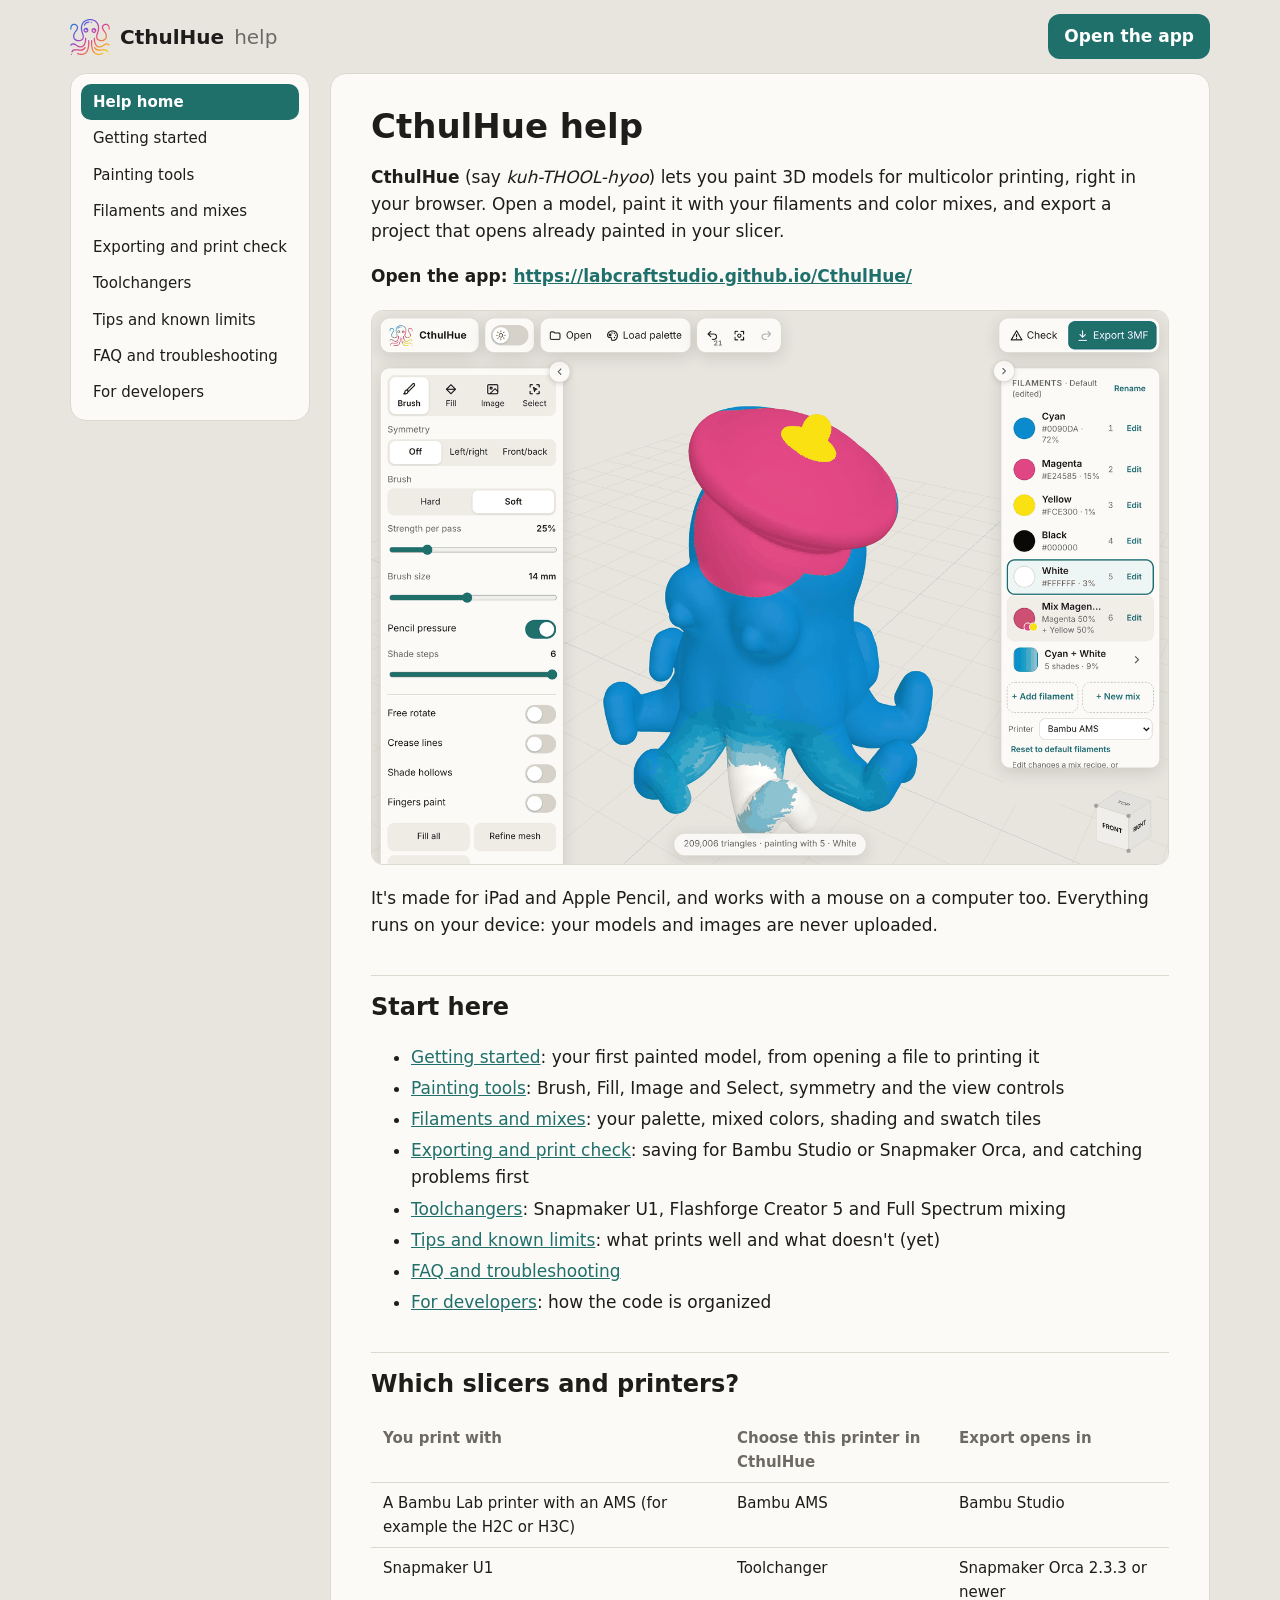
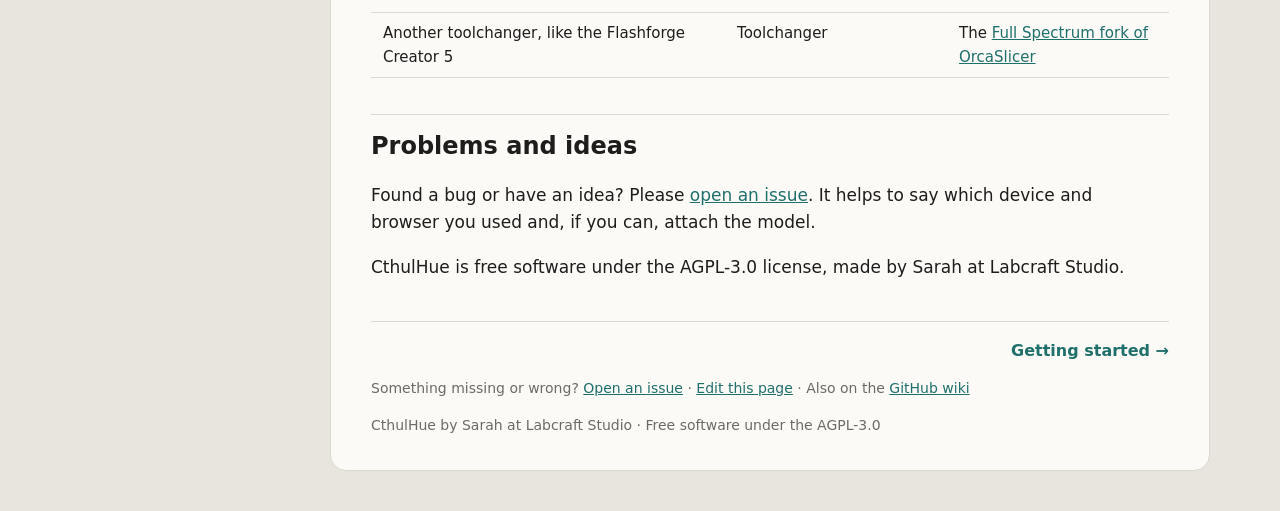
<file: help/index.html>
<!DOCTYPE html>
<html lang="en">
<head>
<meta charset="utf-8">
<meta name="viewport" content="width=device-width, initial-scale=1">
<title>CthulHue help · CthulHue help</title>
<meta name="description" content="CthulHue  lets you paint 3D models for multicolor printing, right in your browser. Open a model, paint it with your filaments and color mixes, and export a proj">
<link rel="stylesheet" href="help.css">
<script>try { var t = JSON.parse(localStorage.getItem('labcraft.theme') || 'null'); if (t) document.documentElement.dataset.theme = t; } catch (e) {}</script>
</head>
<body>
<svg width="0" height="0" style="position:absolute" aria-hidden="true"><defs><linearGradient id="logoGrad" x1="0" y1="0" x2="1" y2="1"><stop offset="0" stop-color="#0090DA"/><stop offset=".33" stop-color="#7B4FD6"/><stop offset=".55" stop-color="#E24585"/><stop offset=".78" stop-color="#F59A23"/><stop offset="1" stop-color="#FCE300"/></linearGradient><symbol id="logoMark" viewBox="0 0 1617 1465"><path fill="url(#logoGrad)" fill-rule="evenodd" d="M40.5,1462.6C31.2,1458.2 26.0,1450.0 26.0,1439.5C26.0,1412.8 62.8,1405.1 74.1,1429.5C76.2,1434.1 76.6,1442.4 74.8,1448.1C70.8,1461.6 53.6,1468.8 40.5,1462.6ZM437.0,1464.3C402.7,1461.7 359.9,1453.2 319.5,1441.0C295.8,1433.8 288.8,1430.7 284.5,1425.7C280.9,1421.6 278.0,1414.0 278.0,1408.9C278.0,1400.2 285.0,1389.7 293.4,1385.9C300.4,1382.7 306.4,1383.4 325.3,1389.5C360.1,1400.5 388.1,1407.0 419.3,1411.2C438.8,1413.8 483.3,1414.4 498.5,1412.2C552.3,1404.5 591.1,1385.8 625.8,1351.0C679.2,1297.5 713.1,1210.6 726.4,1093.0C730.1,1061.0 731.2,1040.4 731.7,995.5C732.2,950.9 731.7,933.3 728.8,896.9C727.9,885.1 727.9,881.3 729.0,877.6C730.8,871.2 735.0,865.7 740.7,862.3C744.8,859.9 746.6,859.5 753.0,859.5C761.5,859.5 766.3,861.5 771.7,867.2C776.5,872.2 778.1,877.1 779.5,892.0C782.5,922.3 783.2,944.7 782.7,996.5C782.2,1048.1 781.4,1064.2 777.5,1098.5C759.3,1255.1 706.2,1364.2 620.0,1421.5C607.1,1430.1 583.5,1442.0 568.6,1447.5C546.8,1455.5 519.3,1461.6 494.0,1463.9C483.5,1464.9 448.0,1465.1 437.0,1464.3ZM1139.0,1464.3C1078.7,1458.3 1031.7,1440.3 990.0,1407.2C969.9,1391.3 946.5,1365.5 930.6,1341.6C873.5,1256.2 843.9,1125.3 846.3,969.0C847.1,921.6 849.3,887.6 852.5,876.3C855.3,866.6 865.8,859.0 876.5,859.0C887.2,859.0 897.4,866.7 900.4,877.1C901.8,882.0 901.8,884.3 900.5,900.5C895.3,963.1 896.7,1039.5 904.0,1100.0C915.8,1197.0 941.8,1272.1 982.1,1326.3C997.4,1346.6 1018.6,1366.7 1039.0,1379.9C1049.9,1386.9 1070.7,1396.9 1083.6,1401.4C1095.1,1405.3 1111.9,1409.3 1127.7,1411.7C1141.1,1413.8 1188.2,1414.0 1203.5,1412.1C1235.7,1408.1 1269.6,1400.5 1302.4,1390.0C1327.1,1382.1 1333.4,1382.2 1342.5,1390.2C1348.4,1395.4 1351.0,1401.1 1351.0,1408.8C1351.0,1418.0 1347.8,1424.5 1340.7,1429.7C1336.9,1432.5 1307.8,1442.2 1285.9,1447.9C1240.1,1459.9 1202.3,1465.1 1163.6,1464.8C1152.0,1464.8 1140.9,1464.5 1139.0,1464.3ZM1582.6,1463.5C1570.1,1459.0 1563.2,1445.0 1567.2,1431.8C1568.7,1426.7 1575.4,1419.2 1580.5,1416.9C1585.7,1414.5 1596.8,1414.4 1601.3,1416.6C1607.7,1419.9 1611.3,1423.3 1613.8,1428.8C1619.9,1442.1 1614.6,1456.6 1601.5,1462.6C1595.8,1465.3 1588.6,1465.7 1582.6,1463.5ZM67.2,1362.3C61.5,1360.3 54.6,1353.2 52.6,1347.3C50.4,1340.8 50.6,1336.4 53.6,1326.8C64.3,1292.6 90.7,1261.4 123.0,1244.6C136.0,1237.9 144.4,1234.9 159.0,1231.7C180.0,1227.1 186.8,1226.5 218.5,1226.5C251.8,1226.6 255.2,1226.9 314.6,1235.0C366.2,1242.1 379.2,1243.3 404.5,1243.3C454.7,1243.3 494.0,1232.9 527.7,1210.7C549.8,1196.1 564.4,1180.6 583.4,1151.5C590.0,1141.3 595.3,1137.8 604.6,1137.2C612.9,1136.6 618.9,1138.9 624.5,1144.5C628.9,1148.8 632.0,1155.9 632.0,1161.5C632.0,1167.9 628.8,1175.0 620.1,1188.1C583.3,1243.6 530.3,1277.3 460.4,1289.9C441.1,1293.4 426.1,1294.3 395.9,1293.7C366.4,1293.2 361.0,1292.7 315.0,1286.4C259.5,1278.7 251.6,1277.9 224.5,1277.3C203.5,1276.9 196.2,1277.1 186.7,1278.4C170.2,1280.7 157.3,1284.2 147.9,1288.9C137.2,1294.3 131.9,1298.3 122.8,1307.8C112.5,1318.6 106.7,1328.6 99.6,1348.1C95.1,1360.4 80.3,1367.0 67.2,1362.3ZM1517.4,1361.5C1509.9,1357.8 1507.4,1354.5 1502.0,1341.3C1495.5,1325.2 1490.0,1316.2 1481.0,1307.0C1459.4,1284.9 1434.8,1277.0 1387.0,1277.0C1363.4,1277.0 1345.2,1278.7 1296.5,1285.4C1251.8,1291.6 1240.3,1292.8 1218.5,1294.0C1176.2,1296.2 1135.5,1290.9 1100.0,1278.5C1087.6,1274.2 1065.5,1263.8 1055.0,1257.3C1035.3,1245.1 1012.6,1225.2 998.3,1207.5C990.6,1198.0 977.7,1178.8 975.0,1172.8C972.6,1167.5 972.4,1157.4 974.5,1152.2C976.6,1147.3 982.5,1141.2 987.5,1138.9C992.1,1136.8 1000.4,1136.4 1006.1,1138.1C1012.3,1140.0 1016.3,1144.2 1026.4,1159.3C1041.9,1182.6 1055.0,1196.0 1075.9,1210.1C1104.6,1229.5 1138.0,1239.9 1181.5,1243.0C1206.8,1244.9 1229.4,1243.2 1286.4,1235.4C1340.1,1228.1 1351.8,1226.9 1377.6,1226.3C1439.4,1224.9 1476.7,1235.4 1508.7,1263.2C1527.4,1279.5 1542.3,1301.6 1550.0,1324.6C1554.7,1338.3 1553.8,1347.3 1547.1,1355.1C1539.8,1363.8 1527.3,1366.4 1517.4,1361.5ZM404.5,1161.4C367.5,1157.3 330.7,1145.4 298.1,1127.0C291.8,1123.4 272.6,1111.3 255.6,1100.1C215.0,1073.4 204.4,1067.0 187.5,1058.9C171.4,1051.2 159.3,1046.9 144.7,1043.9C131.5,1041.2 112.6,1041.7 101.0,1045.0C82.0,1050.5 68.3,1059.1 46.2,1079.2C37.5,1087.1 31.6,1089.6 23.5,1088.7C16.8,1088.0 11.3,1085.2 6.8,1080.2C2.4,1075.4 0.6,1070.2 0.7,1063.0C0.7,1054.7 3.8,1049.3 13.9,1039.9C65.2,991.7 118.1,979.7 182.2,1001.6C196.8,1006.6 222.2,1018.6 237.0,1027.5C242.2,1030.7 260.7,1042.6 278.0,1054.0C295.3,1065.4 313.9,1077.3 319.3,1080.4C375.5,1113.3 437.4,1120.1 482.7,1098.4C495.1,1092.5 507.9,1083.1 520.9,1070.5C540.1,1051.9 552.6,1034.6 565.1,1009.7C580.8,978.4 589.3,951.4 596.4,909.2C604.4,862.4 606.5,837.9 605.7,803.2C605.3,783.4 605.4,778.1 606.6,774.7C609.9,765.3 617.8,759.2 627.9,758.3C636.4,757.5 642.7,759.9 648.3,765.9C655.2,773.3 656.1,777.2 656.7,805.2C657.5,838.2 655.0,868.6 647.9,910.5C639.2,962.3 629.8,993.4 612.0,1029.5C598.3,1057.2 585.2,1076.8 567.9,1095.5C534.3,1131.8 501.1,1151.1 458.5,1159.1C447.7,1161.1 414.9,1162.5 404.5,1161.4ZM1170.3,1160.9C1138.3,1157.2 1107.0,1144.7 1082.0,1125.8C1028.4,1085.2 990.6,1019.2 974.1,937.3C962.3,879.0 957.5,823.0 961.0,786.8C962.1,775.1 963.8,770.9 969.2,765.3C981.9,752.3 1004.3,757.5 1010.4,774.7C1011.6,778.0 1011.7,783.5 1011.3,803.6C1010.5,838.0 1012.7,862.5 1020.6,909.2C1027.7,951.4 1036.2,978.4 1051.9,1009.7C1075.9,1057.6 1110.9,1091.6 1149.3,1104.4C1164.2,1109.3 1172.8,1110.5 1194.5,1110.4C1212.3,1110.4 1215.9,1110.1 1227.4,1107.6C1252.0,1102.5 1275.8,1093.3 1297.5,1080.6C1303.0,1077.4 1321.7,1065.4 1339.0,1054.0C1375.6,1030.0 1382.2,1025.9 1398.5,1017.4C1430.4,1000.8 1459.2,992.3 1487.0,991.3C1522.7,990.0 1553.2,1000.3 1584.5,1024.0C1598.0,1034.2 1610.1,1046.0 1613.5,1052.1C1622.0,1067.7 1611.5,1086.9 1593.5,1088.7C1585.4,1089.6 1579.5,1087.1 1570.8,1079.2C1553.4,1063.4 1543.8,1056.5 1530.3,1050.4C1516.1,1043.9 1509.4,1042.5 1492.0,1042.5C1478.2,1042.5 1475.3,1042.8 1465.5,1045.4C1451.6,1049.0 1439.9,1053.5 1424.0,1061.6C1409.5,1068.9 1400.2,1074.7 1361.0,1100.4C1345.3,1110.7 1327.4,1122.1 1321.2,1125.7C1290.0,1143.8 1252.5,1156.5 1218.4,1160.5C1204.7,1162.1 1182.2,1162.3 1170.3,1160.9ZM328.0,909.0C292.6,905.5 257.3,895.5 227.6,880.2C167.8,849.7 130.8,798.6 120.4,732.5C117.8,715.9 118.1,683.9 120.9,665.1C126.7,626.8 141.7,585.5 163.8,546.5C172.8,530.6 189.3,506.6 211.8,476.3C251.4,423.1 263.4,402.4 270.8,375.1C273.0,366.7 273.3,363.5 273.4,349.5C273.4,330.7 271.8,323.4 264.4,308.0C248.6,275.1 222.6,253.0 188.9,243.8C181.5,241.8 178.2,241.5 162.0,241.5C140.5,241.5 133.2,243.0 117.1,250.6C89.8,263.5 71.2,286.9 60.7,322.0C54.2,343.3 52.8,354.7 52.1,390.5C51.4,425.5 51.3,426.2 45.1,433.3C35.4,444.3 17.1,444.0 7.5,432.7C1.4,425.6 0.6,421.0 0.7,392.0C0.7,356.7 3.5,335.0 11.6,307.5C21.0,275.7 34.6,252.4 56.2,231.5C78.4,209.9 107.2,196.0 140.0,191.0C152.1,189.2 175.8,189.6 189.0,191.9C253.0,202.9 305.2,252.2 321.6,317.3C325.4,332.4 326.1,356.7 323.1,373.5C319.0,396.2 308.3,423.3 294.0,447.0C284.7,462.5 273.3,478.8 251.4,508.2C222.5,546.8 212.0,563.0 198.8,589.4C185.5,615.8 177.0,640.1 171.8,666.0C168.7,681.4 168.5,717.4 171.3,731.3C178.0,764.1 196.1,795.1 220.3,814.8C242.7,833.1 272.4,846.9 303.5,853.3C324.4,857.7 331.8,858.3 358.6,857.7C380.4,857.3 385.0,856.9 395.7,854.6C450.5,842.9 488.5,812.7 502.9,769.4C511.6,743.3 512.8,710.9 506.4,676.1C501.6,649.8 496.7,633.8 474.6,571.9C454.6,515.5 447.6,491.2 441.5,455.5C420.1,330.1 445.3,212.2 511.0,130.6C522.6,116.2 547.7,91.3 561.0,81.1C615.3,39.1 682.1,12.9 759.0,3.3C779.7,0.7 834.3,0.7 855.0,3.3C887.1,7.3 911.8,12.9 941.3,22.9C1002.9,43.8 1043.3,67.0 1079.3,101.9C1113.2,134.8 1137.5,171.1 1154.8,215.0C1187.1,296.6 1191.8,394.8 1167.9,491.8C1162.2,515.2 1157.7,529.2 1141.0,575.9C1125.3,619.9 1118.8,639.8 1114.6,657.1C1104.1,700.3 1104.0,741.7 1114.5,771.0C1121.0,789.0 1130.2,803.1 1144.2,816.6C1164.8,836.4 1193.9,850.0 1228.5,856.1C1245.9,859.1 1279.2,859.4 1297.5,856.6C1342.3,849.8 1379.3,832.6 1405.6,806.5C1427.3,784.9 1440.5,759.5 1446.1,728.5C1448.0,717.9 1448.2,714.1 1447.7,696.0C1447.3,678.2 1446.8,673.6 1444.2,661.5C1437.3,629.4 1424.0,596.9 1404.2,564.0C1394.7,548.1 1387.9,538.3 1364.9,507.5C1333.6,465.4 1321.4,446.5 1309.5,421.7C1287.2,375.1 1283.5,330.2 1298.9,290.5C1305.5,273.3 1315.9,258.1 1331.5,242.5C1345.6,228.5 1357.7,219.9 1376.5,210.6C1403.2,197.3 1424.1,192.1 1454.0,191.3C1476.8,190.7 1489.4,192.4 1507.0,198.5C1565.8,219.0 1602.5,269.2 1613.4,344.0C1617.2,370.3 1617.8,411.7 1614.5,423.5C1609.3,442.2 1584.2,447.6 1571.6,432.8C1565.5,425.8 1565.0,422.6 1565.0,394.8C1565.0,359.4 1562.2,338.1 1554.5,316.0C1543.2,283.7 1526.1,263.1 1500.5,251.0C1482.9,242.6 1466.9,240.0 1447.0,242.0C1403.8,246.4 1365.0,270.8 1348.9,303.5C1342.7,316.2 1340.8,325.1 1340.7,341.5C1340.7,356.9 1342.1,365.5 1347.1,380.1C1356.0,406.4 1368.1,426.3 1406.5,478.1C1428.1,507.2 1444.4,531.0 1453.2,546.5C1475.4,585.6 1490.4,627.1 1496.1,665.5C1498.9,684.1 1499.1,716.4 1496.6,732.5C1485.8,800.8 1446.7,852.9 1383.5,883.1C1357.4,895.5 1330.6,903.4 1300.0,907.7C1281.1,910.3 1244.1,910.1 1225.5,907.2C1178.0,899.8 1138.7,881.8 1110.0,854.3C1079.5,825.1 1063.2,792.3 1057.4,748.5C1055.0,730.1 1055.9,693.6 1059.4,673.4C1064.6,643.0 1071.5,619.3 1091.5,563.5C1106.8,520.8 1112.9,502.3 1117.1,485.5C1141.2,390.3 1136.0,296.5 1102.5,222.0C1077.6,166.4 1035.0,121.2 982.9,95.0C942.3,74.5 895.8,59.9 854.0,54.4C834.9,51.9 790.5,51.4 771.0,53.4C710.1,59.8 657.0,78.0 611.0,108.1C580.3,128.2 552.5,156.5 533.3,187.0C488.7,257.9 474.3,352.4 492.6,453.0C498.3,484.3 503.7,502.4 525.5,563.5C553.2,641.0 559.8,668.9 560.7,711.6C561.4,743.2 559.0,762.1 551.4,785.0C542.3,812.3 529.2,832.9 507.9,853.5C478.3,882.1 439.9,899.8 391.5,907.1C376.4,909.4 342.8,910.4 328.0,909.0ZM952.6,568.0C923.8,563.4 898.1,547.3 882.1,523.7C876.9,516.1 871.1,502.8 868.3,492.2C866.0,483.8 865.7,480.5 865.7,467.5C865.7,454.6 866.1,451.2 868.3,442.9C873.1,424.7 881.9,409.3 894.7,396.5C916.0,375.1 946.2,364.1 975.2,367.1C1000.2,369.6 1020.2,379.0 1037.6,396.4C1050.5,409.4 1057.9,421.9 1063.7,440.6C1066.2,448.8 1066.4,450.9 1066.4,467.0C1066.5,487.4 1065.0,495.0 1057.5,510.7C1051.9,522.5 1048.4,527.6 1038.6,537.8C1025.2,551.8 1008.8,561.2 989.9,565.9C980.2,568.3 961.3,569.3 952.6,568.0ZM625.8,554.4C616.7,552.8 603.9,548.2 596.1,543.9C571.2,529.9 553.7,507.3 546.4,479.5C544.1,470.9 543.7,467.5 543.7,455.0C543.7,442.5 544.1,439.1 546.4,430.5C561.9,371.6 622.1,339.9 679.5,360.4C709.1,371.0 732.0,395.7 741.7,427.5C744.2,435.9 744.4,437.7 744.4,455.0C744.4,472.3 744.2,474.1 741.7,482.5C730.3,519.8 701.5,546.4 664.3,553.9C652.5,556.3 637.5,556.5 625.8,554.4ZM975.6,516.9C990.5,514.2 1004.1,503.7 1011.2,489.2C1015.2,481.2 1015.5,480.2 1015.8,470.4C1016.4,456.5 1016.2,456.2 1010.3,460.3C1002.9,465.5 998.1,467.0 988.5,467.0C976.6,467.0 970.3,464.5 962.4,456.6C958.0,452.1 955.7,448.9 954.1,444.7C951.9,438.6 951.1,428.3 952.4,422.2C953.1,419.1 953.1,419.0 950.6,419.9C938.0,424.8 927.2,434.2 921.6,445.3C903.1,482.2 934.9,524.3 975.6,516.9ZM656.0,503.9C667.7,501.2 681.3,491.3 687.3,480.9C692.2,472.5 694.0,465.6 694.0,454.8C694.0,448.9 693.6,445.0 693.0,445.0C692.4,445.0 690.1,446.3 687.9,448.0C678.1,455.1 665.8,456.8 653.9,452.8C648.7,451.1 646.3,449.5 640.9,444.1C631.9,435.1 629.7,429.2 630.2,416.2C630.4,411.2 630.2,407.0 629.8,407.0C626.7,407.0 613.8,415.0 608.8,420.0C589.4,439.5 589.5,470.5 609.0,490.0C616.1,497.1 622.8,501.2 631.1,503.4C637.5,505.1 649.7,505.4 656.0,503.9ZM569.9,275.2C560.5,270.4 555.2,260.9 556.3,250.5C557.4,239.3 567.2,216.2 577.6,200.2C606.1,156.3 650.8,125.5 708.2,110.5C725.7,106.0 747.8,102.0 756.5,101.8C772.0,101.5 782.9,111.7 783.0,126.6C783.0,133.7 781.3,138.5 776.8,143.5C771.9,149.1 767.1,151.0 750.6,153.6C723.2,158.0 705.3,163.4 684.4,173.4C663.1,183.7 647.8,195.1 632.2,212.3C621.2,224.5 611.9,240.6 606.6,256.6C603.8,265.0 601.1,269.6 596.7,273.0C589.3,278.8 578.7,279.7 569.9,275.2ZM851.9,163.7C845.9,161.5 841.4,158.2 838.7,154.3C835.0,148.9 834.0,145.7 834.0,139.1C834.0,122.0 851.0,109.9 867.1,115.5C884.3,121.6 889.6,142.5 877.6,156.7C872.2,163.1 859.5,166.5 851.9,163.7Z"/></symbol></defs></svg>
<header>
  <a class="brand" href="index.html"><svg class="logo" viewBox="0 0 1617 1465" aria-hidden="true"><use href="#logoMark"/></svg>CthulHue <span>help</span></a>
  <a class="open" href="../">Open the app</a>
</header>
<div class="wrap">
<nav aria-label="Help pages">
<a href="index.html" class="on" aria-current="page">Help home</a>
<a href="Getting-started.html">Getting started</a>
<a href="Painting-tools.html">Painting tools</a>
<a href="Filaments-and-mixes.html">Filaments and mixes</a>
<a href="Exporting.html">Exporting and print check</a>
<a href="Toolchangers.html">Toolchangers</a>
<a href="Tips-and-limits.html">Tips and known limits</a>
<a href="FAQ.html">FAQ and troubleshooting</a>
<a href="For-developers.html">For developers</a>
</nav>
<main>
<h1>CthulHue help</h1>
<p><strong>CthulHue</strong> (say <em>kuh-THOOL-hyoo</em>) lets you paint 3D models for multicolor printing, right in your browser. Open a model, paint it with your filaments and color mixes, and export a project that opens already painted in your slicer.</p>
<p><strong>Open the app: <a href="https://labcraftstudio.github.io/CthulHue/">https://labcraftstudio.github.io/CthulHue/</a></strong></p>
<figure><img src="images/overview.png" alt="The sample octopus painted in CthulHue" loading="lazy"></figure>
<p>It's made for iPad and Apple Pencil, and works with a mouse on a computer too. Everything runs on your device: your models and images are never uploaded.</p>
<h2 id="start-here">Start here</h2>
<ul><li><a href="Getting-started.html">Getting started</a>: your first painted model, from opening a file to printing it</li><li><a href="Painting-tools.html">Painting tools</a>: Brush, Fill, Image and Select, symmetry and the view controls</li><li><a href="Filaments-and-mixes.html">Filaments and mixes</a>: your palette, mixed colors, shading and swatch tiles</li><li><a href="Exporting.html">Exporting and print check</a>: saving for Bambu Studio or Snapmaker Orca, and catching problems first</li><li><a href="Toolchangers.html">Toolchangers</a>: Snapmaker U1, Flashforge Creator 5 and Full Spectrum mixing</li><li><a href="Tips-and-limits.html">Tips and known limits</a>: what prints well and what doesn't (yet)</li><li><a href="FAQ.html">FAQ and troubleshooting</a></li><li><a href="For-developers.html">For developers</a>: how the code is organized</li></ul>
<h2 id="which-slicers-and-printers">Which slicers and printers?</h2>
<div class="table"><table><thead><tr><th>You print with</th><th>Choose this printer in CthulHue</th><th>Export opens in</th></tr></thead><tbody><tr><td>A Bambu Lab printer with an AMS (for example the H2C or H3C)</td><td>Bambu AMS</td><td>Bambu Studio</td></tr><tr><td>Snapmaker U1</td><td>Toolchanger</td><td>Snapmaker Orca 2.3.3 or newer</td></tr><tr><td>Another toolchanger, like the Flashforge Creator 5</td><td>Toolchanger</td><td>The <a href="https://github.com/ratdoux/OrcaSlicer-FullSpectrum">Full Spectrum fork of OrcaSlicer</a></td></tr></tbody></table></div>
<h2 id="problems-and-ideas">Problems and ideas</h2>
<p>Found a bug or have an idea? Please <a href="https://github.com/LabcraftStudio/CthulHue/issues">open an issue</a>. It helps to say which device and browser you used and, if you can, attach the model.</p>
<p>CthulHue is free software under the AGPL-3.0 license, made by Sarah at Labcraft Studio.</p>
<footer>
  <div class="pn"><span></span><a href="Getting-started.html">Getting started →</a></div>
  <p>Something missing or wrong? <a href="https://github.com/LabcraftStudio/CthulHue/issues">Open an issue</a> · <a href="https://github.com/LabcraftStudio/CthulHue/edit/main/docs/Home.md">Edit this page</a> · Also on the <a href="https://github.com/LabcraftStudio/CthulHue/wiki/Home">GitHub wiki</a></p>
  <p>CthulHue by Sarah at Labcraft Studio · Free software under the AGPL-3.0</p>
</footer>
</main>
</div>
</body>
</html>
</file>
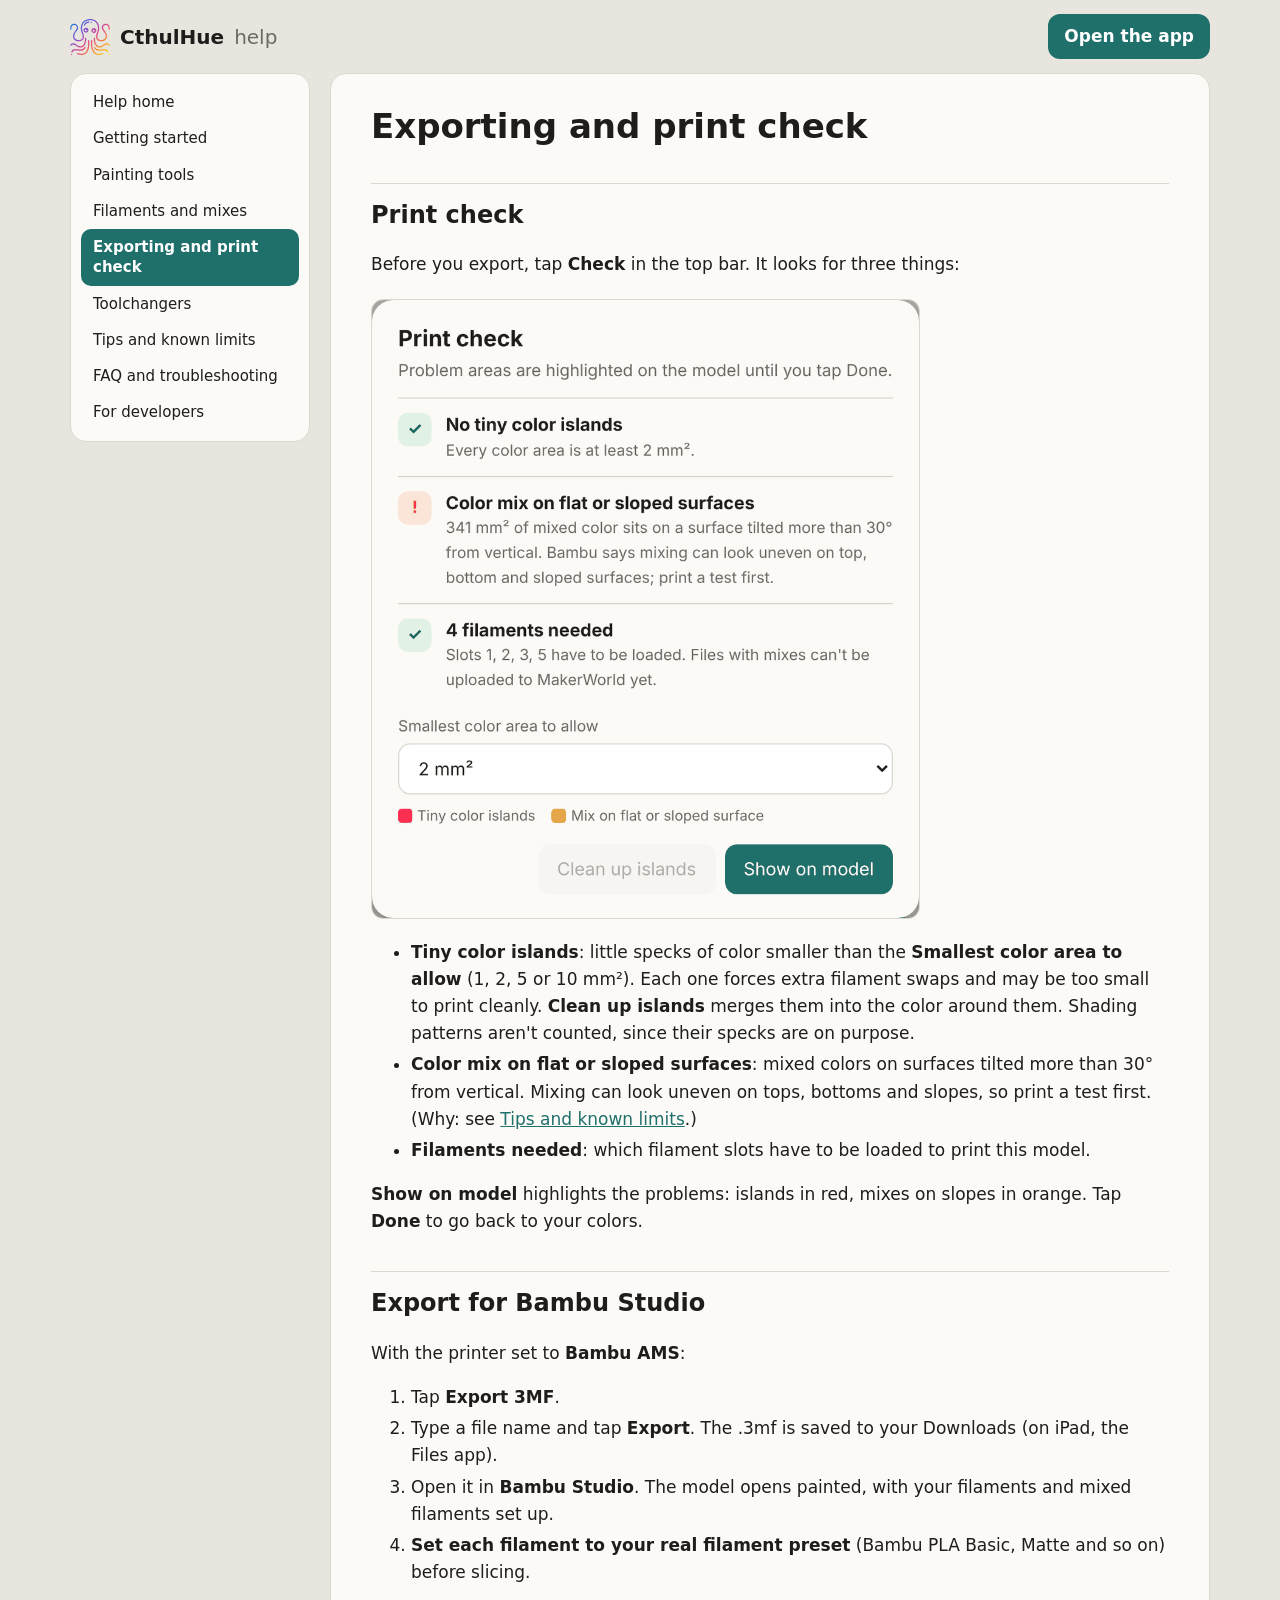
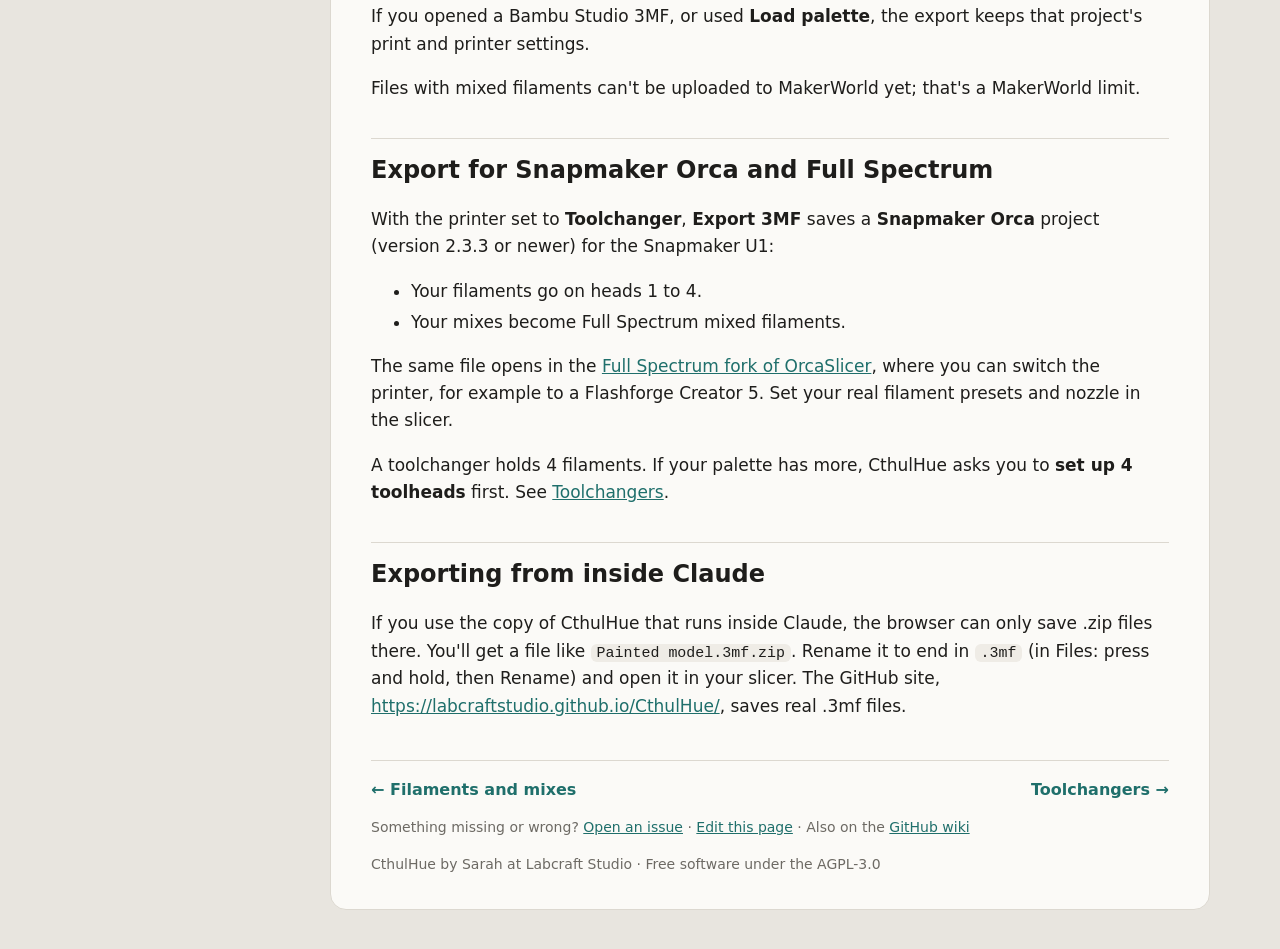
<file: help/Exporting.html>
<!DOCTYPE html>
<html lang="en">
<head>
<meta charset="utf-8">
<meta name="viewport" content="width=device-width, initial-scale=1">
<title>Exporting and print check · CthulHue help</title>
<meta name="description" content="Before you export, tap Check in the top bar. It looks for three things:">
<link rel="stylesheet" href="help.css">
<script>try { var t = JSON.parse(localStorage.getItem('labcraft.theme') || 'null'); if (t) document.documentElement.dataset.theme = t; } catch (e) {}</script>
</head>
<body>
<svg width="0" height="0" style="position:absolute" aria-hidden="true"><defs><linearGradient id="logoGrad" x1="0" y1="0" x2="1" y2="1"><stop offset="0" stop-color="#0090DA"/><stop offset=".33" stop-color="#7B4FD6"/><stop offset=".55" stop-color="#E24585"/><stop offset=".78" stop-color="#F59A23"/><stop offset="1" stop-color="#FCE300"/></linearGradient><symbol id="logoMark" viewBox="0 0 1617 1465"><path fill="url(#logoGrad)" fill-rule="evenodd" d="M40.5,1462.6C31.2,1458.2 26.0,1450.0 26.0,1439.5C26.0,1412.8 62.8,1405.1 74.1,1429.5C76.2,1434.1 76.6,1442.4 74.8,1448.1C70.8,1461.6 53.6,1468.8 40.5,1462.6ZM437.0,1464.3C402.7,1461.7 359.9,1453.2 319.5,1441.0C295.8,1433.8 288.8,1430.7 284.5,1425.7C280.9,1421.6 278.0,1414.0 278.0,1408.9C278.0,1400.2 285.0,1389.7 293.4,1385.9C300.4,1382.7 306.4,1383.4 325.3,1389.5C360.1,1400.5 388.1,1407.0 419.3,1411.2C438.8,1413.8 483.3,1414.4 498.5,1412.2C552.3,1404.5 591.1,1385.8 625.8,1351.0C679.2,1297.5 713.1,1210.6 726.4,1093.0C730.1,1061.0 731.2,1040.4 731.7,995.5C732.2,950.9 731.7,933.3 728.8,896.9C727.9,885.1 727.9,881.3 729.0,877.6C730.8,871.2 735.0,865.7 740.7,862.3C744.8,859.9 746.6,859.5 753.0,859.5C761.5,859.5 766.3,861.5 771.7,867.2C776.5,872.2 778.1,877.1 779.5,892.0C782.5,922.3 783.2,944.7 782.7,996.5C782.2,1048.1 781.4,1064.2 777.5,1098.5C759.3,1255.1 706.2,1364.2 620.0,1421.5C607.1,1430.1 583.5,1442.0 568.6,1447.5C546.8,1455.5 519.3,1461.6 494.0,1463.9C483.5,1464.9 448.0,1465.1 437.0,1464.3ZM1139.0,1464.3C1078.7,1458.3 1031.7,1440.3 990.0,1407.2C969.9,1391.3 946.5,1365.5 930.6,1341.6C873.5,1256.2 843.9,1125.3 846.3,969.0C847.1,921.6 849.3,887.6 852.5,876.3C855.3,866.6 865.8,859.0 876.5,859.0C887.2,859.0 897.4,866.7 900.4,877.1C901.8,882.0 901.8,884.3 900.5,900.5C895.3,963.1 896.7,1039.5 904.0,1100.0C915.8,1197.0 941.8,1272.1 982.1,1326.3C997.4,1346.6 1018.6,1366.7 1039.0,1379.9C1049.9,1386.9 1070.7,1396.9 1083.6,1401.4C1095.1,1405.3 1111.9,1409.3 1127.7,1411.7C1141.1,1413.8 1188.2,1414.0 1203.5,1412.1C1235.7,1408.1 1269.6,1400.5 1302.4,1390.0C1327.1,1382.1 1333.4,1382.2 1342.5,1390.2C1348.4,1395.4 1351.0,1401.1 1351.0,1408.8C1351.0,1418.0 1347.8,1424.5 1340.7,1429.7C1336.9,1432.5 1307.8,1442.2 1285.9,1447.9C1240.1,1459.9 1202.3,1465.1 1163.6,1464.8C1152.0,1464.8 1140.9,1464.5 1139.0,1464.3ZM1582.6,1463.5C1570.1,1459.0 1563.2,1445.0 1567.2,1431.8C1568.7,1426.7 1575.4,1419.2 1580.5,1416.9C1585.7,1414.5 1596.8,1414.4 1601.3,1416.6C1607.7,1419.9 1611.3,1423.3 1613.8,1428.8C1619.9,1442.1 1614.6,1456.6 1601.5,1462.6C1595.8,1465.3 1588.6,1465.7 1582.6,1463.5ZM67.2,1362.3C61.5,1360.3 54.6,1353.2 52.6,1347.3C50.4,1340.8 50.6,1336.4 53.6,1326.8C64.3,1292.6 90.7,1261.4 123.0,1244.6C136.0,1237.9 144.4,1234.9 159.0,1231.7C180.0,1227.1 186.8,1226.5 218.5,1226.5C251.8,1226.6 255.2,1226.9 314.6,1235.0C366.2,1242.1 379.2,1243.3 404.5,1243.3C454.7,1243.3 494.0,1232.9 527.7,1210.7C549.8,1196.1 564.4,1180.6 583.4,1151.5C590.0,1141.3 595.3,1137.8 604.6,1137.2C612.9,1136.6 618.9,1138.9 624.5,1144.5C628.9,1148.8 632.0,1155.9 632.0,1161.5C632.0,1167.9 628.8,1175.0 620.1,1188.1C583.3,1243.6 530.3,1277.3 460.4,1289.9C441.1,1293.4 426.1,1294.3 395.9,1293.7C366.4,1293.2 361.0,1292.7 315.0,1286.4C259.5,1278.7 251.6,1277.9 224.5,1277.3C203.5,1276.9 196.2,1277.1 186.7,1278.4C170.2,1280.7 157.3,1284.2 147.9,1288.9C137.2,1294.3 131.9,1298.3 122.8,1307.8C112.5,1318.6 106.7,1328.6 99.6,1348.1C95.1,1360.4 80.3,1367.0 67.2,1362.3ZM1517.4,1361.5C1509.9,1357.8 1507.4,1354.5 1502.0,1341.3C1495.5,1325.2 1490.0,1316.2 1481.0,1307.0C1459.4,1284.9 1434.8,1277.0 1387.0,1277.0C1363.4,1277.0 1345.2,1278.7 1296.5,1285.4C1251.8,1291.6 1240.3,1292.8 1218.5,1294.0C1176.2,1296.2 1135.5,1290.9 1100.0,1278.5C1087.6,1274.2 1065.5,1263.8 1055.0,1257.3C1035.3,1245.1 1012.6,1225.2 998.3,1207.5C990.6,1198.0 977.7,1178.8 975.0,1172.8C972.6,1167.5 972.4,1157.4 974.5,1152.2C976.6,1147.3 982.5,1141.2 987.5,1138.9C992.1,1136.8 1000.4,1136.4 1006.1,1138.1C1012.3,1140.0 1016.3,1144.2 1026.4,1159.3C1041.9,1182.6 1055.0,1196.0 1075.9,1210.1C1104.6,1229.5 1138.0,1239.9 1181.5,1243.0C1206.8,1244.9 1229.4,1243.2 1286.4,1235.4C1340.1,1228.1 1351.8,1226.9 1377.6,1226.3C1439.4,1224.9 1476.7,1235.4 1508.7,1263.2C1527.4,1279.5 1542.3,1301.6 1550.0,1324.6C1554.7,1338.3 1553.8,1347.3 1547.1,1355.1C1539.8,1363.8 1527.3,1366.4 1517.4,1361.5ZM404.5,1161.4C367.5,1157.3 330.7,1145.4 298.1,1127.0C291.8,1123.4 272.6,1111.3 255.6,1100.1C215.0,1073.4 204.4,1067.0 187.5,1058.9C171.4,1051.2 159.3,1046.9 144.7,1043.9C131.5,1041.2 112.6,1041.7 101.0,1045.0C82.0,1050.5 68.3,1059.1 46.2,1079.2C37.5,1087.1 31.6,1089.6 23.5,1088.7C16.8,1088.0 11.3,1085.2 6.8,1080.2C2.4,1075.4 0.6,1070.2 0.7,1063.0C0.7,1054.7 3.8,1049.3 13.9,1039.9C65.2,991.7 118.1,979.7 182.2,1001.6C196.8,1006.6 222.2,1018.6 237.0,1027.5C242.2,1030.7 260.7,1042.6 278.0,1054.0C295.3,1065.4 313.9,1077.3 319.3,1080.4C375.5,1113.3 437.4,1120.1 482.7,1098.4C495.1,1092.5 507.9,1083.1 520.9,1070.5C540.1,1051.9 552.6,1034.6 565.1,1009.7C580.8,978.4 589.3,951.4 596.4,909.2C604.4,862.4 606.5,837.9 605.7,803.2C605.3,783.4 605.4,778.1 606.6,774.7C609.9,765.3 617.8,759.2 627.9,758.3C636.4,757.5 642.7,759.9 648.3,765.9C655.2,773.3 656.1,777.2 656.7,805.2C657.5,838.2 655.0,868.6 647.9,910.5C639.2,962.3 629.8,993.4 612.0,1029.5C598.3,1057.2 585.2,1076.8 567.9,1095.5C534.3,1131.8 501.1,1151.1 458.5,1159.1C447.7,1161.1 414.9,1162.5 404.5,1161.4ZM1170.3,1160.9C1138.3,1157.2 1107.0,1144.7 1082.0,1125.8C1028.4,1085.2 990.6,1019.2 974.1,937.3C962.3,879.0 957.5,823.0 961.0,786.8C962.1,775.1 963.8,770.9 969.2,765.3C981.9,752.3 1004.3,757.5 1010.4,774.7C1011.6,778.0 1011.7,783.5 1011.3,803.6C1010.5,838.0 1012.7,862.5 1020.6,909.2C1027.7,951.4 1036.2,978.4 1051.9,1009.7C1075.9,1057.6 1110.9,1091.6 1149.3,1104.4C1164.2,1109.3 1172.8,1110.5 1194.5,1110.4C1212.3,1110.4 1215.9,1110.1 1227.4,1107.6C1252.0,1102.5 1275.8,1093.3 1297.5,1080.6C1303.0,1077.4 1321.7,1065.4 1339.0,1054.0C1375.6,1030.0 1382.2,1025.9 1398.5,1017.4C1430.4,1000.8 1459.2,992.3 1487.0,991.3C1522.7,990.0 1553.2,1000.3 1584.5,1024.0C1598.0,1034.2 1610.1,1046.0 1613.5,1052.1C1622.0,1067.7 1611.5,1086.9 1593.5,1088.7C1585.4,1089.6 1579.5,1087.1 1570.8,1079.2C1553.4,1063.4 1543.8,1056.5 1530.3,1050.4C1516.1,1043.9 1509.4,1042.5 1492.0,1042.5C1478.2,1042.5 1475.3,1042.8 1465.5,1045.4C1451.6,1049.0 1439.9,1053.5 1424.0,1061.6C1409.5,1068.9 1400.2,1074.7 1361.0,1100.4C1345.3,1110.7 1327.4,1122.1 1321.2,1125.7C1290.0,1143.8 1252.5,1156.5 1218.4,1160.5C1204.7,1162.1 1182.2,1162.3 1170.3,1160.9ZM328.0,909.0C292.6,905.5 257.3,895.5 227.6,880.2C167.8,849.7 130.8,798.6 120.4,732.5C117.8,715.9 118.1,683.9 120.9,665.1C126.7,626.8 141.7,585.5 163.8,546.5C172.8,530.6 189.3,506.6 211.8,476.3C251.4,423.1 263.4,402.4 270.8,375.1C273.0,366.7 273.3,363.5 273.4,349.5C273.4,330.7 271.8,323.4 264.4,308.0C248.6,275.1 222.6,253.0 188.9,243.8C181.5,241.8 178.2,241.5 162.0,241.5C140.5,241.5 133.2,243.0 117.1,250.6C89.8,263.5 71.2,286.9 60.7,322.0C54.2,343.3 52.8,354.7 52.1,390.5C51.4,425.5 51.3,426.2 45.1,433.3C35.4,444.3 17.1,444.0 7.5,432.7C1.4,425.6 0.6,421.0 0.7,392.0C0.7,356.7 3.5,335.0 11.6,307.5C21.0,275.7 34.6,252.4 56.2,231.5C78.4,209.9 107.2,196.0 140.0,191.0C152.1,189.2 175.8,189.6 189.0,191.9C253.0,202.9 305.2,252.2 321.6,317.3C325.4,332.4 326.1,356.7 323.1,373.5C319.0,396.2 308.3,423.3 294.0,447.0C284.7,462.5 273.3,478.8 251.4,508.2C222.5,546.8 212.0,563.0 198.8,589.4C185.5,615.8 177.0,640.1 171.8,666.0C168.7,681.4 168.5,717.4 171.3,731.3C178.0,764.1 196.1,795.1 220.3,814.8C242.7,833.1 272.4,846.9 303.5,853.3C324.4,857.7 331.8,858.3 358.6,857.7C380.4,857.3 385.0,856.9 395.7,854.6C450.5,842.9 488.5,812.7 502.9,769.4C511.6,743.3 512.8,710.9 506.4,676.1C501.6,649.8 496.7,633.8 474.6,571.9C454.6,515.5 447.6,491.2 441.5,455.5C420.1,330.1 445.3,212.2 511.0,130.6C522.6,116.2 547.7,91.3 561.0,81.1C615.3,39.1 682.1,12.9 759.0,3.3C779.7,0.7 834.3,0.7 855.0,3.3C887.1,7.3 911.8,12.9 941.3,22.9C1002.9,43.8 1043.3,67.0 1079.3,101.9C1113.2,134.8 1137.5,171.1 1154.8,215.0C1187.1,296.6 1191.8,394.8 1167.9,491.8C1162.2,515.2 1157.7,529.2 1141.0,575.9C1125.3,619.9 1118.8,639.8 1114.6,657.1C1104.1,700.3 1104.0,741.7 1114.5,771.0C1121.0,789.0 1130.2,803.1 1144.2,816.6C1164.8,836.4 1193.9,850.0 1228.5,856.1C1245.9,859.1 1279.2,859.4 1297.5,856.6C1342.3,849.8 1379.3,832.6 1405.6,806.5C1427.3,784.9 1440.5,759.5 1446.1,728.5C1448.0,717.9 1448.2,714.1 1447.7,696.0C1447.3,678.2 1446.8,673.6 1444.2,661.5C1437.3,629.4 1424.0,596.9 1404.2,564.0C1394.7,548.1 1387.9,538.3 1364.9,507.5C1333.6,465.4 1321.4,446.5 1309.5,421.7C1287.2,375.1 1283.5,330.2 1298.9,290.5C1305.5,273.3 1315.9,258.1 1331.5,242.5C1345.6,228.5 1357.7,219.9 1376.5,210.6C1403.2,197.3 1424.1,192.1 1454.0,191.3C1476.8,190.7 1489.4,192.4 1507.0,198.5C1565.8,219.0 1602.5,269.2 1613.4,344.0C1617.2,370.3 1617.8,411.7 1614.5,423.5C1609.3,442.2 1584.2,447.6 1571.6,432.8C1565.5,425.8 1565.0,422.6 1565.0,394.8C1565.0,359.4 1562.2,338.1 1554.5,316.0C1543.2,283.7 1526.1,263.1 1500.5,251.0C1482.9,242.6 1466.9,240.0 1447.0,242.0C1403.8,246.4 1365.0,270.8 1348.9,303.5C1342.7,316.2 1340.8,325.1 1340.7,341.5C1340.7,356.9 1342.1,365.5 1347.1,380.1C1356.0,406.4 1368.1,426.3 1406.5,478.1C1428.1,507.2 1444.4,531.0 1453.2,546.5C1475.4,585.6 1490.4,627.1 1496.1,665.5C1498.9,684.1 1499.1,716.4 1496.6,732.5C1485.8,800.8 1446.7,852.9 1383.5,883.1C1357.4,895.5 1330.6,903.4 1300.0,907.7C1281.1,910.3 1244.1,910.1 1225.5,907.2C1178.0,899.8 1138.7,881.8 1110.0,854.3C1079.5,825.1 1063.2,792.3 1057.4,748.5C1055.0,730.1 1055.9,693.6 1059.4,673.4C1064.6,643.0 1071.5,619.3 1091.5,563.5C1106.8,520.8 1112.9,502.3 1117.1,485.5C1141.2,390.3 1136.0,296.5 1102.5,222.0C1077.6,166.4 1035.0,121.2 982.9,95.0C942.3,74.5 895.8,59.9 854.0,54.4C834.9,51.9 790.5,51.4 771.0,53.4C710.1,59.8 657.0,78.0 611.0,108.1C580.3,128.2 552.5,156.5 533.3,187.0C488.7,257.9 474.3,352.4 492.6,453.0C498.3,484.3 503.7,502.4 525.5,563.5C553.2,641.0 559.8,668.9 560.7,711.6C561.4,743.2 559.0,762.1 551.4,785.0C542.3,812.3 529.2,832.9 507.9,853.5C478.3,882.1 439.9,899.8 391.5,907.1C376.4,909.4 342.8,910.4 328.0,909.0ZM952.6,568.0C923.8,563.4 898.1,547.3 882.1,523.7C876.9,516.1 871.1,502.8 868.3,492.2C866.0,483.8 865.7,480.5 865.7,467.5C865.7,454.6 866.1,451.2 868.3,442.9C873.1,424.7 881.9,409.3 894.7,396.5C916.0,375.1 946.2,364.1 975.2,367.1C1000.2,369.6 1020.2,379.0 1037.6,396.4C1050.5,409.4 1057.9,421.9 1063.7,440.6C1066.2,448.8 1066.4,450.9 1066.4,467.0C1066.5,487.4 1065.0,495.0 1057.5,510.7C1051.9,522.5 1048.4,527.6 1038.6,537.8C1025.2,551.8 1008.8,561.2 989.9,565.9C980.2,568.3 961.3,569.3 952.6,568.0ZM625.8,554.4C616.7,552.8 603.9,548.2 596.1,543.9C571.2,529.9 553.7,507.3 546.4,479.5C544.1,470.9 543.7,467.5 543.7,455.0C543.7,442.5 544.1,439.1 546.4,430.5C561.9,371.6 622.1,339.9 679.5,360.4C709.1,371.0 732.0,395.7 741.7,427.5C744.2,435.9 744.4,437.7 744.4,455.0C744.4,472.3 744.2,474.1 741.7,482.5C730.3,519.8 701.5,546.4 664.3,553.9C652.5,556.3 637.5,556.5 625.8,554.4ZM975.6,516.9C990.5,514.2 1004.1,503.7 1011.2,489.2C1015.2,481.2 1015.5,480.2 1015.8,470.4C1016.4,456.5 1016.2,456.2 1010.3,460.3C1002.9,465.5 998.1,467.0 988.5,467.0C976.6,467.0 970.3,464.5 962.4,456.6C958.0,452.1 955.7,448.9 954.1,444.7C951.9,438.6 951.1,428.3 952.4,422.2C953.1,419.1 953.1,419.0 950.6,419.9C938.0,424.8 927.2,434.2 921.6,445.3C903.1,482.2 934.9,524.3 975.6,516.9ZM656.0,503.9C667.7,501.2 681.3,491.3 687.3,480.9C692.2,472.5 694.0,465.6 694.0,454.8C694.0,448.9 693.6,445.0 693.0,445.0C692.4,445.0 690.1,446.3 687.9,448.0C678.1,455.1 665.8,456.8 653.9,452.8C648.7,451.1 646.3,449.5 640.9,444.1C631.9,435.1 629.7,429.2 630.2,416.2C630.4,411.2 630.2,407.0 629.8,407.0C626.7,407.0 613.8,415.0 608.8,420.0C589.4,439.5 589.5,470.5 609.0,490.0C616.1,497.1 622.8,501.2 631.1,503.4C637.5,505.1 649.7,505.4 656.0,503.9ZM569.9,275.2C560.5,270.4 555.2,260.9 556.3,250.5C557.4,239.3 567.2,216.2 577.6,200.2C606.1,156.3 650.8,125.5 708.2,110.5C725.7,106.0 747.8,102.0 756.5,101.8C772.0,101.5 782.9,111.7 783.0,126.6C783.0,133.7 781.3,138.5 776.8,143.5C771.9,149.1 767.1,151.0 750.6,153.6C723.2,158.0 705.3,163.4 684.4,173.4C663.1,183.7 647.8,195.1 632.2,212.3C621.2,224.5 611.9,240.6 606.6,256.6C603.8,265.0 601.1,269.6 596.7,273.0C589.3,278.8 578.7,279.7 569.9,275.2ZM851.9,163.7C845.9,161.5 841.4,158.2 838.7,154.3C835.0,148.9 834.0,145.7 834.0,139.1C834.0,122.0 851.0,109.9 867.1,115.5C884.3,121.6 889.6,142.5 877.6,156.7C872.2,163.1 859.5,166.5 851.9,163.7Z"/></symbol></defs></svg>
<header>
  <a class="brand" href="index.html"><svg class="logo" viewBox="0 0 1617 1465" aria-hidden="true"><use href="#logoMark"/></svg>CthulHue <span>help</span></a>
  <a class="open" href="../">Open the app</a>
</header>
<div class="wrap">
<nav aria-label="Help pages">
<a href="index.html">Help home</a>
<a href="Getting-started.html">Getting started</a>
<a href="Painting-tools.html">Painting tools</a>
<a href="Filaments-and-mixes.html">Filaments and mixes</a>
<a href="Exporting.html" class="on" aria-current="page">Exporting and print check</a>
<a href="Toolchangers.html">Toolchangers</a>
<a href="Tips-and-limits.html">Tips and known limits</a>
<a href="FAQ.html">FAQ and troubleshooting</a>
<a href="For-developers.html">For developers</a>
</nav>
<main>
<h1>Exporting and print check</h1>
<h2 id="print-check">Print check</h2>
<p>Before you export, tap <strong>Check</strong> in the top bar. It looks for three things:</p>
<figure><img src="images/check.png" alt="The print check" loading="lazy"></figure>
<ul><li><strong>Tiny color islands</strong>: little specks of color smaller than the <strong>Smallest color area to allow</strong> (1, 2, 5 or 10 mm²). Each one forces extra filament swaps and may be too small to print cleanly. <strong>Clean up islands</strong> merges them into the color around them. Shading patterns aren't counted, since their specks are on purpose.</li><li><strong>Color mix on flat or sloped surfaces</strong>: mixed colors on surfaces tilted more than 30° from vertical. Mixing can look uneven on tops, bottoms and slopes, so print a test first. (Why: see <a href="Tips-and-limits.html">Tips and known limits</a>.)</li><li><strong>Filaments needed</strong>: which filament slots have to be loaded to print this model.</li></ul>
<p><strong>Show on model</strong> highlights the problems: islands in red, mixes on slopes in orange. Tap <strong>Done</strong> to go back to your colors.</p>
<h2 id="export-for-bambu-studio">Export for Bambu Studio</h2>
<p>With the printer set to <strong>Bambu AMS</strong>:</p>
<ol><li>Tap <strong>Export 3MF</strong>.</li><li>Type a file name and tap <strong>Export</strong>. The .3mf is saved to your Downloads (on iPad, the Files app).</li><li>Open it in <strong>Bambu Studio</strong>. The model opens painted, with your filaments and mixed filaments set up.</li><li><strong>Set each filament to your real filament preset</strong> (Bambu PLA Basic, Matte and so on) before slicing.</li></ol>
<p>If you opened a Bambu Studio 3MF, or used <strong>Load palette</strong>, the export keeps that project's print and printer settings.</p>
<p>Files with mixed filaments can't be uploaded to MakerWorld yet; that's a MakerWorld limit.</p>
<h2 id="export-for-snapmaker-orca-and-full-spectrum">Export for Snapmaker Orca and Full Spectrum</h2>
<p>With the printer set to <strong>Toolchanger</strong>, <strong>Export 3MF</strong> saves a <strong>Snapmaker Orca</strong> project (version 2.3.3 or newer) for the Snapmaker U1:</p>
<ul><li>Your filaments go on heads 1 to 4.</li><li>Your mixes become Full Spectrum mixed filaments.</li></ul>
<p>The same file opens in the <a href="https://github.com/ratdoux/OrcaSlicer-FullSpectrum">Full Spectrum fork of OrcaSlicer</a>, where you can switch the printer, for example to a Flashforge Creator 5. Set your real filament presets and nozzle in the slicer.</p>
<p>A toolchanger holds 4 filaments. If your palette has more, CthulHue asks you to <strong>set up 4 toolheads</strong> first. See <a href="Toolchangers.html">Toolchangers</a>.</p>
<h2 id="exporting-from-inside-claude">Exporting from inside Claude</h2>
<p>If you use the copy of CthulHue that runs inside Claude, the browser can only save .zip files there. You'll get a file like <code>Painted model.3mf.zip</code>. Rename it to end in <code>.3mf</code> (in Files: press and hold, then Rename) and open it in your slicer. The GitHub site, <a href="https://labcraftstudio.github.io/CthulHue/">https://labcraftstudio.github.io/CthulHue/</a>, saves real .3mf files.</p>
<footer>
  <div class="pn"><a href="Filaments-and-mixes.html">← Filaments and mixes</a><a href="Toolchangers.html">Toolchangers →</a></div>
  <p>Something missing or wrong? <a href="https://github.com/LabcraftStudio/CthulHue/issues">Open an issue</a> · <a href="https://github.com/LabcraftStudio/CthulHue/edit/main/docs/Exporting.md">Edit this page</a> · Also on the <a href="https://github.com/LabcraftStudio/CthulHue/wiki/Exporting">GitHub wiki</a></p>
  <p>CthulHue by Sarah at Labcraft Studio · Free software under the AGPL-3.0</p>
</footer>
</main>
</div>
</body>
</html>
</file>
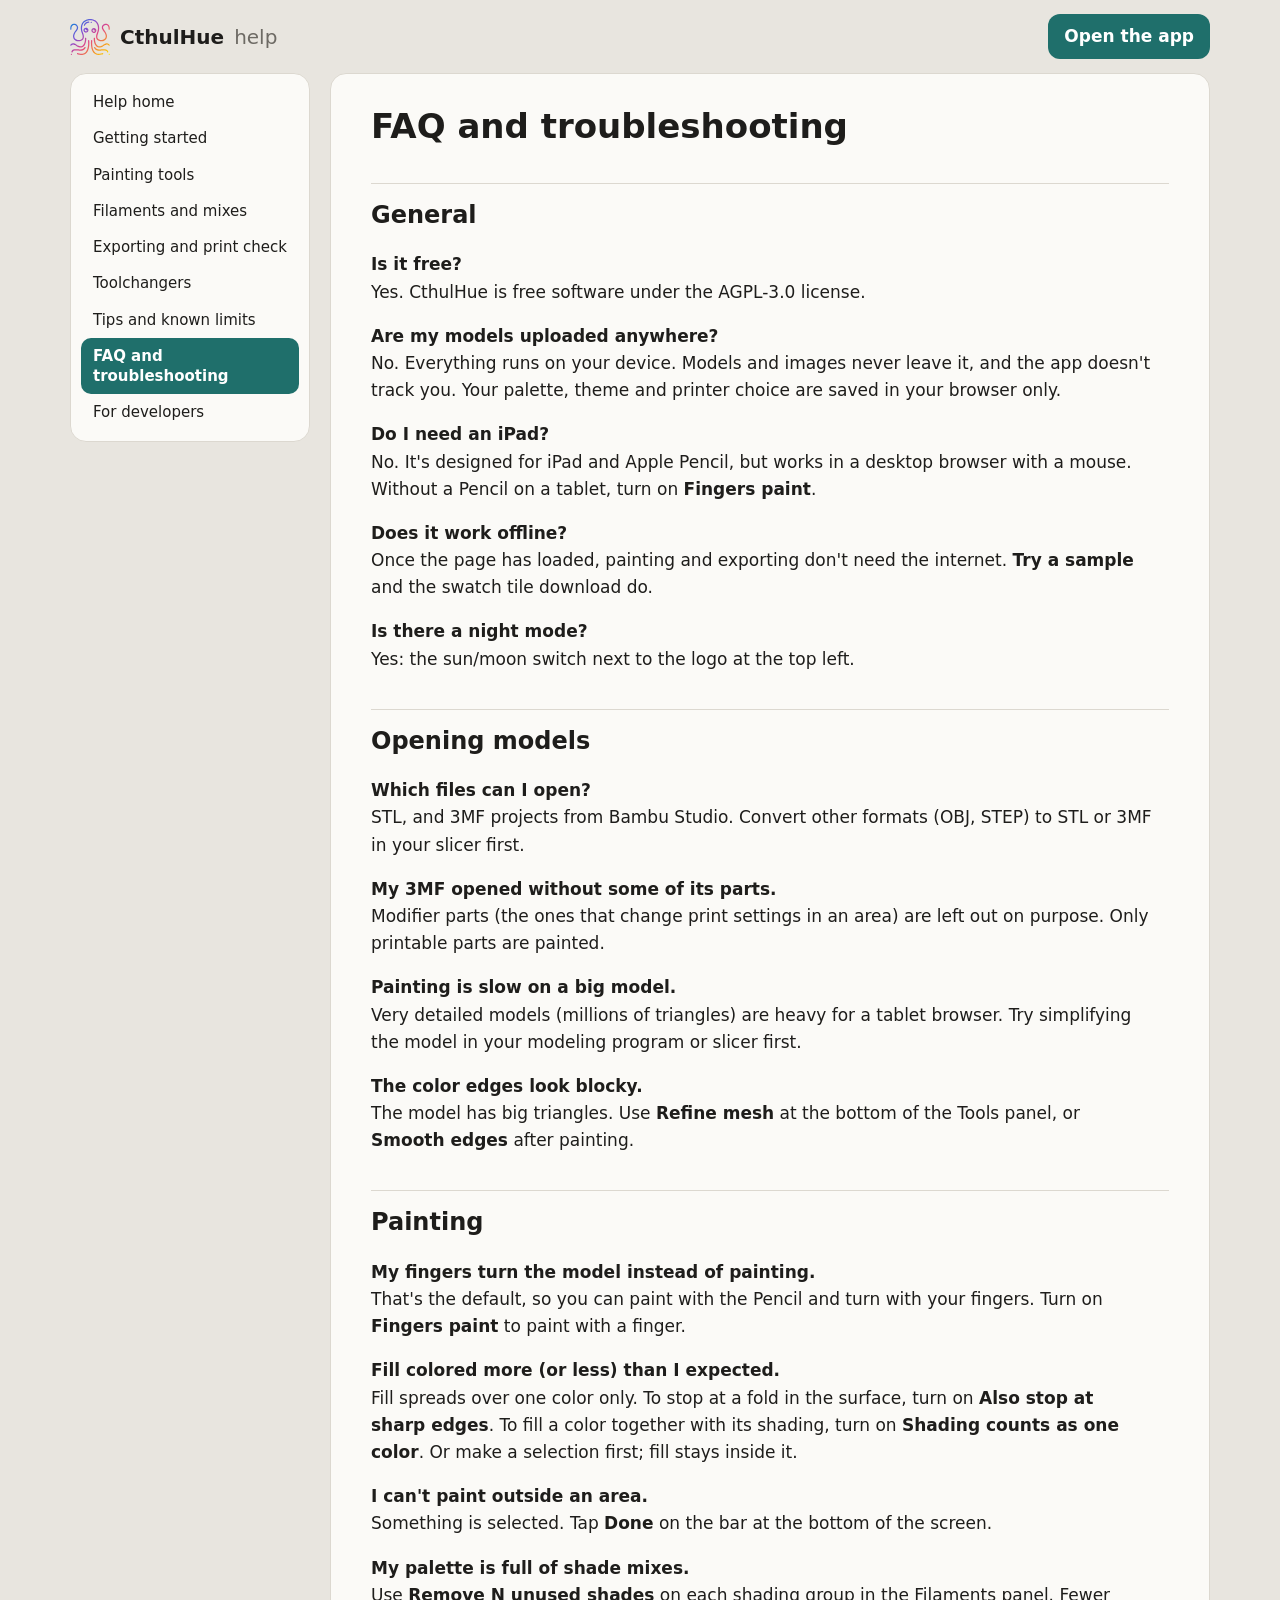
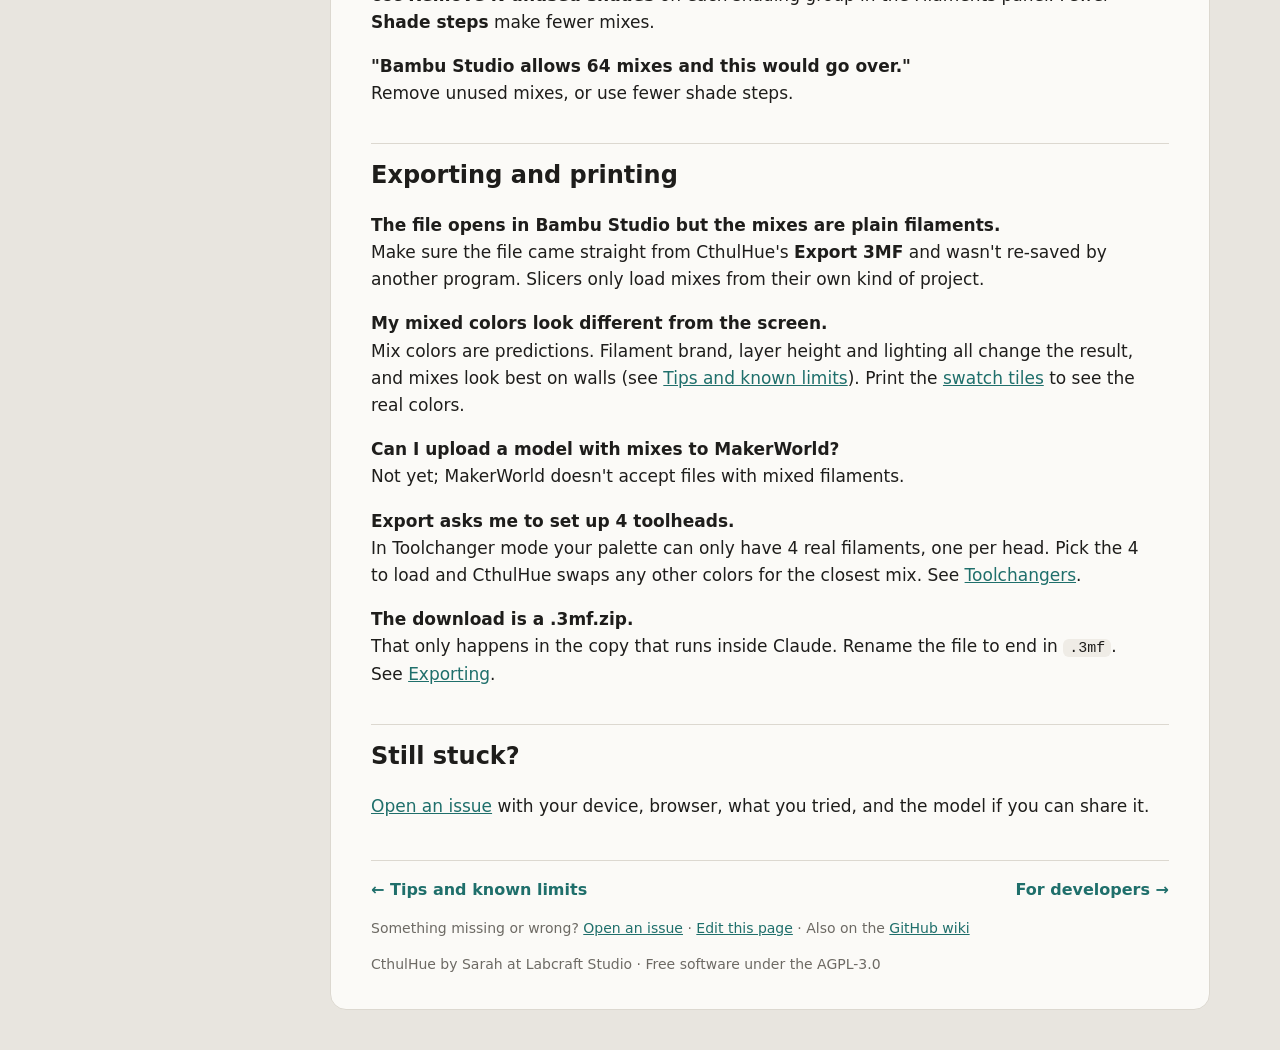
<file: help/FAQ.html>
<!DOCTYPE html>
<html lang="en">
<head>
<meta charset="utf-8">
<meta name="viewport" content="width=device-width, initial-scale=1">
<title>FAQ and troubleshooting · CthulHue help</title>
<meta name="description" content="Is it free?">
<link rel="stylesheet" href="help.css">
<script>try { var t = JSON.parse(localStorage.getItem('labcraft.theme') || 'null'); if (t) document.documentElement.dataset.theme = t; } catch (e) {}</script>
</head>
<body>
<svg width="0" height="0" style="position:absolute" aria-hidden="true"><defs><linearGradient id="logoGrad" x1="0" y1="0" x2="1" y2="1"><stop offset="0" stop-color="#0090DA"/><stop offset=".33" stop-color="#7B4FD6"/><stop offset=".55" stop-color="#E24585"/><stop offset=".78" stop-color="#F59A23"/><stop offset="1" stop-color="#FCE300"/></linearGradient><symbol id="logoMark" viewBox="0 0 1617 1465"><path fill="url(#logoGrad)" fill-rule="evenodd" d="M40.5,1462.6C31.2,1458.2 26.0,1450.0 26.0,1439.5C26.0,1412.8 62.8,1405.1 74.1,1429.5C76.2,1434.1 76.6,1442.4 74.8,1448.1C70.8,1461.6 53.6,1468.8 40.5,1462.6ZM437.0,1464.3C402.7,1461.7 359.9,1453.2 319.5,1441.0C295.8,1433.8 288.8,1430.7 284.5,1425.7C280.9,1421.6 278.0,1414.0 278.0,1408.9C278.0,1400.2 285.0,1389.7 293.4,1385.9C300.4,1382.7 306.4,1383.4 325.3,1389.5C360.1,1400.5 388.1,1407.0 419.3,1411.2C438.8,1413.8 483.3,1414.4 498.5,1412.2C552.3,1404.5 591.1,1385.8 625.8,1351.0C679.2,1297.5 713.1,1210.6 726.4,1093.0C730.1,1061.0 731.2,1040.4 731.7,995.5C732.2,950.9 731.7,933.3 728.8,896.9C727.9,885.1 727.9,881.3 729.0,877.6C730.8,871.2 735.0,865.7 740.7,862.3C744.8,859.9 746.6,859.5 753.0,859.5C761.5,859.5 766.3,861.5 771.7,867.2C776.5,872.2 778.1,877.1 779.5,892.0C782.5,922.3 783.2,944.7 782.7,996.5C782.2,1048.1 781.4,1064.2 777.5,1098.5C759.3,1255.1 706.2,1364.2 620.0,1421.5C607.1,1430.1 583.5,1442.0 568.6,1447.5C546.8,1455.5 519.3,1461.6 494.0,1463.9C483.5,1464.9 448.0,1465.1 437.0,1464.3ZM1139.0,1464.3C1078.7,1458.3 1031.7,1440.3 990.0,1407.2C969.9,1391.3 946.5,1365.5 930.6,1341.6C873.5,1256.2 843.9,1125.3 846.3,969.0C847.1,921.6 849.3,887.6 852.5,876.3C855.3,866.6 865.8,859.0 876.5,859.0C887.2,859.0 897.4,866.7 900.4,877.1C901.8,882.0 901.8,884.3 900.5,900.5C895.3,963.1 896.7,1039.5 904.0,1100.0C915.8,1197.0 941.8,1272.1 982.1,1326.3C997.4,1346.6 1018.6,1366.7 1039.0,1379.9C1049.9,1386.9 1070.7,1396.9 1083.6,1401.4C1095.1,1405.3 1111.9,1409.3 1127.7,1411.7C1141.1,1413.8 1188.2,1414.0 1203.5,1412.1C1235.7,1408.1 1269.6,1400.5 1302.4,1390.0C1327.1,1382.1 1333.4,1382.2 1342.5,1390.2C1348.4,1395.4 1351.0,1401.1 1351.0,1408.8C1351.0,1418.0 1347.8,1424.5 1340.7,1429.7C1336.9,1432.5 1307.8,1442.2 1285.9,1447.9C1240.1,1459.9 1202.3,1465.1 1163.6,1464.8C1152.0,1464.8 1140.9,1464.5 1139.0,1464.3ZM1582.6,1463.5C1570.1,1459.0 1563.2,1445.0 1567.2,1431.8C1568.7,1426.7 1575.4,1419.2 1580.5,1416.9C1585.7,1414.5 1596.8,1414.4 1601.3,1416.6C1607.7,1419.9 1611.3,1423.3 1613.8,1428.8C1619.9,1442.1 1614.6,1456.6 1601.5,1462.6C1595.8,1465.3 1588.6,1465.7 1582.6,1463.5ZM67.2,1362.3C61.5,1360.3 54.6,1353.2 52.6,1347.3C50.4,1340.8 50.6,1336.4 53.6,1326.8C64.3,1292.6 90.7,1261.4 123.0,1244.6C136.0,1237.9 144.4,1234.9 159.0,1231.7C180.0,1227.1 186.8,1226.5 218.5,1226.5C251.8,1226.6 255.2,1226.9 314.6,1235.0C366.2,1242.1 379.2,1243.3 404.5,1243.3C454.7,1243.3 494.0,1232.9 527.7,1210.7C549.8,1196.1 564.4,1180.6 583.4,1151.5C590.0,1141.3 595.3,1137.8 604.6,1137.2C612.9,1136.6 618.9,1138.9 624.5,1144.5C628.9,1148.8 632.0,1155.9 632.0,1161.5C632.0,1167.9 628.8,1175.0 620.1,1188.1C583.3,1243.6 530.3,1277.3 460.4,1289.9C441.1,1293.4 426.1,1294.3 395.9,1293.7C366.4,1293.2 361.0,1292.7 315.0,1286.4C259.5,1278.7 251.6,1277.9 224.5,1277.3C203.5,1276.9 196.2,1277.1 186.7,1278.4C170.2,1280.7 157.3,1284.2 147.9,1288.9C137.2,1294.3 131.9,1298.3 122.8,1307.8C112.5,1318.6 106.7,1328.6 99.6,1348.1C95.1,1360.4 80.3,1367.0 67.2,1362.3ZM1517.4,1361.5C1509.9,1357.8 1507.4,1354.5 1502.0,1341.3C1495.5,1325.2 1490.0,1316.2 1481.0,1307.0C1459.4,1284.9 1434.8,1277.0 1387.0,1277.0C1363.4,1277.0 1345.2,1278.7 1296.5,1285.4C1251.8,1291.6 1240.3,1292.8 1218.5,1294.0C1176.2,1296.2 1135.5,1290.9 1100.0,1278.5C1087.6,1274.2 1065.5,1263.8 1055.0,1257.3C1035.3,1245.1 1012.6,1225.2 998.3,1207.5C990.6,1198.0 977.7,1178.8 975.0,1172.8C972.6,1167.5 972.4,1157.4 974.5,1152.2C976.6,1147.3 982.5,1141.2 987.5,1138.9C992.1,1136.8 1000.4,1136.4 1006.1,1138.1C1012.3,1140.0 1016.3,1144.2 1026.4,1159.3C1041.9,1182.6 1055.0,1196.0 1075.9,1210.1C1104.6,1229.5 1138.0,1239.9 1181.5,1243.0C1206.8,1244.9 1229.4,1243.2 1286.4,1235.4C1340.1,1228.1 1351.8,1226.9 1377.6,1226.3C1439.4,1224.9 1476.7,1235.4 1508.7,1263.2C1527.4,1279.5 1542.3,1301.6 1550.0,1324.6C1554.7,1338.3 1553.8,1347.3 1547.1,1355.1C1539.8,1363.8 1527.3,1366.4 1517.4,1361.5ZM404.5,1161.4C367.5,1157.3 330.7,1145.4 298.1,1127.0C291.8,1123.4 272.6,1111.3 255.6,1100.1C215.0,1073.4 204.4,1067.0 187.5,1058.9C171.4,1051.2 159.3,1046.9 144.7,1043.9C131.5,1041.2 112.6,1041.7 101.0,1045.0C82.0,1050.5 68.3,1059.1 46.2,1079.2C37.5,1087.1 31.6,1089.6 23.5,1088.7C16.8,1088.0 11.3,1085.2 6.8,1080.2C2.4,1075.4 0.6,1070.2 0.7,1063.0C0.7,1054.7 3.8,1049.3 13.9,1039.9C65.2,991.7 118.1,979.7 182.2,1001.6C196.8,1006.6 222.2,1018.6 237.0,1027.5C242.2,1030.7 260.7,1042.6 278.0,1054.0C295.3,1065.4 313.9,1077.3 319.3,1080.4C375.5,1113.3 437.4,1120.1 482.7,1098.4C495.1,1092.5 507.9,1083.1 520.9,1070.5C540.1,1051.9 552.6,1034.6 565.1,1009.7C580.8,978.4 589.3,951.4 596.4,909.2C604.4,862.4 606.5,837.9 605.7,803.2C605.3,783.4 605.4,778.1 606.6,774.7C609.9,765.3 617.8,759.2 627.9,758.3C636.4,757.5 642.7,759.9 648.3,765.9C655.2,773.3 656.1,777.2 656.7,805.2C657.5,838.2 655.0,868.6 647.9,910.5C639.2,962.3 629.8,993.4 612.0,1029.5C598.3,1057.2 585.2,1076.8 567.9,1095.5C534.3,1131.8 501.1,1151.1 458.5,1159.1C447.7,1161.1 414.9,1162.5 404.5,1161.4ZM1170.3,1160.9C1138.3,1157.2 1107.0,1144.7 1082.0,1125.8C1028.4,1085.2 990.6,1019.2 974.1,937.3C962.3,879.0 957.5,823.0 961.0,786.8C962.1,775.1 963.8,770.9 969.2,765.3C981.9,752.3 1004.3,757.5 1010.4,774.7C1011.6,778.0 1011.7,783.5 1011.3,803.6C1010.5,838.0 1012.7,862.5 1020.6,909.2C1027.7,951.4 1036.2,978.4 1051.9,1009.7C1075.9,1057.6 1110.9,1091.6 1149.3,1104.4C1164.2,1109.3 1172.8,1110.5 1194.5,1110.4C1212.3,1110.4 1215.9,1110.1 1227.4,1107.6C1252.0,1102.5 1275.8,1093.3 1297.5,1080.6C1303.0,1077.4 1321.7,1065.4 1339.0,1054.0C1375.6,1030.0 1382.2,1025.9 1398.5,1017.4C1430.4,1000.8 1459.2,992.3 1487.0,991.3C1522.7,990.0 1553.2,1000.3 1584.5,1024.0C1598.0,1034.2 1610.1,1046.0 1613.5,1052.1C1622.0,1067.7 1611.5,1086.9 1593.5,1088.7C1585.4,1089.6 1579.5,1087.1 1570.8,1079.2C1553.4,1063.4 1543.8,1056.5 1530.3,1050.4C1516.1,1043.9 1509.4,1042.5 1492.0,1042.5C1478.2,1042.5 1475.3,1042.8 1465.5,1045.4C1451.6,1049.0 1439.9,1053.5 1424.0,1061.6C1409.5,1068.9 1400.2,1074.7 1361.0,1100.4C1345.3,1110.7 1327.4,1122.1 1321.2,1125.7C1290.0,1143.8 1252.5,1156.5 1218.4,1160.5C1204.7,1162.1 1182.2,1162.3 1170.3,1160.9ZM328.0,909.0C292.6,905.5 257.3,895.5 227.6,880.2C167.8,849.7 130.8,798.6 120.4,732.5C117.8,715.9 118.1,683.9 120.9,665.1C126.7,626.8 141.7,585.5 163.8,546.5C172.8,530.6 189.3,506.6 211.8,476.3C251.4,423.1 263.4,402.4 270.8,375.1C273.0,366.7 273.3,363.5 273.4,349.5C273.4,330.7 271.8,323.4 264.4,308.0C248.6,275.1 222.6,253.0 188.9,243.8C181.5,241.8 178.2,241.5 162.0,241.5C140.5,241.5 133.2,243.0 117.1,250.6C89.8,263.5 71.2,286.9 60.7,322.0C54.2,343.3 52.8,354.7 52.1,390.5C51.4,425.5 51.3,426.2 45.1,433.3C35.4,444.3 17.1,444.0 7.5,432.7C1.4,425.6 0.6,421.0 0.7,392.0C0.7,356.7 3.5,335.0 11.6,307.5C21.0,275.7 34.6,252.4 56.2,231.5C78.4,209.9 107.2,196.0 140.0,191.0C152.1,189.2 175.8,189.6 189.0,191.9C253.0,202.9 305.2,252.2 321.6,317.3C325.4,332.4 326.1,356.7 323.1,373.5C319.0,396.2 308.3,423.3 294.0,447.0C284.7,462.5 273.3,478.8 251.4,508.2C222.5,546.8 212.0,563.0 198.8,589.4C185.5,615.8 177.0,640.1 171.8,666.0C168.7,681.4 168.5,717.4 171.3,731.3C178.0,764.1 196.1,795.1 220.3,814.8C242.7,833.1 272.4,846.9 303.5,853.3C324.4,857.7 331.8,858.3 358.6,857.7C380.4,857.3 385.0,856.9 395.7,854.6C450.5,842.9 488.5,812.7 502.9,769.4C511.6,743.3 512.8,710.9 506.4,676.1C501.6,649.8 496.7,633.8 474.6,571.9C454.6,515.5 447.6,491.2 441.5,455.5C420.1,330.1 445.3,212.2 511.0,130.6C522.6,116.2 547.7,91.3 561.0,81.1C615.3,39.1 682.1,12.9 759.0,3.3C779.7,0.7 834.3,0.7 855.0,3.3C887.1,7.3 911.8,12.9 941.3,22.9C1002.9,43.8 1043.3,67.0 1079.3,101.9C1113.2,134.8 1137.5,171.1 1154.8,215.0C1187.1,296.6 1191.8,394.8 1167.9,491.8C1162.2,515.2 1157.7,529.2 1141.0,575.9C1125.3,619.9 1118.8,639.8 1114.6,657.1C1104.1,700.3 1104.0,741.7 1114.5,771.0C1121.0,789.0 1130.2,803.1 1144.2,816.6C1164.8,836.4 1193.9,850.0 1228.5,856.1C1245.9,859.1 1279.2,859.4 1297.5,856.6C1342.3,849.8 1379.3,832.6 1405.6,806.5C1427.3,784.9 1440.5,759.5 1446.1,728.5C1448.0,717.9 1448.2,714.1 1447.7,696.0C1447.3,678.2 1446.8,673.6 1444.2,661.5C1437.3,629.4 1424.0,596.9 1404.2,564.0C1394.7,548.1 1387.9,538.3 1364.9,507.5C1333.6,465.4 1321.4,446.5 1309.5,421.7C1287.2,375.1 1283.5,330.2 1298.9,290.5C1305.5,273.3 1315.9,258.1 1331.5,242.5C1345.6,228.5 1357.7,219.9 1376.5,210.6C1403.2,197.3 1424.1,192.1 1454.0,191.3C1476.8,190.7 1489.4,192.4 1507.0,198.5C1565.8,219.0 1602.5,269.2 1613.4,344.0C1617.2,370.3 1617.8,411.7 1614.5,423.5C1609.3,442.2 1584.2,447.6 1571.6,432.8C1565.5,425.8 1565.0,422.6 1565.0,394.8C1565.0,359.4 1562.2,338.1 1554.5,316.0C1543.2,283.7 1526.1,263.1 1500.5,251.0C1482.9,242.6 1466.9,240.0 1447.0,242.0C1403.8,246.4 1365.0,270.8 1348.9,303.5C1342.7,316.2 1340.8,325.1 1340.7,341.5C1340.7,356.9 1342.1,365.5 1347.1,380.1C1356.0,406.4 1368.1,426.3 1406.5,478.1C1428.1,507.2 1444.4,531.0 1453.2,546.5C1475.4,585.6 1490.4,627.1 1496.1,665.5C1498.9,684.1 1499.1,716.4 1496.6,732.5C1485.8,800.8 1446.7,852.9 1383.5,883.1C1357.4,895.5 1330.6,903.4 1300.0,907.7C1281.1,910.3 1244.1,910.1 1225.5,907.2C1178.0,899.8 1138.7,881.8 1110.0,854.3C1079.5,825.1 1063.2,792.3 1057.4,748.5C1055.0,730.1 1055.9,693.6 1059.4,673.4C1064.6,643.0 1071.5,619.3 1091.5,563.5C1106.8,520.8 1112.9,502.3 1117.1,485.5C1141.2,390.3 1136.0,296.5 1102.5,222.0C1077.6,166.4 1035.0,121.2 982.9,95.0C942.3,74.5 895.8,59.9 854.0,54.4C834.9,51.9 790.5,51.4 771.0,53.4C710.1,59.8 657.0,78.0 611.0,108.1C580.3,128.2 552.5,156.5 533.3,187.0C488.7,257.9 474.3,352.4 492.6,453.0C498.3,484.3 503.7,502.4 525.5,563.5C553.2,641.0 559.8,668.9 560.7,711.6C561.4,743.2 559.0,762.1 551.4,785.0C542.3,812.3 529.2,832.9 507.9,853.5C478.3,882.1 439.9,899.8 391.5,907.1C376.4,909.4 342.8,910.4 328.0,909.0ZM952.6,568.0C923.8,563.4 898.1,547.3 882.1,523.7C876.9,516.1 871.1,502.8 868.3,492.2C866.0,483.8 865.7,480.5 865.7,467.5C865.7,454.6 866.1,451.2 868.3,442.9C873.1,424.7 881.9,409.3 894.7,396.5C916.0,375.1 946.2,364.1 975.2,367.1C1000.2,369.6 1020.2,379.0 1037.6,396.4C1050.5,409.4 1057.9,421.9 1063.7,440.6C1066.2,448.8 1066.4,450.9 1066.4,467.0C1066.5,487.4 1065.0,495.0 1057.5,510.7C1051.9,522.5 1048.4,527.6 1038.6,537.8C1025.2,551.8 1008.8,561.2 989.9,565.9C980.2,568.3 961.3,569.3 952.6,568.0ZM625.8,554.4C616.7,552.8 603.9,548.2 596.1,543.9C571.2,529.9 553.7,507.3 546.4,479.5C544.1,470.9 543.7,467.5 543.7,455.0C543.7,442.5 544.1,439.1 546.4,430.5C561.9,371.6 622.1,339.9 679.5,360.4C709.1,371.0 732.0,395.7 741.7,427.5C744.2,435.9 744.4,437.7 744.4,455.0C744.4,472.3 744.2,474.1 741.7,482.5C730.3,519.8 701.5,546.4 664.3,553.9C652.5,556.3 637.5,556.5 625.8,554.4ZM975.6,516.9C990.5,514.2 1004.1,503.7 1011.2,489.2C1015.2,481.2 1015.5,480.2 1015.8,470.4C1016.4,456.5 1016.2,456.2 1010.3,460.3C1002.9,465.5 998.1,467.0 988.5,467.0C976.6,467.0 970.3,464.5 962.4,456.6C958.0,452.1 955.7,448.9 954.1,444.7C951.9,438.6 951.1,428.3 952.4,422.2C953.1,419.1 953.1,419.0 950.6,419.9C938.0,424.8 927.2,434.2 921.6,445.3C903.1,482.2 934.9,524.3 975.6,516.9ZM656.0,503.9C667.7,501.2 681.3,491.3 687.3,480.9C692.2,472.5 694.0,465.6 694.0,454.8C694.0,448.9 693.6,445.0 693.0,445.0C692.4,445.0 690.1,446.3 687.9,448.0C678.1,455.1 665.8,456.8 653.9,452.8C648.7,451.1 646.3,449.5 640.9,444.1C631.9,435.1 629.7,429.2 630.2,416.2C630.4,411.2 630.2,407.0 629.8,407.0C626.7,407.0 613.8,415.0 608.8,420.0C589.4,439.5 589.5,470.5 609.0,490.0C616.1,497.1 622.8,501.2 631.1,503.4C637.5,505.1 649.7,505.4 656.0,503.9ZM569.9,275.2C560.5,270.4 555.2,260.9 556.3,250.5C557.4,239.3 567.2,216.2 577.6,200.2C606.1,156.3 650.8,125.5 708.2,110.5C725.7,106.0 747.8,102.0 756.5,101.8C772.0,101.5 782.9,111.7 783.0,126.6C783.0,133.7 781.3,138.5 776.8,143.5C771.9,149.1 767.1,151.0 750.6,153.6C723.2,158.0 705.3,163.4 684.4,173.4C663.1,183.7 647.8,195.1 632.2,212.3C621.2,224.5 611.9,240.6 606.6,256.6C603.8,265.0 601.1,269.6 596.7,273.0C589.3,278.8 578.7,279.7 569.9,275.2ZM851.9,163.7C845.9,161.5 841.4,158.2 838.7,154.3C835.0,148.9 834.0,145.7 834.0,139.1C834.0,122.0 851.0,109.9 867.1,115.5C884.3,121.6 889.6,142.5 877.6,156.7C872.2,163.1 859.5,166.5 851.9,163.7Z"/></symbol></defs></svg>
<header>
  <a class="brand" href="index.html"><svg class="logo" viewBox="0 0 1617 1465" aria-hidden="true"><use href="#logoMark"/></svg>CthulHue <span>help</span></a>
  <a class="open" href="../">Open the app</a>
</header>
<div class="wrap">
<nav aria-label="Help pages">
<a href="index.html">Help home</a>
<a href="Getting-started.html">Getting started</a>
<a href="Painting-tools.html">Painting tools</a>
<a href="Filaments-and-mixes.html">Filaments and mixes</a>
<a href="Exporting.html">Exporting and print check</a>
<a href="Toolchangers.html">Toolchangers</a>
<a href="Tips-and-limits.html">Tips and known limits</a>
<a href="FAQ.html" class="on" aria-current="page">FAQ and troubleshooting</a>
<a href="For-developers.html">For developers</a>
</nav>
<main>
<h1>FAQ and troubleshooting</h1>
<h2 id="general">General</h2>
<p><strong>Is it free?</strong><br>Yes. CthulHue is free software under the AGPL-3.0 license.</p>
<p><strong>Are my models uploaded anywhere?</strong><br>No. Everything runs on your device. Models and images never leave it, and the app doesn't track you. Your palette, theme and printer choice are saved in your browser only.</p>
<p><strong>Do I need an iPad?</strong><br>No. It's designed for iPad and Apple Pencil, but works in a desktop browser with a mouse. Without a Pencil on a tablet, turn on <strong>Fingers paint</strong>.</p>
<p><strong>Does it work offline?</strong><br>Once the page has loaded, painting and exporting don't need the internet. <strong>Try a sample</strong> and the swatch tile download do.</p>
<p><strong>Is there a night mode?</strong><br>Yes: the sun/moon switch next to the logo at the top left.</p>
<h2 id="opening-models">Opening models</h2>
<p><strong>Which files can I open?</strong><br>STL, and 3MF projects from Bambu Studio. Convert other formats (OBJ, STEP) to STL or 3MF in your slicer first.</p>
<p><strong>My 3MF opened without some of its parts.</strong><br>Modifier parts (the ones that change print settings in an area) are left out on purpose. Only printable parts are painted.</p>
<p><strong>Painting is slow on a big model.</strong><br>Very detailed models (millions of triangles) are heavy for a tablet browser. Try simplifying the model in your modeling program or slicer first.</p>
<p><strong>The color edges look blocky.</strong><br>The model has big triangles. Use <strong>Refine mesh</strong> at the bottom of the Tools panel, or <strong>Smooth edges</strong> after painting.</p>
<h2 id="painting">Painting</h2>
<p><strong>My fingers turn the model instead of painting.</strong><br>That's the default, so you can paint with the Pencil and turn with your fingers. Turn on <strong>Fingers paint</strong> to paint with a finger.</p>
<p><strong>Fill colored more (or less) than I expected.</strong><br>Fill spreads over one color only. To stop at a fold in the surface, turn on <strong>Also stop at sharp edges</strong>. To fill a color together with its shading, turn on <strong>Shading counts as one color</strong>. Or make a selection first; fill stays inside it.</p>
<p><strong>I can't paint outside an area.</strong><br>Something is selected. Tap <strong>Done</strong> on the bar at the bottom of the screen.</p>
<p><strong>My palette is full of shade mixes.</strong><br>Use <strong>Remove N unused shades</strong> on each shading group in the Filaments panel. Fewer <strong>Shade steps</strong> make fewer mixes.</p>
<p><strong>"Bambu Studio allows 64 mixes and this would go over."</strong><br>Remove unused mixes, or use fewer shade steps.</p>
<h2 id="exporting-and-printing">Exporting and printing</h2>
<p><strong>The file opens in Bambu Studio but the mixes are plain filaments.</strong><br>Make sure the file came straight from CthulHue's <strong>Export 3MF</strong> and wasn't re-saved by another program. Slicers only load mixes from their own kind of project.</p>
<p><strong>My mixed colors look different from the screen.</strong><br>Mix colors are predictions. Filament brand, layer height and lighting all change the result, and mixes look best on walls (see <a href="Tips-and-limits.html">Tips and known limits</a>). Print the <a href="Filaments-and-mixes.html#swatch-tiles">swatch tiles</a> to see the real colors.</p>
<p><strong>Can I upload a model with mixes to MakerWorld?</strong><br>Not yet; MakerWorld doesn't accept files with mixed filaments.</p>
<p><strong>Export asks me to set up 4 toolheads.</strong><br>In Toolchanger mode your palette can only have 4 real filaments, one per head. Pick the 4 to load and CthulHue swaps any other colors for the closest mix. See <a href="Toolchangers.html">Toolchangers</a>.</p>
<p><strong>The download is a .3mf.zip.</strong><br>That only happens in the copy that runs inside Claude. Rename the file to end in <code>.3mf</code>. See <a href="Exporting.html#exporting-from-inside-claude">Exporting</a>.</p>
<h2 id="still-stuck">Still stuck?</h2>
<p><a href="https://github.com/LabcraftStudio/CthulHue/issues">Open an issue</a> with your device, browser, what you tried, and the model if you can share it.</p>
<footer>
  <div class="pn"><a href="Tips-and-limits.html">← Tips and known limits</a><a href="For-developers.html">For developers →</a></div>
  <p>Something missing or wrong? <a href="https://github.com/LabcraftStudio/CthulHue/issues">Open an issue</a> · <a href="https://github.com/LabcraftStudio/CthulHue/edit/main/docs/FAQ.md">Edit this page</a> · Also on the <a href="https://github.com/LabcraftStudio/CthulHue/wiki/FAQ">GitHub wiki</a></p>
  <p>CthulHue by Sarah at Labcraft Studio · Free software under the AGPL-3.0</p>
</footer>
</main>
</div>
</body>
</html>
</file>
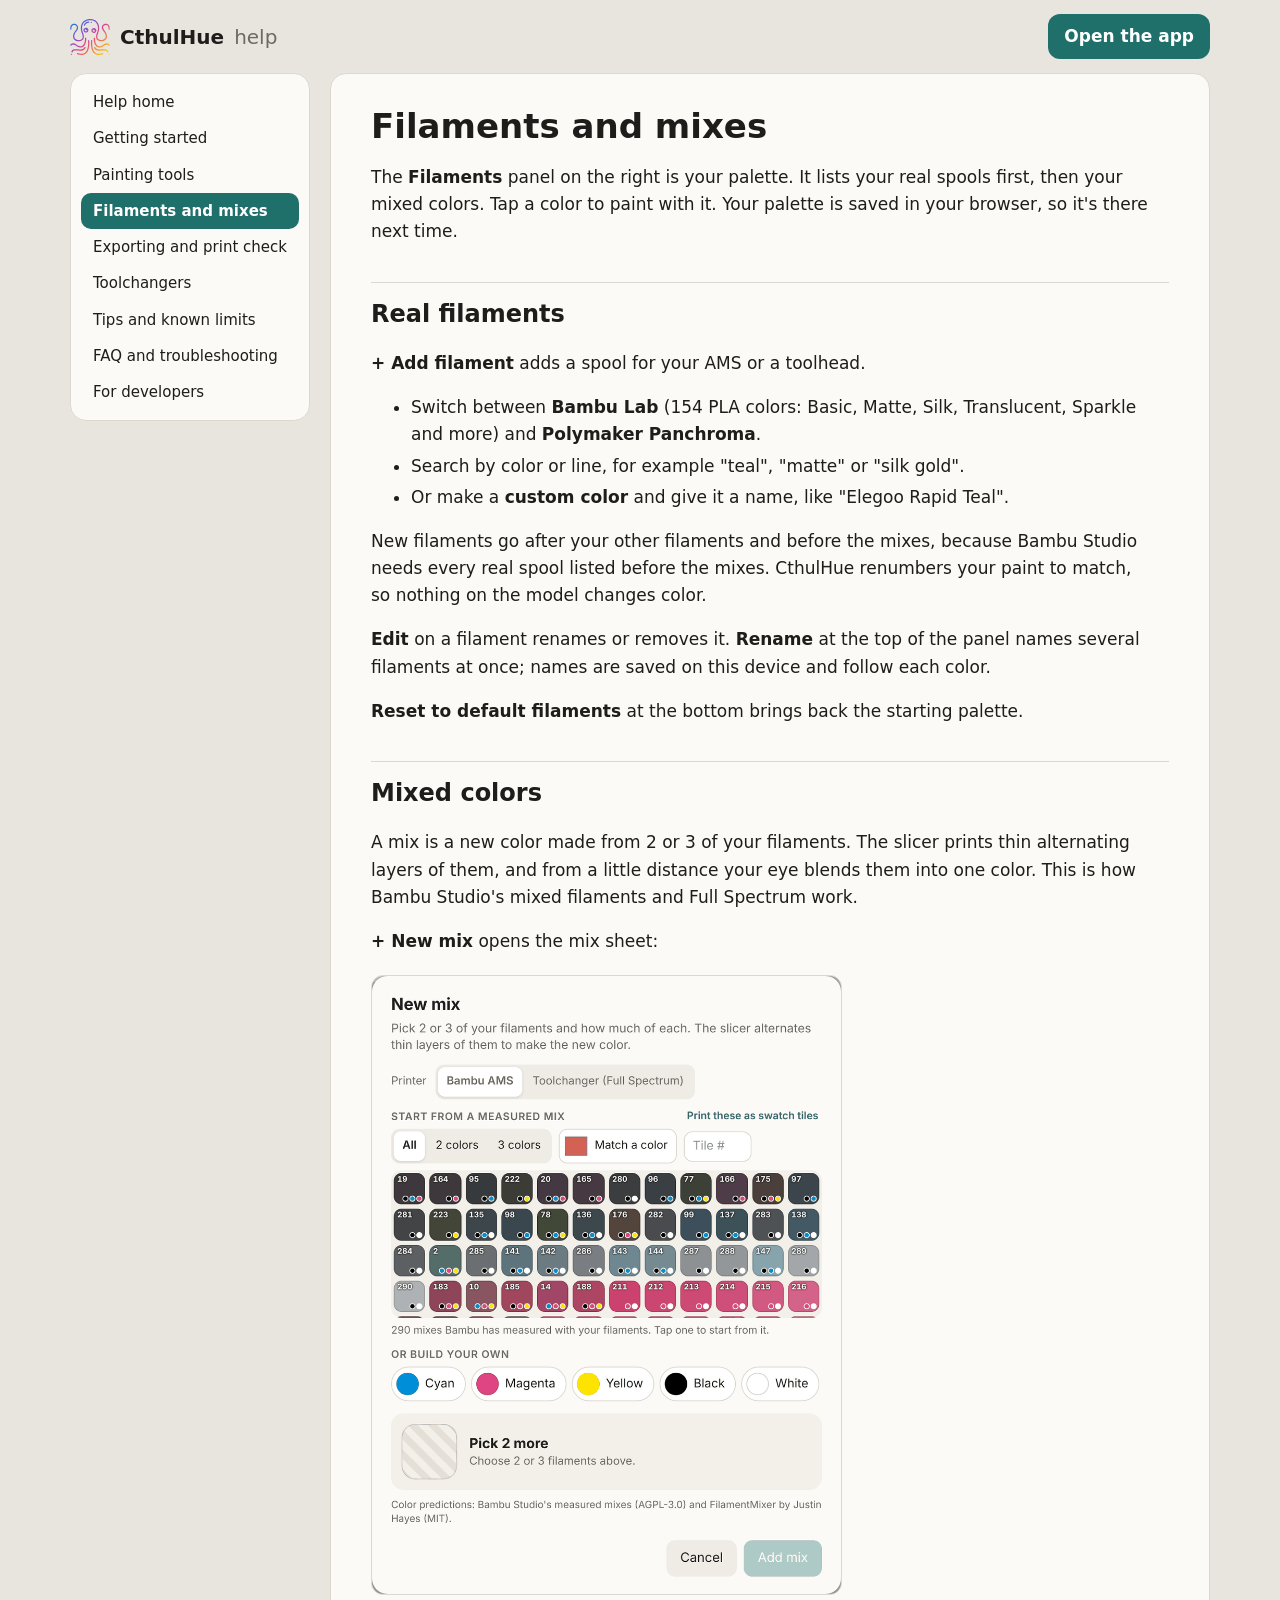
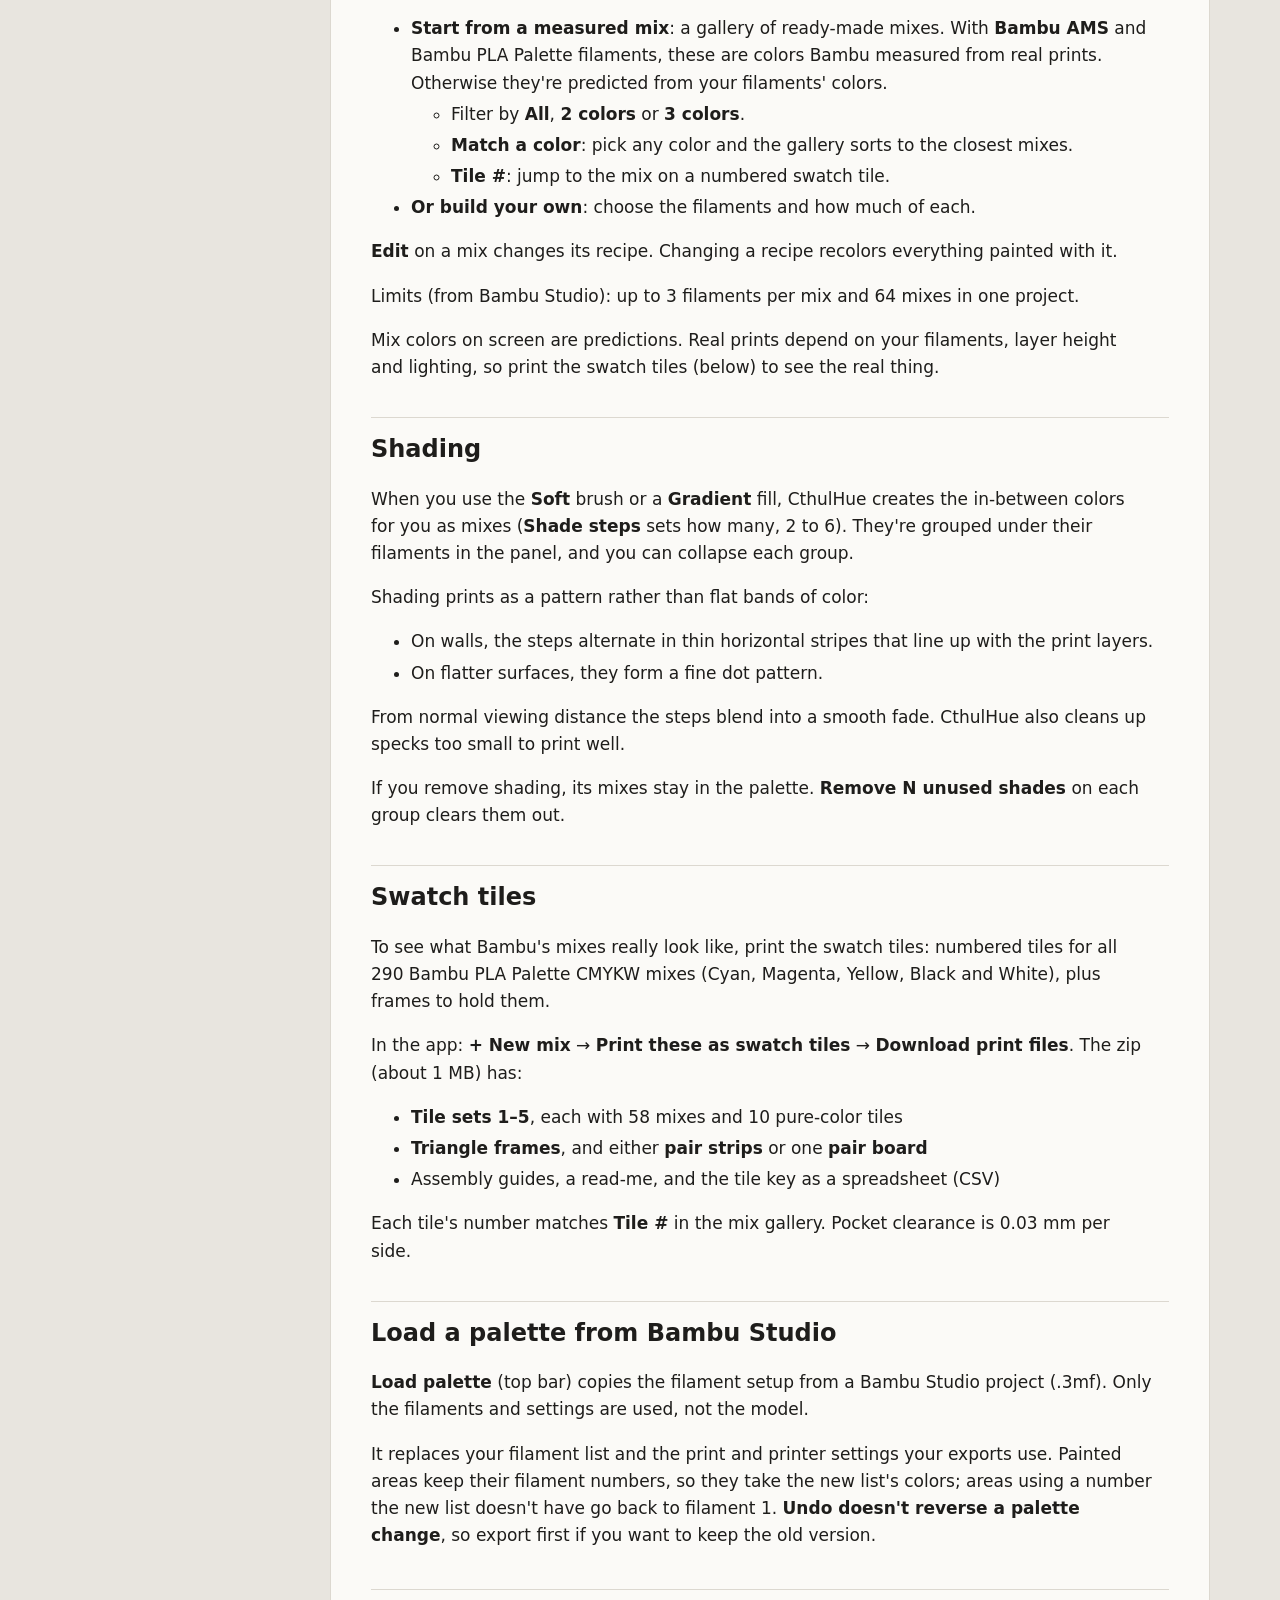
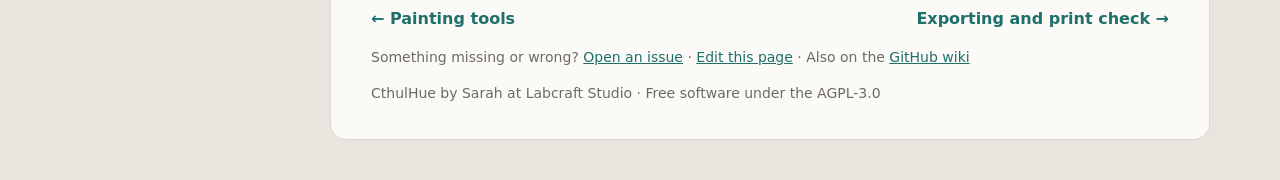
<file: help/Filaments-and-mixes.html>
<!DOCTYPE html>
<html lang="en">
<head>
<meta charset="utf-8">
<meta name="viewport" content="width=device-width, initial-scale=1">
<title>Filaments and mixes · CthulHue help</title>
<meta name="description" content="The Filaments panel on the right is your palette. It lists your real spools first, then your mixed colors. Tap a color to paint with it. Your palette is saved i">
<link rel="stylesheet" href="help.css">
<script>try { var t = JSON.parse(localStorage.getItem('labcraft.theme') || 'null'); if (t) document.documentElement.dataset.theme = t; } catch (e) {}</script>
</head>
<body>
<svg width="0" height="0" style="position:absolute" aria-hidden="true"><defs><linearGradient id="logoGrad" x1="0" y1="0" x2="1" y2="1"><stop offset="0" stop-color="#0090DA"/><stop offset=".33" stop-color="#7B4FD6"/><stop offset=".55" stop-color="#E24585"/><stop offset=".78" stop-color="#F59A23"/><stop offset="1" stop-color="#FCE300"/></linearGradient><symbol id="logoMark" viewBox="0 0 1617 1465"><path fill="url(#logoGrad)" fill-rule="evenodd" d="M40.5,1462.6C31.2,1458.2 26.0,1450.0 26.0,1439.5C26.0,1412.8 62.8,1405.1 74.1,1429.5C76.2,1434.1 76.6,1442.4 74.8,1448.1C70.8,1461.6 53.6,1468.8 40.5,1462.6ZM437.0,1464.3C402.7,1461.7 359.9,1453.2 319.5,1441.0C295.8,1433.8 288.8,1430.7 284.5,1425.7C280.9,1421.6 278.0,1414.0 278.0,1408.9C278.0,1400.2 285.0,1389.7 293.4,1385.9C300.4,1382.7 306.4,1383.4 325.3,1389.5C360.1,1400.5 388.1,1407.0 419.3,1411.2C438.8,1413.8 483.3,1414.4 498.5,1412.2C552.3,1404.5 591.1,1385.8 625.8,1351.0C679.2,1297.5 713.1,1210.6 726.4,1093.0C730.1,1061.0 731.2,1040.4 731.7,995.5C732.2,950.9 731.7,933.3 728.8,896.9C727.9,885.1 727.9,881.3 729.0,877.6C730.8,871.2 735.0,865.7 740.7,862.3C744.8,859.9 746.6,859.5 753.0,859.5C761.5,859.5 766.3,861.5 771.7,867.2C776.5,872.2 778.1,877.1 779.5,892.0C782.5,922.3 783.2,944.7 782.7,996.5C782.2,1048.1 781.4,1064.2 777.5,1098.5C759.3,1255.1 706.2,1364.2 620.0,1421.5C607.1,1430.1 583.5,1442.0 568.6,1447.5C546.8,1455.5 519.3,1461.6 494.0,1463.9C483.5,1464.9 448.0,1465.1 437.0,1464.3ZM1139.0,1464.3C1078.7,1458.3 1031.7,1440.3 990.0,1407.2C969.9,1391.3 946.5,1365.5 930.6,1341.6C873.5,1256.2 843.9,1125.3 846.3,969.0C847.1,921.6 849.3,887.6 852.5,876.3C855.3,866.6 865.8,859.0 876.5,859.0C887.2,859.0 897.4,866.7 900.4,877.1C901.8,882.0 901.8,884.3 900.5,900.5C895.3,963.1 896.7,1039.5 904.0,1100.0C915.8,1197.0 941.8,1272.1 982.1,1326.3C997.4,1346.6 1018.6,1366.7 1039.0,1379.9C1049.9,1386.9 1070.7,1396.9 1083.6,1401.4C1095.1,1405.3 1111.9,1409.3 1127.7,1411.7C1141.1,1413.8 1188.2,1414.0 1203.5,1412.1C1235.7,1408.1 1269.6,1400.5 1302.4,1390.0C1327.1,1382.1 1333.4,1382.2 1342.5,1390.2C1348.4,1395.4 1351.0,1401.1 1351.0,1408.8C1351.0,1418.0 1347.8,1424.5 1340.7,1429.7C1336.9,1432.5 1307.8,1442.2 1285.9,1447.9C1240.1,1459.9 1202.3,1465.1 1163.6,1464.8C1152.0,1464.8 1140.9,1464.5 1139.0,1464.3ZM1582.6,1463.5C1570.1,1459.0 1563.2,1445.0 1567.2,1431.8C1568.7,1426.7 1575.4,1419.2 1580.5,1416.9C1585.7,1414.5 1596.8,1414.4 1601.3,1416.6C1607.7,1419.9 1611.3,1423.3 1613.8,1428.8C1619.9,1442.1 1614.6,1456.6 1601.5,1462.6C1595.8,1465.3 1588.6,1465.7 1582.6,1463.5ZM67.2,1362.3C61.5,1360.3 54.6,1353.2 52.6,1347.3C50.4,1340.8 50.6,1336.4 53.6,1326.8C64.3,1292.6 90.7,1261.4 123.0,1244.6C136.0,1237.9 144.4,1234.9 159.0,1231.7C180.0,1227.1 186.8,1226.5 218.5,1226.5C251.8,1226.6 255.2,1226.9 314.6,1235.0C366.2,1242.1 379.2,1243.3 404.5,1243.3C454.7,1243.3 494.0,1232.9 527.7,1210.7C549.8,1196.1 564.4,1180.6 583.4,1151.5C590.0,1141.3 595.3,1137.8 604.6,1137.2C612.9,1136.6 618.9,1138.9 624.5,1144.5C628.9,1148.8 632.0,1155.9 632.0,1161.5C632.0,1167.9 628.8,1175.0 620.1,1188.1C583.3,1243.6 530.3,1277.3 460.4,1289.9C441.1,1293.4 426.1,1294.3 395.9,1293.7C366.4,1293.2 361.0,1292.7 315.0,1286.4C259.5,1278.7 251.6,1277.9 224.5,1277.3C203.5,1276.9 196.2,1277.1 186.7,1278.4C170.2,1280.7 157.3,1284.2 147.9,1288.9C137.2,1294.3 131.9,1298.3 122.8,1307.8C112.5,1318.6 106.7,1328.6 99.6,1348.1C95.1,1360.4 80.3,1367.0 67.2,1362.3ZM1517.4,1361.5C1509.9,1357.8 1507.4,1354.5 1502.0,1341.3C1495.5,1325.2 1490.0,1316.2 1481.0,1307.0C1459.4,1284.9 1434.8,1277.0 1387.0,1277.0C1363.4,1277.0 1345.2,1278.7 1296.5,1285.4C1251.8,1291.6 1240.3,1292.8 1218.5,1294.0C1176.2,1296.2 1135.5,1290.9 1100.0,1278.5C1087.6,1274.2 1065.5,1263.8 1055.0,1257.3C1035.3,1245.1 1012.6,1225.2 998.3,1207.5C990.6,1198.0 977.7,1178.8 975.0,1172.8C972.6,1167.5 972.4,1157.4 974.5,1152.2C976.6,1147.3 982.5,1141.2 987.5,1138.9C992.1,1136.8 1000.4,1136.4 1006.1,1138.1C1012.3,1140.0 1016.3,1144.2 1026.4,1159.3C1041.9,1182.6 1055.0,1196.0 1075.9,1210.1C1104.6,1229.5 1138.0,1239.9 1181.5,1243.0C1206.8,1244.9 1229.4,1243.2 1286.4,1235.4C1340.1,1228.1 1351.8,1226.9 1377.6,1226.3C1439.4,1224.9 1476.7,1235.4 1508.7,1263.2C1527.4,1279.5 1542.3,1301.6 1550.0,1324.6C1554.7,1338.3 1553.8,1347.3 1547.1,1355.1C1539.8,1363.8 1527.3,1366.4 1517.4,1361.5ZM404.5,1161.4C367.5,1157.3 330.7,1145.4 298.1,1127.0C291.8,1123.4 272.6,1111.3 255.6,1100.1C215.0,1073.4 204.4,1067.0 187.5,1058.9C171.4,1051.2 159.3,1046.9 144.7,1043.9C131.5,1041.2 112.6,1041.7 101.0,1045.0C82.0,1050.5 68.3,1059.1 46.2,1079.2C37.5,1087.1 31.6,1089.6 23.5,1088.7C16.8,1088.0 11.3,1085.2 6.8,1080.2C2.4,1075.4 0.6,1070.2 0.7,1063.0C0.7,1054.7 3.8,1049.3 13.9,1039.9C65.2,991.7 118.1,979.7 182.2,1001.6C196.8,1006.6 222.2,1018.6 237.0,1027.5C242.2,1030.7 260.7,1042.6 278.0,1054.0C295.3,1065.4 313.9,1077.3 319.3,1080.4C375.5,1113.3 437.4,1120.1 482.7,1098.4C495.1,1092.5 507.9,1083.1 520.9,1070.5C540.1,1051.9 552.6,1034.6 565.1,1009.7C580.8,978.4 589.3,951.4 596.4,909.2C604.4,862.4 606.5,837.9 605.7,803.2C605.3,783.4 605.4,778.1 606.6,774.7C609.9,765.3 617.8,759.2 627.9,758.3C636.4,757.5 642.7,759.9 648.3,765.9C655.2,773.3 656.1,777.2 656.7,805.2C657.5,838.2 655.0,868.6 647.9,910.5C639.2,962.3 629.8,993.4 612.0,1029.5C598.3,1057.2 585.2,1076.8 567.9,1095.5C534.3,1131.8 501.1,1151.1 458.5,1159.1C447.7,1161.1 414.9,1162.5 404.5,1161.4ZM1170.3,1160.9C1138.3,1157.2 1107.0,1144.7 1082.0,1125.8C1028.4,1085.2 990.6,1019.2 974.1,937.3C962.3,879.0 957.5,823.0 961.0,786.8C962.1,775.1 963.8,770.9 969.2,765.3C981.9,752.3 1004.3,757.5 1010.4,774.7C1011.6,778.0 1011.7,783.5 1011.3,803.6C1010.5,838.0 1012.7,862.5 1020.6,909.2C1027.7,951.4 1036.2,978.4 1051.9,1009.7C1075.9,1057.6 1110.9,1091.6 1149.3,1104.4C1164.2,1109.3 1172.8,1110.5 1194.5,1110.4C1212.3,1110.4 1215.9,1110.1 1227.4,1107.6C1252.0,1102.5 1275.8,1093.3 1297.5,1080.6C1303.0,1077.4 1321.7,1065.4 1339.0,1054.0C1375.6,1030.0 1382.2,1025.9 1398.5,1017.4C1430.4,1000.8 1459.2,992.3 1487.0,991.3C1522.7,990.0 1553.2,1000.3 1584.5,1024.0C1598.0,1034.2 1610.1,1046.0 1613.5,1052.1C1622.0,1067.7 1611.5,1086.9 1593.5,1088.7C1585.4,1089.6 1579.5,1087.1 1570.8,1079.2C1553.4,1063.4 1543.8,1056.5 1530.3,1050.4C1516.1,1043.9 1509.4,1042.5 1492.0,1042.5C1478.2,1042.5 1475.3,1042.8 1465.5,1045.4C1451.6,1049.0 1439.9,1053.5 1424.0,1061.6C1409.5,1068.9 1400.2,1074.7 1361.0,1100.4C1345.3,1110.7 1327.4,1122.1 1321.2,1125.7C1290.0,1143.8 1252.5,1156.5 1218.4,1160.5C1204.7,1162.1 1182.2,1162.3 1170.3,1160.9ZM328.0,909.0C292.6,905.5 257.3,895.5 227.6,880.2C167.8,849.7 130.8,798.6 120.4,732.5C117.8,715.9 118.1,683.9 120.9,665.1C126.7,626.8 141.7,585.5 163.8,546.5C172.8,530.6 189.3,506.6 211.8,476.3C251.4,423.1 263.4,402.4 270.8,375.1C273.0,366.7 273.3,363.5 273.4,349.5C273.4,330.7 271.8,323.4 264.4,308.0C248.6,275.1 222.6,253.0 188.9,243.8C181.5,241.8 178.2,241.5 162.0,241.5C140.5,241.5 133.2,243.0 117.1,250.6C89.8,263.5 71.2,286.9 60.7,322.0C54.2,343.3 52.8,354.7 52.1,390.5C51.4,425.5 51.3,426.2 45.1,433.3C35.4,444.3 17.1,444.0 7.5,432.7C1.4,425.6 0.6,421.0 0.7,392.0C0.7,356.7 3.5,335.0 11.6,307.5C21.0,275.7 34.6,252.4 56.2,231.5C78.4,209.9 107.2,196.0 140.0,191.0C152.1,189.2 175.8,189.6 189.0,191.9C253.0,202.9 305.2,252.2 321.6,317.3C325.4,332.4 326.1,356.7 323.1,373.5C319.0,396.2 308.3,423.3 294.0,447.0C284.7,462.5 273.3,478.8 251.4,508.2C222.5,546.8 212.0,563.0 198.8,589.4C185.5,615.8 177.0,640.1 171.8,666.0C168.7,681.4 168.5,717.4 171.3,731.3C178.0,764.1 196.1,795.1 220.3,814.8C242.7,833.1 272.4,846.9 303.5,853.3C324.4,857.7 331.8,858.3 358.6,857.7C380.4,857.3 385.0,856.9 395.7,854.6C450.5,842.9 488.5,812.7 502.9,769.4C511.6,743.3 512.8,710.9 506.4,676.1C501.6,649.8 496.7,633.8 474.6,571.9C454.6,515.5 447.6,491.2 441.5,455.5C420.1,330.1 445.3,212.2 511.0,130.6C522.6,116.2 547.7,91.3 561.0,81.1C615.3,39.1 682.1,12.9 759.0,3.3C779.7,0.7 834.3,0.7 855.0,3.3C887.1,7.3 911.8,12.9 941.3,22.9C1002.9,43.8 1043.3,67.0 1079.3,101.9C1113.2,134.8 1137.5,171.1 1154.8,215.0C1187.1,296.6 1191.8,394.8 1167.9,491.8C1162.2,515.2 1157.7,529.2 1141.0,575.9C1125.3,619.9 1118.8,639.8 1114.6,657.1C1104.1,700.3 1104.0,741.7 1114.5,771.0C1121.0,789.0 1130.2,803.1 1144.2,816.6C1164.8,836.4 1193.9,850.0 1228.5,856.1C1245.9,859.1 1279.2,859.4 1297.5,856.6C1342.3,849.8 1379.3,832.6 1405.6,806.5C1427.3,784.9 1440.5,759.5 1446.1,728.5C1448.0,717.9 1448.2,714.1 1447.7,696.0C1447.3,678.2 1446.8,673.6 1444.2,661.5C1437.3,629.4 1424.0,596.9 1404.2,564.0C1394.7,548.1 1387.9,538.3 1364.9,507.5C1333.6,465.4 1321.4,446.5 1309.5,421.7C1287.2,375.1 1283.5,330.2 1298.9,290.5C1305.5,273.3 1315.9,258.1 1331.5,242.5C1345.6,228.5 1357.7,219.9 1376.5,210.6C1403.2,197.3 1424.1,192.1 1454.0,191.3C1476.8,190.7 1489.4,192.4 1507.0,198.5C1565.8,219.0 1602.5,269.2 1613.4,344.0C1617.2,370.3 1617.8,411.7 1614.5,423.5C1609.3,442.2 1584.2,447.6 1571.6,432.8C1565.5,425.8 1565.0,422.6 1565.0,394.8C1565.0,359.4 1562.2,338.1 1554.5,316.0C1543.2,283.7 1526.1,263.1 1500.5,251.0C1482.9,242.6 1466.9,240.0 1447.0,242.0C1403.8,246.4 1365.0,270.8 1348.9,303.5C1342.7,316.2 1340.8,325.1 1340.7,341.5C1340.7,356.9 1342.1,365.5 1347.1,380.1C1356.0,406.4 1368.1,426.3 1406.5,478.1C1428.1,507.2 1444.4,531.0 1453.2,546.5C1475.4,585.6 1490.4,627.1 1496.1,665.5C1498.9,684.1 1499.1,716.4 1496.6,732.5C1485.8,800.8 1446.7,852.9 1383.5,883.1C1357.4,895.5 1330.6,903.4 1300.0,907.7C1281.1,910.3 1244.1,910.1 1225.5,907.2C1178.0,899.8 1138.7,881.8 1110.0,854.3C1079.5,825.1 1063.2,792.3 1057.4,748.5C1055.0,730.1 1055.9,693.6 1059.4,673.4C1064.6,643.0 1071.5,619.3 1091.5,563.5C1106.8,520.8 1112.9,502.3 1117.1,485.5C1141.2,390.3 1136.0,296.5 1102.5,222.0C1077.6,166.4 1035.0,121.2 982.9,95.0C942.3,74.5 895.8,59.9 854.0,54.4C834.9,51.9 790.5,51.4 771.0,53.4C710.1,59.8 657.0,78.0 611.0,108.1C580.3,128.2 552.5,156.5 533.3,187.0C488.7,257.9 474.3,352.4 492.6,453.0C498.3,484.3 503.7,502.4 525.5,563.5C553.2,641.0 559.8,668.9 560.7,711.6C561.4,743.2 559.0,762.1 551.4,785.0C542.3,812.3 529.2,832.9 507.9,853.5C478.3,882.1 439.9,899.8 391.5,907.1C376.4,909.4 342.8,910.4 328.0,909.0ZM952.6,568.0C923.8,563.4 898.1,547.3 882.1,523.7C876.9,516.1 871.1,502.8 868.3,492.2C866.0,483.8 865.7,480.5 865.7,467.5C865.7,454.6 866.1,451.2 868.3,442.9C873.1,424.7 881.9,409.3 894.7,396.5C916.0,375.1 946.2,364.1 975.2,367.1C1000.2,369.6 1020.2,379.0 1037.6,396.4C1050.5,409.4 1057.9,421.9 1063.7,440.6C1066.2,448.8 1066.4,450.9 1066.4,467.0C1066.5,487.4 1065.0,495.0 1057.5,510.7C1051.9,522.5 1048.4,527.6 1038.6,537.8C1025.2,551.8 1008.8,561.2 989.9,565.9C980.2,568.3 961.3,569.3 952.6,568.0ZM625.8,554.4C616.7,552.8 603.9,548.2 596.1,543.9C571.2,529.9 553.7,507.3 546.4,479.5C544.1,470.9 543.7,467.5 543.7,455.0C543.7,442.5 544.1,439.1 546.4,430.5C561.9,371.6 622.1,339.9 679.5,360.4C709.1,371.0 732.0,395.7 741.7,427.5C744.2,435.9 744.4,437.7 744.4,455.0C744.4,472.3 744.2,474.1 741.7,482.5C730.3,519.8 701.5,546.4 664.3,553.9C652.5,556.3 637.5,556.5 625.8,554.4ZM975.6,516.9C990.5,514.2 1004.1,503.7 1011.2,489.2C1015.2,481.2 1015.5,480.2 1015.8,470.4C1016.4,456.5 1016.2,456.2 1010.3,460.3C1002.9,465.5 998.1,467.0 988.5,467.0C976.6,467.0 970.3,464.5 962.4,456.6C958.0,452.1 955.7,448.9 954.1,444.7C951.9,438.6 951.1,428.3 952.4,422.2C953.1,419.1 953.1,419.0 950.6,419.9C938.0,424.8 927.2,434.2 921.6,445.3C903.1,482.2 934.9,524.3 975.6,516.9ZM656.0,503.9C667.7,501.2 681.3,491.3 687.3,480.9C692.2,472.5 694.0,465.6 694.0,454.8C694.0,448.9 693.6,445.0 693.0,445.0C692.4,445.0 690.1,446.3 687.9,448.0C678.1,455.1 665.8,456.8 653.9,452.8C648.7,451.1 646.3,449.5 640.9,444.1C631.9,435.1 629.7,429.2 630.2,416.2C630.4,411.2 630.2,407.0 629.8,407.0C626.7,407.0 613.8,415.0 608.8,420.0C589.4,439.5 589.5,470.5 609.0,490.0C616.1,497.1 622.8,501.2 631.1,503.4C637.5,505.1 649.7,505.4 656.0,503.9ZM569.9,275.2C560.5,270.4 555.2,260.9 556.3,250.5C557.4,239.3 567.2,216.2 577.6,200.2C606.1,156.3 650.8,125.5 708.2,110.5C725.7,106.0 747.8,102.0 756.5,101.8C772.0,101.5 782.9,111.7 783.0,126.6C783.0,133.7 781.3,138.5 776.8,143.5C771.9,149.1 767.1,151.0 750.6,153.6C723.2,158.0 705.3,163.4 684.4,173.4C663.1,183.7 647.8,195.1 632.2,212.3C621.2,224.5 611.9,240.6 606.6,256.6C603.8,265.0 601.1,269.6 596.7,273.0C589.3,278.8 578.7,279.7 569.9,275.2ZM851.9,163.7C845.9,161.5 841.4,158.2 838.7,154.3C835.0,148.9 834.0,145.7 834.0,139.1C834.0,122.0 851.0,109.9 867.1,115.5C884.3,121.6 889.6,142.5 877.6,156.7C872.2,163.1 859.5,166.5 851.9,163.7Z"/></symbol></defs></svg>
<header>
  <a class="brand" href="index.html"><svg class="logo" viewBox="0 0 1617 1465" aria-hidden="true"><use href="#logoMark"/></svg>CthulHue <span>help</span></a>
  <a class="open" href="../">Open the app</a>
</header>
<div class="wrap">
<nav aria-label="Help pages">
<a href="index.html">Help home</a>
<a href="Getting-started.html">Getting started</a>
<a href="Painting-tools.html">Painting tools</a>
<a href="Filaments-and-mixes.html" class="on" aria-current="page">Filaments and mixes</a>
<a href="Exporting.html">Exporting and print check</a>
<a href="Toolchangers.html">Toolchangers</a>
<a href="Tips-and-limits.html">Tips and known limits</a>
<a href="FAQ.html">FAQ and troubleshooting</a>
<a href="For-developers.html">For developers</a>
</nav>
<main>
<h1>Filaments and mixes</h1>
<p>The <strong>Filaments</strong> panel on the right is your palette. It lists your real spools first, then your mixed colors. Tap a color to paint with it. Your palette is saved in your browser, so it's there next time.</p>
<h2 id="real-filaments">Real filaments</h2>
<p><strong>+ Add filament</strong> adds a spool for your AMS or a toolhead.</p>
<ul><li>Switch between <strong>Bambu Lab</strong> (154 PLA colors: Basic, Matte, Silk, Translucent, Sparkle and more) and <strong>Polymaker Panchroma</strong>.</li><li>Search by color or line, for example "teal", "matte" or "silk gold".</li><li>Or make a <strong>custom color</strong> and give it a name, like "Elegoo Rapid Teal".</li></ul>
<p>New filaments go after your other filaments and before the mixes, because Bambu Studio needs every real spool listed before the mixes. CthulHue renumbers your paint to match, so nothing on the model changes color.</p>
<p><strong>Edit</strong> on a filament renames or removes it. <strong>Rename</strong> at the top of the panel names several filaments at once; names are saved on this device and follow each color.</p>
<p><strong>Reset to default filaments</strong> at the bottom brings back the starting palette.</p>
<h2 id="mixed-colors">Mixed colors</h2>
<p>A mix is a new color made from 2 or 3 of your filaments. The slicer prints thin alternating layers of them, and from a little distance your eye blends them into one color. This is how Bambu Studio's mixed filaments and Full Spectrum work.</p>
<p><strong>+ New mix</strong> opens the mix sheet:</p>
<figure><img src="images/mix.png" alt="The New mix sheet with measured mixes" loading="lazy"></figure>
<ul><li><strong>Start from a measured mix</strong>: a gallery of ready-made mixes. With <strong>Bambu AMS</strong> and Bambu PLA Palette filaments, these are colors Bambu measured from real prints. Otherwise they're predicted from your filaments' colors.<ul><li>Filter by <strong>All</strong>, <strong>2 colors</strong> or <strong>3 colors</strong>.</li><li><strong>Match a color</strong>: pick any color and the gallery sorts to the closest mixes.</li><li><strong>Tile #</strong>: jump to the mix on a numbered swatch tile.</li></ul></li><li><strong>Or build your own</strong>: choose the filaments and how much of each.</li></ul>
<p><strong>Edit</strong> on a mix changes its recipe. Changing a recipe recolors everything painted with it.</p>
<p>Limits (from Bambu Studio): up to 3 filaments per mix and 64 mixes in one project.</p>
<p>Mix colors on screen are predictions. Real prints depend on your filaments, layer height and lighting, so print the swatch tiles (below) to see the real thing.</p>
<h2 id="shading">Shading</h2>
<p>When you use the <strong>Soft</strong> brush or a <strong>Gradient</strong> fill, CthulHue creates the in-between colors for you as mixes (<strong>Shade steps</strong> sets how many, 2 to 6). They're grouped under their filaments in the panel, and you can collapse each group.</p>
<p>Shading prints as a pattern rather than flat bands of color:</p>
<ul><li>On walls, the steps alternate in thin horizontal stripes that line up with the print layers.</li><li>On flatter surfaces, they form a fine dot pattern.</li></ul>
<p>From normal viewing distance the steps blend into a smooth fade. CthulHue also cleans up specks too small to print well.</p>
<p>If you remove shading, its mixes stay in the palette. <strong>Remove N unused shades</strong> on each group clears them out.</p>
<h2 id="swatch-tiles">Swatch tiles</h2>
<p>To see what Bambu's mixes really look like, print the swatch tiles: numbered tiles for all 290 Bambu PLA Palette CMYKW mixes (Cyan, Magenta, Yellow, Black and White), plus frames to hold them.</p>
<p>In the app: <strong>+ New mix</strong> → <strong>Print these as swatch tiles</strong> → <strong>Download print files</strong>. The zip (about 1 MB) has:</p>
<ul><li><strong>Tile sets 1–5</strong>, each with 58 mixes and 10 pure-color tiles</li><li><strong>Triangle frames</strong>, and either <strong>pair strips</strong> or one <strong>pair board</strong></li><li>Assembly guides, a read-me, and the tile key as a spreadsheet (CSV)</li></ul>
<p>Each tile's number matches <strong>Tile #</strong> in the mix gallery. Pocket clearance is 0.03 mm per side.</p>
<h2 id="load-a-palette-from-bambu-studio">Load a palette from Bambu Studio</h2>
<p><strong>Load palette</strong> (top bar) copies the filament setup from a Bambu Studio project (.3mf). Only the filaments and settings are used, not the model.</p>
<p>It replaces your filament list and the print and printer settings your exports use. Painted areas keep their filament numbers, so they take the new list's colors; areas using a number the new list doesn't have go back to filament 1. <strong>Undo doesn't reverse a palette change</strong>, so export first if you want to keep the old version.</p>
<footer>
  <div class="pn"><a href="Painting-tools.html">← Painting tools</a><a href="Exporting.html">Exporting and print check →</a></div>
  <p>Something missing or wrong? <a href="https://github.com/LabcraftStudio/CthulHue/issues">Open an issue</a> · <a href="https://github.com/LabcraftStudio/CthulHue/edit/main/docs/Filaments-and-mixes.md">Edit this page</a> · Also on the <a href="https://github.com/LabcraftStudio/CthulHue/wiki/Filaments-and-mixes">GitHub wiki</a></p>
  <p>CthulHue by Sarah at Labcraft Studio · Free software under the AGPL-3.0</p>
</footer>
</main>
</div>
</body>
</html>
</file>
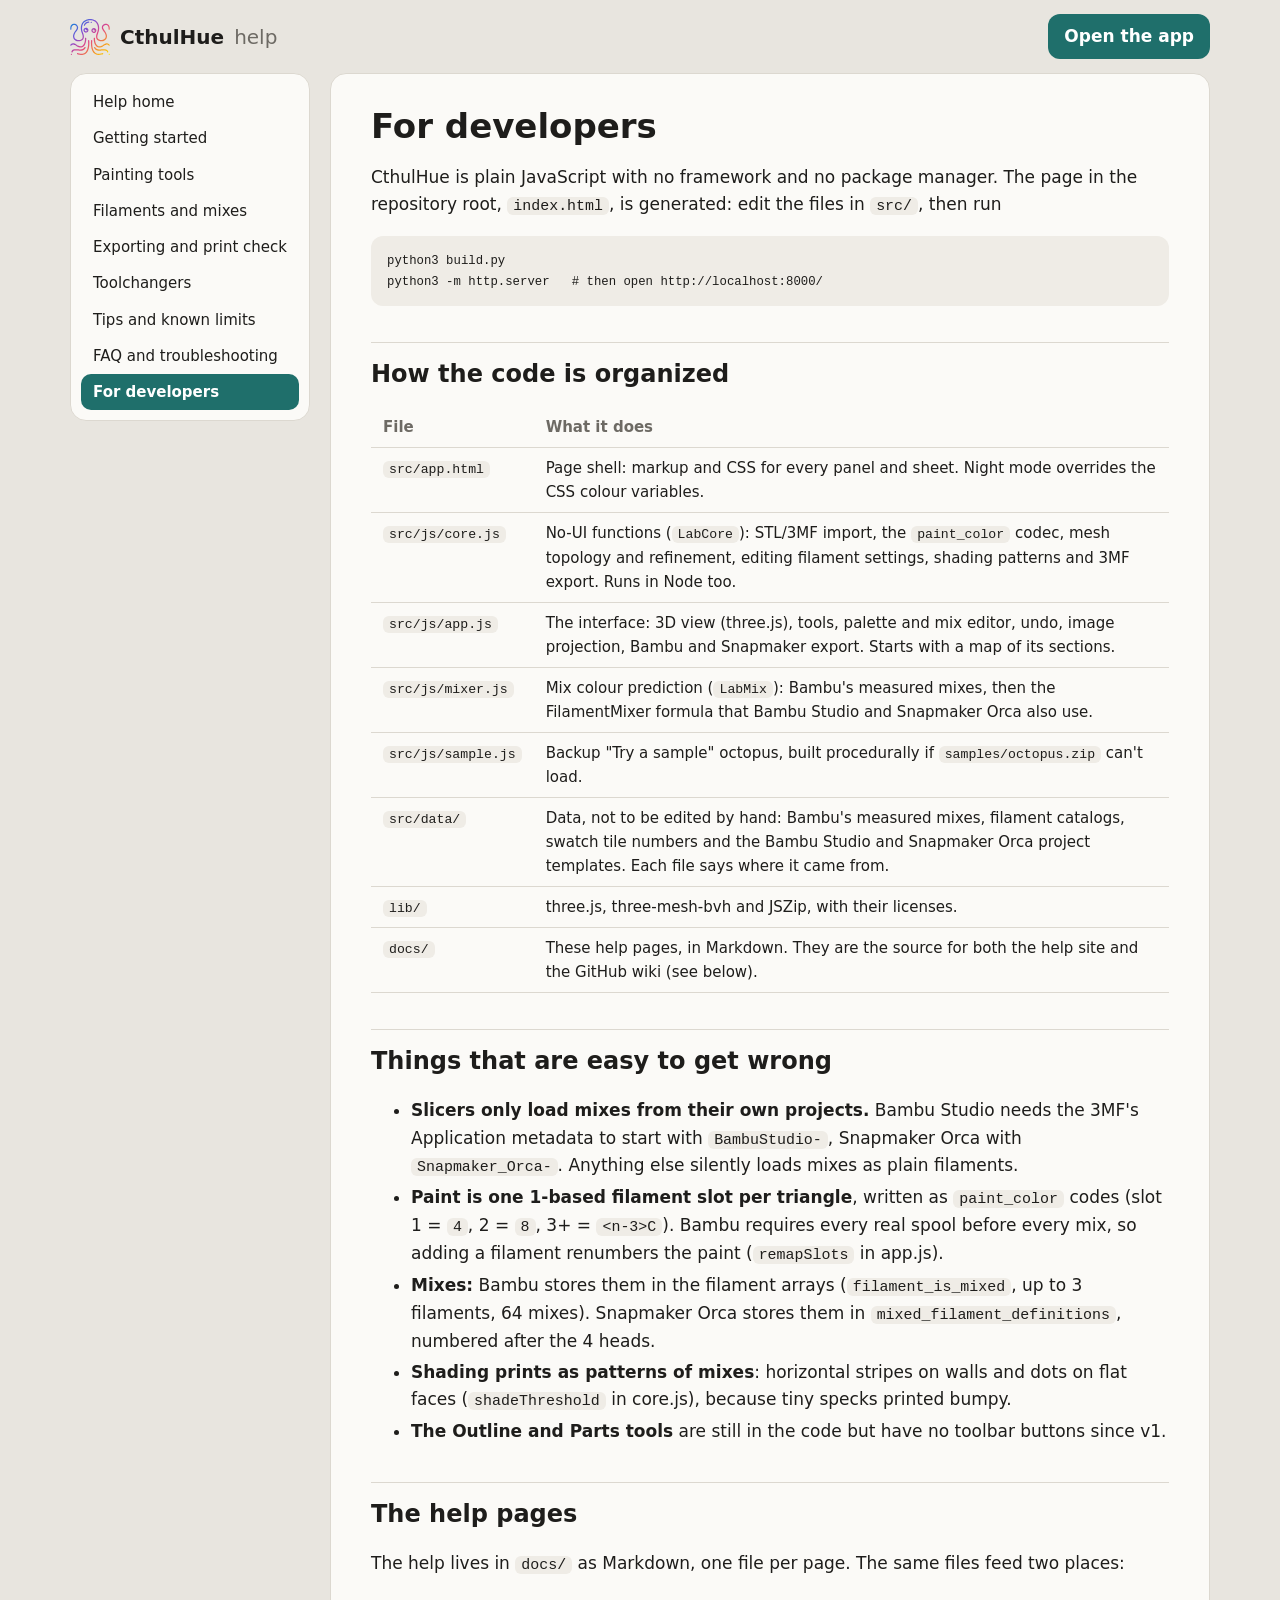
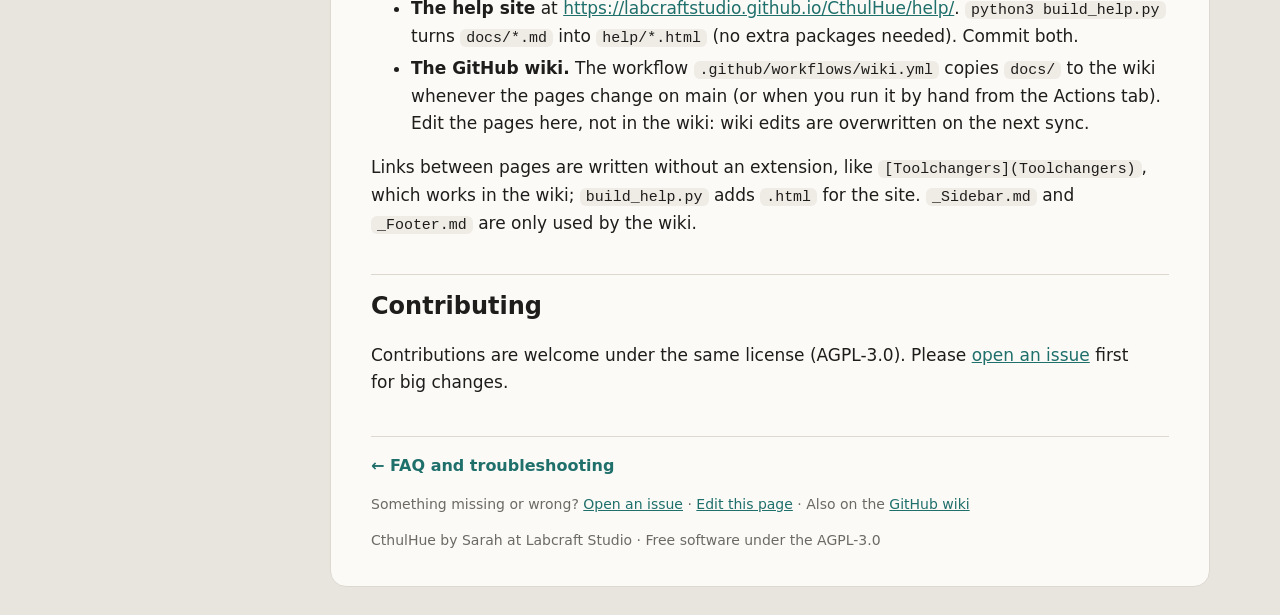
<file: help/For-developers.html>
<!DOCTYPE html>
<html lang="en">
<head>
<meta charset="utf-8">
<meta name="viewport" content="width=device-width, initial-scale=1">
<title>For developers · CthulHue help</title>
<meta name="description" content="CthulHue is plain JavaScript with no framework and no package manager. The page in the repository root, index.html, is generated: edit the files in src/, then r">
<link rel="stylesheet" href="help.css">
<script>try { var t = JSON.parse(localStorage.getItem('labcraft.theme') || 'null'); if (t) document.documentElement.dataset.theme = t; } catch (e) {}</script>
</head>
<body>
<svg width="0" height="0" style="position:absolute" aria-hidden="true"><defs><linearGradient id="logoGrad" x1="0" y1="0" x2="1" y2="1"><stop offset="0" stop-color="#0090DA"/><stop offset=".33" stop-color="#7B4FD6"/><stop offset=".55" stop-color="#E24585"/><stop offset=".78" stop-color="#F59A23"/><stop offset="1" stop-color="#FCE300"/></linearGradient><symbol id="logoMark" viewBox="0 0 1617 1465"><path fill="url(#logoGrad)" fill-rule="evenodd" d="M40.5,1462.6C31.2,1458.2 26.0,1450.0 26.0,1439.5C26.0,1412.8 62.8,1405.1 74.1,1429.5C76.2,1434.1 76.6,1442.4 74.8,1448.1C70.8,1461.6 53.6,1468.8 40.5,1462.6ZM437.0,1464.3C402.7,1461.7 359.9,1453.2 319.5,1441.0C295.8,1433.8 288.8,1430.7 284.5,1425.7C280.9,1421.6 278.0,1414.0 278.0,1408.9C278.0,1400.2 285.0,1389.7 293.4,1385.9C300.4,1382.7 306.4,1383.4 325.3,1389.5C360.1,1400.5 388.1,1407.0 419.3,1411.2C438.8,1413.8 483.3,1414.4 498.5,1412.2C552.3,1404.5 591.1,1385.8 625.8,1351.0C679.2,1297.5 713.1,1210.6 726.4,1093.0C730.1,1061.0 731.2,1040.4 731.7,995.5C732.2,950.9 731.7,933.3 728.8,896.9C727.9,885.1 727.9,881.3 729.0,877.6C730.8,871.2 735.0,865.7 740.7,862.3C744.8,859.9 746.6,859.5 753.0,859.5C761.5,859.5 766.3,861.5 771.7,867.2C776.5,872.2 778.1,877.1 779.5,892.0C782.5,922.3 783.2,944.7 782.7,996.5C782.2,1048.1 781.4,1064.2 777.5,1098.5C759.3,1255.1 706.2,1364.2 620.0,1421.5C607.1,1430.1 583.5,1442.0 568.6,1447.5C546.8,1455.5 519.3,1461.6 494.0,1463.9C483.5,1464.9 448.0,1465.1 437.0,1464.3ZM1139.0,1464.3C1078.7,1458.3 1031.7,1440.3 990.0,1407.2C969.9,1391.3 946.5,1365.5 930.6,1341.6C873.5,1256.2 843.9,1125.3 846.3,969.0C847.1,921.6 849.3,887.6 852.5,876.3C855.3,866.6 865.8,859.0 876.5,859.0C887.2,859.0 897.4,866.7 900.4,877.1C901.8,882.0 901.8,884.3 900.5,900.5C895.3,963.1 896.7,1039.5 904.0,1100.0C915.8,1197.0 941.8,1272.1 982.1,1326.3C997.4,1346.6 1018.6,1366.7 1039.0,1379.9C1049.9,1386.9 1070.7,1396.9 1083.6,1401.4C1095.1,1405.3 1111.9,1409.3 1127.7,1411.7C1141.1,1413.8 1188.2,1414.0 1203.5,1412.1C1235.7,1408.1 1269.6,1400.5 1302.4,1390.0C1327.1,1382.1 1333.4,1382.2 1342.5,1390.2C1348.4,1395.4 1351.0,1401.1 1351.0,1408.8C1351.0,1418.0 1347.8,1424.5 1340.7,1429.7C1336.9,1432.5 1307.8,1442.2 1285.9,1447.9C1240.1,1459.9 1202.3,1465.1 1163.6,1464.8C1152.0,1464.8 1140.9,1464.5 1139.0,1464.3ZM1582.6,1463.5C1570.1,1459.0 1563.2,1445.0 1567.2,1431.8C1568.7,1426.7 1575.4,1419.2 1580.5,1416.9C1585.7,1414.5 1596.8,1414.4 1601.3,1416.6C1607.7,1419.9 1611.3,1423.3 1613.8,1428.8C1619.9,1442.1 1614.6,1456.6 1601.5,1462.6C1595.8,1465.3 1588.6,1465.7 1582.6,1463.5ZM67.2,1362.3C61.5,1360.3 54.6,1353.2 52.6,1347.3C50.4,1340.8 50.6,1336.4 53.6,1326.8C64.3,1292.6 90.7,1261.4 123.0,1244.6C136.0,1237.9 144.4,1234.9 159.0,1231.7C180.0,1227.1 186.8,1226.5 218.5,1226.5C251.8,1226.6 255.2,1226.9 314.6,1235.0C366.2,1242.1 379.2,1243.3 404.5,1243.3C454.7,1243.3 494.0,1232.9 527.7,1210.7C549.8,1196.1 564.4,1180.6 583.4,1151.5C590.0,1141.3 595.3,1137.8 604.6,1137.2C612.9,1136.6 618.9,1138.9 624.5,1144.5C628.9,1148.8 632.0,1155.9 632.0,1161.5C632.0,1167.9 628.8,1175.0 620.1,1188.1C583.3,1243.6 530.3,1277.3 460.4,1289.9C441.1,1293.4 426.1,1294.3 395.9,1293.7C366.4,1293.2 361.0,1292.7 315.0,1286.4C259.5,1278.7 251.6,1277.9 224.5,1277.3C203.5,1276.9 196.2,1277.1 186.7,1278.4C170.2,1280.7 157.3,1284.2 147.9,1288.9C137.2,1294.3 131.9,1298.3 122.8,1307.8C112.5,1318.6 106.7,1328.6 99.6,1348.1C95.1,1360.4 80.3,1367.0 67.2,1362.3ZM1517.4,1361.5C1509.9,1357.8 1507.4,1354.5 1502.0,1341.3C1495.5,1325.2 1490.0,1316.2 1481.0,1307.0C1459.4,1284.9 1434.8,1277.0 1387.0,1277.0C1363.4,1277.0 1345.2,1278.7 1296.5,1285.4C1251.8,1291.6 1240.3,1292.8 1218.5,1294.0C1176.2,1296.2 1135.5,1290.9 1100.0,1278.5C1087.6,1274.2 1065.5,1263.8 1055.0,1257.3C1035.3,1245.1 1012.6,1225.2 998.3,1207.5C990.6,1198.0 977.7,1178.8 975.0,1172.8C972.6,1167.5 972.4,1157.4 974.5,1152.2C976.6,1147.3 982.5,1141.2 987.5,1138.9C992.1,1136.8 1000.4,1136.4 1006.1,1138.1C1012.3,1140.0 1016.3,1144.2 1026.4,1159.3C1041.9,1182.6 1055.0,1196.0 1075.9,1210.1C1104.6,1229.5 1138.0,1239.9 1181.5,1243.0C1206.8,1244.9 1229.4,1243.2 1286.4,1235.4C1340.1,1228.1 1351.8,1226.9 1377.6,1226.3C1439.4,1224.9 1476.7,1235.4 1508.7,1263.2C1527.4,1279.5 1542.3,1301.6 1550.0,1324.6C1554.7,1338.3 1553.8,1347.3 1547.1,1355.1C1539.8,1363.8 1527.3,1366.4 1517.4,1361.5ZM404.5,1161.4C367.5,1157.3 330.7,1145.4 298.1,1127.0C291.8,1123.4 272.6,1111.3 255.6,1100.1C215.0,1073.4 204.4,1067.0 187.5,1058.9C171.4,1051.2 159.3,1046.9 144.7,1043.9C131.5,1041.2 112.6,1041.7 101.0,1045.0C82.0,1050.5 68.3,1059.1 46.2,1079.2C37.5,1087.1 31.6,1089.6 23.5,1088.7C16.8,1088.0 11.3,1085.2 6.8,1080.2C2.4,1075.4 0.6,1070.2 0.7,1063.0C0.7,1054.7 3.8,1049.3 13.9,1039.9C65.2,991.7 118.1,979.7 182.2,1001.6C196.8,1006.6 222.2,1018.6 237.0,1027.5C242.2,1030.7 260.7,1042.6 278.0,1054.0C295.3,1065.4 313.9,1077.3 319.3,1080.4C375.5,1113.3 437.4,1120.1 482.7,1098.4C495.1,1092.5 507.9,1083.1 520.9,1070.5C540.1,1051.9 552.6,1034.6 565.1,1009.7C580.8,978.4 589.3,951.4 596.4,909.2C604.4,862.4 606.5,837.9 605.7,803.2C605.3,783.4 605.4,778.1 606.6,774.7C609.9,765.3 617.8,759.2 627.9,758.3C636.4,757.5 642.7,759.9 648.3,765.9C655.2,773.3 656.1,777.2 656.7,805.2C657.5,838.2 655.0,868.6 647.9,910.5C639.2,962.3 629.8,993.4 612.0,1029.5C598.3,1057.2 585.2,1076.8 567.9,1095.5C534.3,1131.8 501.1,1151.1 458.5,1159.1C447.7,1161.1 414.9,1162.5 404.5,1161.4ZM1170.3,1160.9C1138.3,1157.2 1107.0,1144.7 1082.0,1125.8C1028.4,1085.2 990.6,1019.2 974.1,937.3C962.3,879.0 957.5,823.0 961.0,786.8C962.1,775.1 963.8,770.9 969.2,765.3C981.9,752.3 1004.3,757.5 1010.4,774.7C1011.6,778.0 1011.7,783.5 1011.3,803.6C1010.5,838.0 1012.7,862.5 1020.6,909.2C1027.7,951.4 1036.2,978.4 1051.9,1009.7C1075.9,1057.6 1110.9,1091.6 1149.3,1104.4C1164.2,1109.3 1172.8,1110.5 1194.5,1110.4C1212.3,1110.4 1215.9,1110.1 1227.4,1107.6C1252.0,1102.5 1275.8,1093.3 1297.5,1080.6C1303.0,1077.4 1321.7,1065.4 1339.0,1054.0C1375.6,1030.0 1382.2,1025.9 1398.5,1017.4C1430.4,1000.8 1459.2,992.3 1487.0,991.3C1522.7,990.0 1553.2,1000.3 1584.5,1024.0C1598.0,1034.2 1610.1,1046.0 1613.5,1052.1C1622.0,1067.7 1611.5,1086.9 1593.5,1088.7C1585.4,1089.6 1579.5,1087.1 1570.8,1079.2C1553.4,1063.4 1543.8,1056.5 1530.3,1050.4C1516.1,1043.9 1509.4,1042.5 1492.0,1042.5C1478.2,1042.5 1475.3,1042.8 1465.5,1045.4C1451.6,1049.0 1439.9,1053.5 1424.0,1061.6C1409.5,1068.9 1400.2,1074.7 1361.0,1100.4C1345.3,1110.7 1327.4,1122.1 1321.2,1125.7C1290.0,1143.8 1252.5,1156.5 1218.4,1160.5C1204.7,1162.1 1182.2,1162.3 1170.3,1160.9ZM328.0,909.0C292.6,905.5 257.3,895.5 227.6,880.2C167.8,849.7 130.8,798.6 120.4,732.5C117.8,715.9 118.1,683.9 120.9,665.1C126.7,626.8 141.7,585.5 163.8,546.5C172.8,530.6 189.3,506.6 211.8,476.3C251.4,423.1 263.4,402.4 270.8,375.1C273.0,366.7 273.3,363.5 273.4,349.5C273.4,330.7 271.8,323.4 264.4,308.0C248.6,275.1 222.6,253.0 188.9,243.8C181.5,241.8 178.2,241.5 162.0,241.5C140.5,241.5 133.2,243.0 117.1,250.6C89.8,263.5 71.2,286.9 60.7,322.0C54.2,343.3 52.8,354.7 52.1,390.5C51.4,425.5 51.3,426.2 45.1,433.3C35.4,444.3 17.1,444.0 7.5,432.7C1.4,425.6 0.6,421.0 0.7,392.0C0.7,356.7 3.5,335.0 11.6,307.5C21.0,275.7 34.6,252.4 56.2,231.5C78.4,209.9 107.2,196.0 140.0,191.0C152.1,189.2 175.8,189.6 189.0,191.9C253.0,202.9 305.2,252.2 321.6,317.3C325.4,332.4 326.1,356.7 323.1,373.5C319.0,396.2 308.3,423.3 294.0,447.0C284.7,462.5 273.3,478.8 251.4,508.2C222.5,546.8 212.0,563.0 198.8,589.4C185.5,615.8 177.0,640.1 171.8,666.0C168.7,681.4 168.5,717.4 171.3,731.3C178.0,764.1 196.1,795.1 220.3,814.8C242.7,833.1 272.4,846.9 303.5,853.3C324.4,857.7 331.8,858.3 358.6,857.7C380.4,857.3 385.0,856.9 395.7,854.6C450.5,842.9 488.5,812.7 502.9,769.4C511.6,743.3 512.8,710.9 506.4,676.1C501.6,649.8 496.7,633.8 474.6,571.9C454.6,515.5 447.6,491.2 441.5,455.5C420.1,330.1 445.3,212.2 511.0,130.6C522.6,116.2 547.7,91.3 561.0,81.1C615.3,39.1 682.1,12.9 759.0,3.3C779.7,0.7 834.3,0.7 855.0,3.3C887.1,7.3 911.8,12.9 941.3,22.9C1002.9,43.8 1043.3,67.0 1079.3,101.9C1113.2,134.8 1137.5,171.1 1154.8,215.0C1187.1,296.6 1191.8,394.8 1167.9,491.8C1162.2,515.2 1157.7,529.2 1141.0,575.9C1125.3,619.9 1118.8,639.8 1114.6,657.1C1104.1,700.3 1104.0,741.7 1114.5,771.0C1121.0,789.0 1130.2,803.1 1144.2,816.6C1164.8,836.4 1193.9,850.0 1228.5,856.1C1245.9,859.1 1279.2,859.4 1297.5,856.6C1342.3,849.8 1379.3,832.6 1405.6,806.5C1427.3,784.9 1440.5,759.5 1446.1,728.5C1448.0,717.9 1448.2,714.1 1447.7,696.0C1447.3,678.2 1446.8,673.6 1444.2,661.5C1437.3,629.4 1424.0,596.9 1404.2,564.0C1394.7,548.1 1387.9,538.3 1364.9,507.5C1333.6,465.4 1321.4,446.5 1309.5,421.7C1287.2,375.1 1283.5,330.2 1298.9,290.5C1305.5,273.3 1315.9,258.1 1331.5,242.5C1345.6,228.5 1357.7,219.9 1376.5,210.6C1403.2,197.3 1424.1,192.1 1454.0,191.3C1476.8,190.7 1489.4,192.4 1507.0,198.5C1565.8,219.0 1602.5,269.2 1613.4,344.0C1617.2,370.3 1617.8,411.7 1614.5,423.5C1609.3,442.2 1584.2,447.6 1571.6,432.8C1565.5,425.8 1565.0,422.6 1565.0,394.8C1565.0,359.4 1562.2,338.1 1554.5,316.0C1543.2,283.7 1526.1,263.1 1500.5,251.0C1482.9,242.6 1466.9,240.0 1447.0,242.0C1403.8,246.4 1365.0,270.8 1348.9,303.5C1342.7,316.2 1340.8,325.1 1340.7,341.5C1340.7,356.9 1342.1,365.5 1347.1,380.1C1356.0,406.4 1368.1,426.3 1406.5,478.1C1428.1,507.2 1444.4,531.0 1453.2,546.5C1475.4,585.6 1490.4,627.1 1496.1,665.5C1498.9,684.1 1499.1,716.4 1496.6,732.5C1485.8,800.8 1446.7,852.9 1383.5,883.1C1357.4,895.5 1330.6,903.4 1300.0,907.7C1281.1,910.3 1244.1,910.1 1225.5,907.2C1178.0,899.8 1138.7,881.8 1110.0,854.3C1079.5,825.1 1063.2,792.3 1057.4,748.5C1055.0,730.1 1055.9,693.6 1059.4,673.4C1064.6,643.0 1071.5,619.3 1091.5,563.5C1106.8,520.8 1112.9,502.3 1117.1,485.5C1141.2,390.3 1136.0,296.5 1102.5,222.0C1077.6,166.4 1035.0,121.2 982.9,95.0C942.3,74.5 895.8,59.9 854.0,54.4C834.9,51.9 790.5,51.4 771.0,53.4C710.1,59.8 657.0,78.0 611.0,108.1C580.3,128.2 552.5,156.5 533.3,187.0C488.7,257.9 474.3,352.4 492.6,453.0C498.3,484.3 503.7,502.4 525.5,563.5C553.2,641.0 559.8,668.9 560.7,711.6C561.4,743.2 559.0,762.1 551.4,785.0C542.3,812.3 529.2,832.9 507.9,853.5C478.3,882.1 439.9,899.8 391.5,907.1C376.4,909.4 342.8,910.4 328.0,909.0ZM952.6,568.0C923.8,563.4 898.1,547.3 882.1,523.7C876.9,516.1 871.1,502.8 868.3,492.2C866.0,483.8 865.7,480.5 865.7,467.5C865.7,454.6 866.1,451.2 868.3,442.9C873.1,424.7 881.9,409.3 894.7,396.5C916.0,375.1 946.2,364.1 975.2,367.1C1000.2,369.6 1020.2,379.0 1037.6,396.4C1050.5,409.4 1057.9,421.9 1063.7,440.6C1066.2,448.8 1066.4,450.9 1066.4,467.0C1066.5,487.4 1065.0,495.0 1057.5,510.7C1051.9,522.5 1048.4,527.6 1038.6,537.8C1025.2,551.8 1008.8,561.2 989.9,565.9C980.2,568.3 961.3,569.3 952.6,568.0ZM625.8,554.4C616.7,552.8 603.9,548.2 596.1,543.9C571.2,529.9 553.7,507.3 546.4,479.5C544.1,470.9 543.7,467.5 543.7,455.0C543.7,442.5 544.1,439.1 546.4,430.5C561.9,371.6 622.1,339.9 679.5,360.4C709.1,371.0 732.0,395.7 741.7,427.5C744.2,435.9 744.4,437.7 744.4,455.0C744.4,472.3 744.2,474.1 741.7,482.5C730.3,519.8 701.5,546.4 664.3,553.9C652.5,556.3 637.5,556.5 625.8,554.4ZM975.6,516.9C990.5,514.2 1004.1,503.7 1011.2,489.2C1015.2,481.2 1015.5,480.2 1015.8,470.4C1016.4,456.5 1016.2,456.2 1010.3,460.3C1002.9,465.5 998.1,467.0 988.5,467.0C976.6,467.0 970.3,464.5 962.4,456.6C958.0,452.1 955.7,448.9 954.1,444.7C951.9,438.6 951.1,428.3 952.4,422.2C953.1,419.1 953.1,419.0 950.6,419.9C938.0,424.8 927.2,434.2 921.6,445.3C903.1,482.2 934.9,524.3 975.6,516.9ZM656.0,503.9C667.7,501.2 681.3,491.3 687.3,480.9C692.2,472.5 694.0,465.6 694.0,454.8C694.0,448.9 693.6,445.0 693.0,445.0C692.4,445.0 690.1,446.3 687.9,448.0C678.1,455.1 665.8,456.8 653.9,452.8C648.7,451.1 646.3,449.5 640.9,444.1C631.9,435.1 629.7,429.2 630.2,416.2C630.4,411.2 630.2,407.0 629.8,407.0C626.7,407.0 613.8,415.0 608.8,420.0C589.4,439.5 589.5,470.5 609.0,490.0C616.1,497.1 622.8,501.2 631.1,503.4C637.5,505.1 649.7,505.4 656.0,503.9ZM569.9,275.2C560.5,270.4 555.2,260.9 556.3,250.5C557.4,239.3 567.2,216.2 577.6,200.2C606.1,156.3 650.8,125.5 708.2,110.5C725.7,106.0 747.8,102.0 756.5,101.8C772.0,101.5 782.9,111.7 783.0,126.6C783.0,133.7 781.3,138.5 776.8,143.5C771.9,149.1 767.1,151.0 750.6,153.6C723.2,158.0 705.3,163.4 684.4,173.4C663.1,183.7 647.8,195.1 632.2,212.3C621.2,224.5 611.9,240.6 606.6,256.6C603.8,265.0 601.1,269.6 596.7,273.0C589.3,278.8 578.7,279.7 569.9,275.2ZM851.9,163.7C845.9,161.5 841.4,158.2 838.7,154.3C835.0,148.9 834.0,145.7 834.0,139.1C834.0,122.0 851.0,109.9 867.1,115.5C884.3,121.6 889.6,142.5 877.6,156.7C872.2,163.1 859.5,166.5 851.9,163.7Z"/></symbol></defs></svg>
<header>
  <a class="brand" href="index.html"><svg class="logo" viewBox="0 0 1617 1465" aria-hidden="true"><use href="#logoMark"/></svg>CthulHue <span>help</span></a>
  <a class="open" href="../">Open the app</a>
</header>
<div class="wrap">
<nav aria-label="Help pages">
<a href="index.html">Help home</a>
<a href="Getting-started.html">Getting started</a>
<a href="Painting-tools.html">Painting tools</a>
<a href="Filaments-and-mixes.html">Filaments and mixes</a>
<a href="Exporting.html">Exporting and print check</a>
<a href="Toolchangers.html">Toolchangers</a>
<a href="Tips-and-limits.html">Tips and known limits</a>
<a href="FAQ.html">FAQ and troubleshooting</a>
<a href="For-developers.html" class="on" aria-current="page">For developers</a>
</nav>
<main>
<h1>For developers</h1>
<p>CthulHue is plain JavaScript with no framework and no package manager. The page in the repository root, <code>index.html</code>, is generated: edit the files in <code>src/</code>, then run</p>
<pre><code>python3 build.py
python3 -m http.server   # then open http://localhost:8000/</code></pre>
<h2 id="how-the-code-is-organized">How the code is organized</h2>
<div class="table"><table><thead><tr><th>File</th><th>What it does</th></tr></thead><tbody><tr><td><code>src/app.html</code></td><td>Page shell: markup and CSS for every panel and sheet. Night mode overrides the CSS colour variables.</td></tr><tr><td><code>src/js/core.js</code></td><td>No-UI functions (<code>LabCore</code>): STL/3MF import, the <code>paint_color</code> codec, mesh topology and refinement, editing filament settings, shading patterns and 3MF export. Runs in Node too.</td></tr><tr><td><code>src/js/app.js</code></td><td>The interface: 3D view (three.js), tools, palette and mix editor, undo, image projection, Bambu and Snapmaker export. Starts with a map of its sections.</td></tr><tr><td><code>src/js/mixer.js</code></td><td>Mix colour prediction (<code>LabMix</code>): Bambu's measured mixes, then the FilamentMixer formula that Bambu Studio and Snapmaker Orca also use.</td></tr><tr><td><code>src/js/sample.js</code></td><td>Backup "Try a sample" octopus, built procedurally if <code>samples/octopus.zip</code> can't load.</td></tr><tr><td><code>src/data/</code></td><td>Data, not to be edited by hand: Bambu's measured mixes, filament catalogs, swatch tile numbers and the Bambu Studio and Snapmaker Orca project templates. Each file says where it came from.</td></tr><tr><td><code>lib/</code></td><td>three.js, three-mesh-bvh and JSZip, with their licenses.</td></tr><tr><td><code>docs/</code></td><td>These help pages, in Markdown. They are the source for both the help site and the GitHub wiki (see below).</td></tr></tbody></table></div>
<h2 id="things-that-are-easy-to-get-wrong">Things that are easy to get wrong</h2>
<ul><li><strong>Slicers only load mixes from their own projects.</strong> Bambu Studio needs the 3MF's Application metadata to start with <code>BambuStudio-</code>, Snapmaker Orca with <code>Snapmaker_Orca-</code>. Anything else silently loads mixes as plain filaments.</li><li><strong>Paint is one 1-based filament slot per triangle</strong>, written as <code>paint_color</code> codes (slot 1 = <code>4</code>, 2 = <code>8</code>, 3+ = <code>&lt;n-3&gt;C</code>). Bambu requires every real spool before every mix, so adding a filament renumbers the paint (<code>remapSlots</code> in app.js).</li><li><strong>Mixes:</strong> Bambu stores them in the filament arrays (<code>filament_is_mixed</code>, up to 3 filaments, 64 mixes). Snapmaker Orca stores them in <code>mixed_filament_definitions</code>, numbered after the 4 heads.</li><li><strong>Shading prints as patterns of mixes</strong>: horizontal stripes on walls and dots on flat faces (<code>shadeThreshold</code> in core.js), because tiny specks printed bumpy.</li><li><strong>The Outline and Parts tools</strong> are still in the code but have no toolbar buttons since v1.</li></ul>
<h2 id="the-help-pages">The help pages</h2>
<p>The help lives in <code>docs/</code> as Markdown, one file per page. The same files feed two places:</p>
<ul><li><strong>The help site</strong> at <a href="https://labcraftstudio.github.io/CthulHue/help/">https://labcraftstudio.github.io/CthulHue/help/</a>. <code>python3 build_help.py</code> turns <code>docs/*.md</code> into <code>help/*.html</code> (no extra packages needed). Commit both.</li><li><strong>The GitHub wiki.</strong> The workflow <code>.github/workflows/wiki.yml</code> copies <code>docs/</code> to the wiki whenever the pages change on main (or when you run it by hand from the Actions tab). Edit the pages here, not in the wiki: wiki edits are overwritten on the next sync.</li></ul>
<p>Links between pages are written without an extension, like <code>[Toolchangers](Toolchangers)</code>, which works in the wiki; <code>build_help.py</code> adds <code>.html</code> for the site. <code>_Sidebar.md</code> and <code>_Footer.md</code> are only used by the wiki.</p>
<h2 id="contributing">Contributing</h2>
<p>Contributions are welcome under the same license (AGPL-3.0). Please <a href="https://github.com/LabcraftStudio/CthulHue/issues">open an issue</a> first for big changes.</p>
<footer>
  <div class="pn"><a href="FAQ.html">← FAQ and troubleshooting</a><span></span></div>
  <p>Something missing or wrong? <a href="https://github.com/LabcraftStudio/CthulHue/issues">Open an issue</a> · <a href="https://github.com/LabcraftStudio/CthulHue/edit/main/docs/For-developers.md">Edit this page</a> · Also on the <a href="https://github.com/LabcraftStudio/CthulHue/wiki/For-developers">GitHub wiki</a></p>
  <p>CthulHue by Sarah at Labcraft Studio · Free software under the AGPL-3.0</p>
</footer>
</main>
</div>
</body>
</html>
</file>
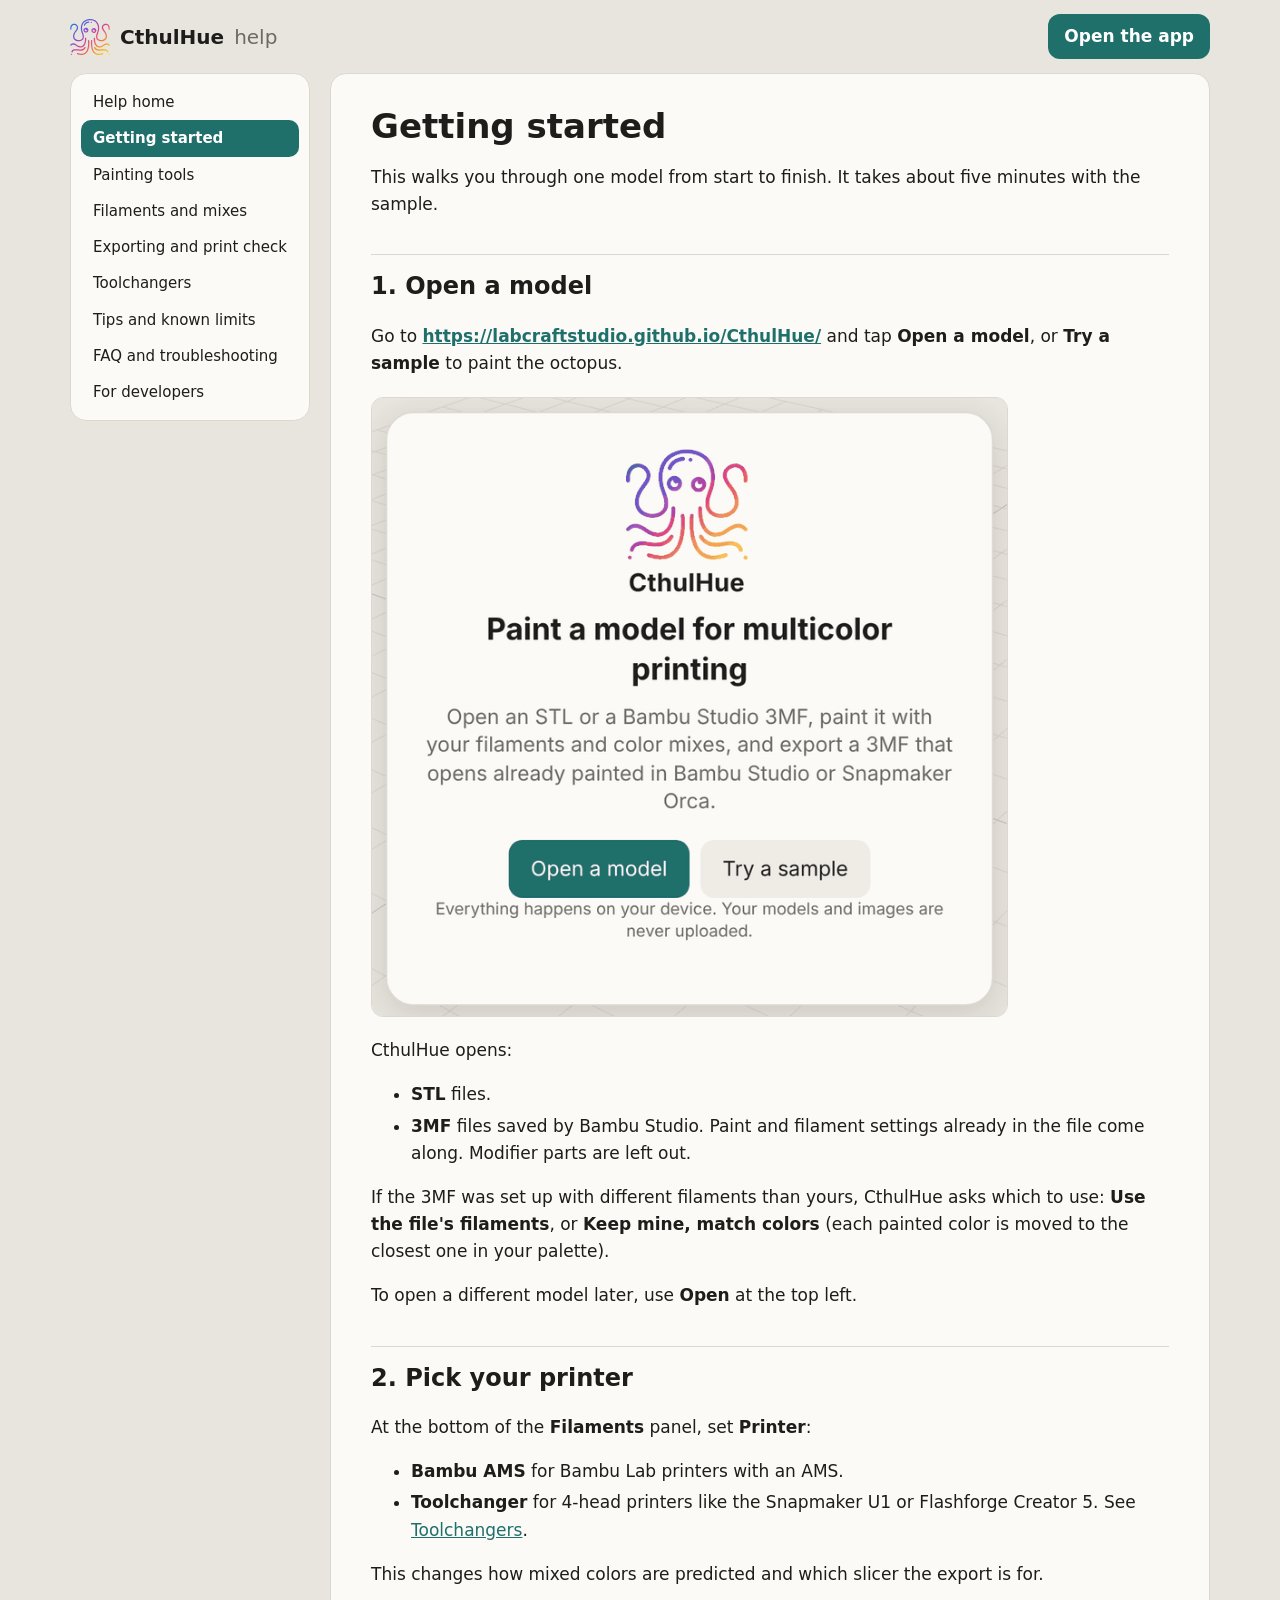
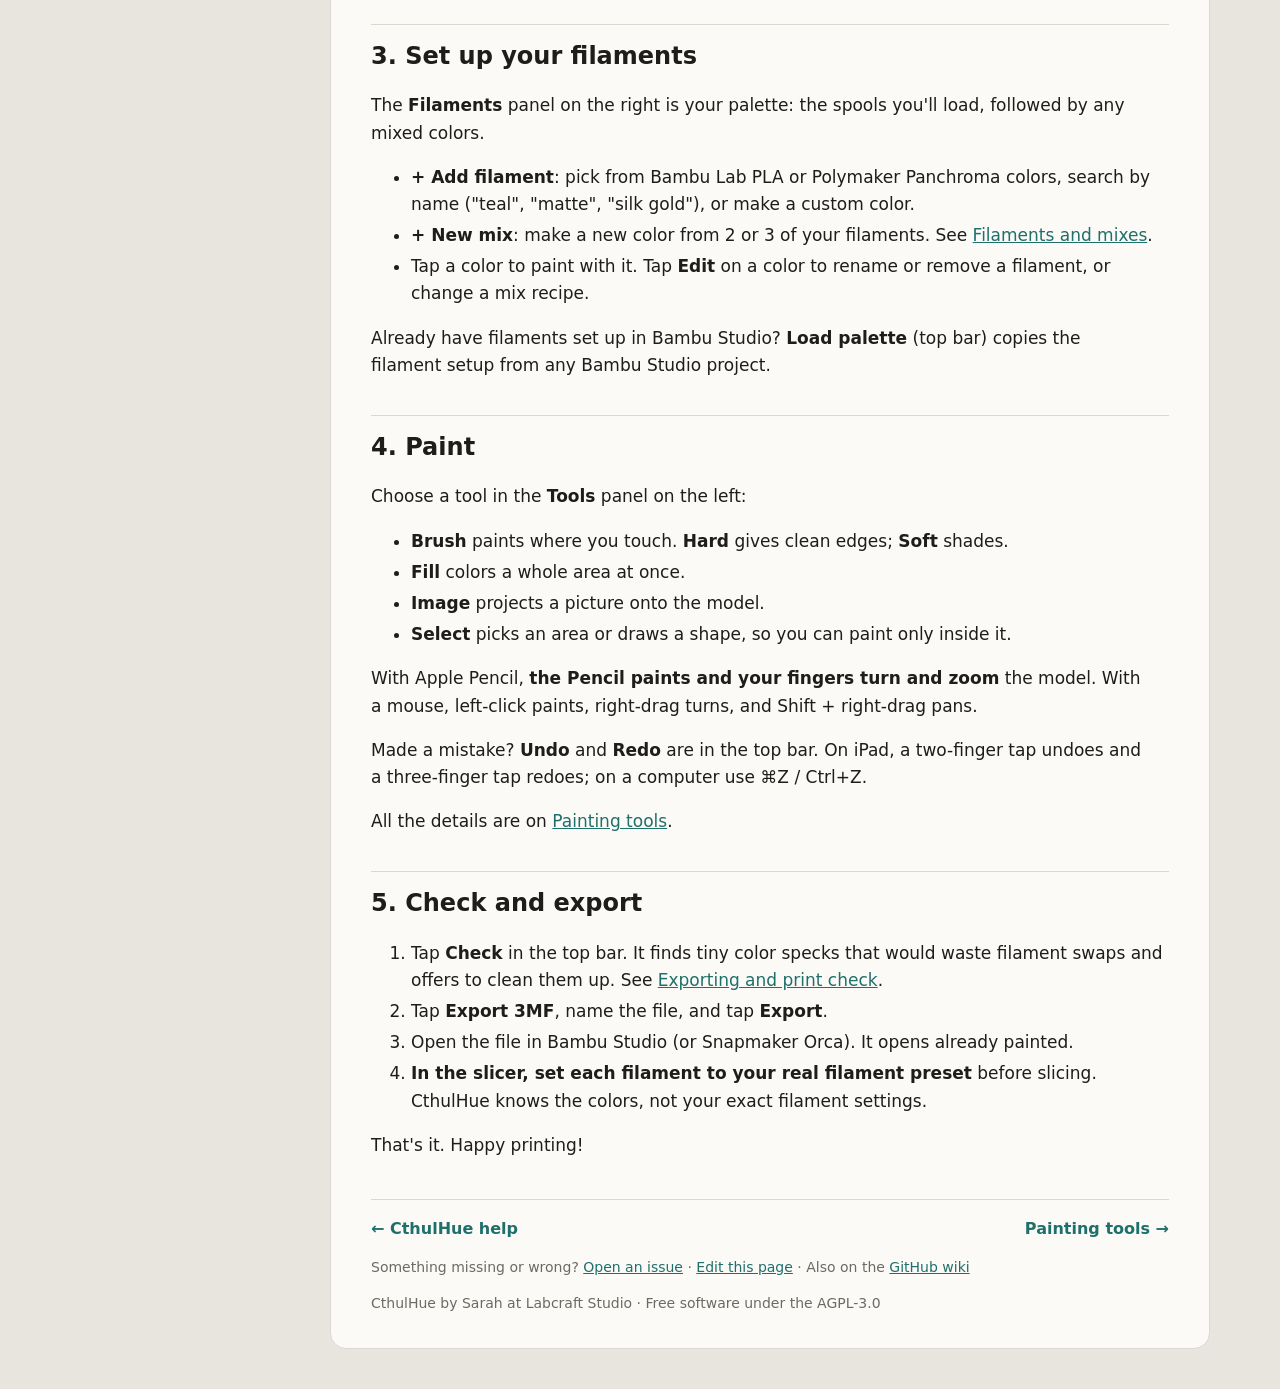
<file: help/Getting-started.html>
<!DOCTYPE html>
<html lang="en">
<head>
<meta charset="utf-8">
<meta name="viewport" content="width=device-width, initial-scale=1">
<title>Getting started · CthulHue help</title>
<meta name="description" content="This walks you through one model from start to finish. It takes about five minutes with the sample.">
<link rel="stylesheet" href="help.css">
<script>try { var t = JSON.parse(localStorage.getItem('labcraft.theme') || 'null'); if (t) document.documentElement.dataset.theme = t; } catch (e) {}</script>
</head>
<body>
<svg width="0" height="0" style="position:absolute" aria-hidden="true"><defs><linearGradient id="logoGrad" x1="0" y1="0" x2="1" y2="1"><stop offset="0" stop-color="#0090DA"/><stop offset=".33" stop-color="#7B4FD6"/><stop offset=".55" stop-color="#E24585"/><stop offset=".78" stop-color="#F59A23"/><stop offset="1" stop-color="#FCE300"/></linearGradient><symbol id="logoMark" viewBox="0 0 1617 1465"><path fill="url(#logoGrad)" fill-rule="evenodd" d="M40.5,1462.6C31.2,1458.2 26.0,1450.0 26.0,1439.5C26.0,1412.8 62.8,1405.1 74.1,1429.5C76.2,1434.1 76.6,1442.4 74.8,1448.1C70.8,1461.6 53.6,1468.8 40.5,1462.6ZM437.0,1464.3C402.7,1461.7 359.9,1453.2 319.5,1441.0C295.8,1433.8 288.8,1430.7 284.5,1425.7C280.9,1421.6 278.0,1414.0 278.0,1408.9C278.0,1400.2 285.0,1389.7 293.4,1385.9C300.4,1382.7 306.4,1383.4 325.3,1389.5C360.1,1400.5 388.1,1407.0 419.3,1411.2C438.8,1413.8 483.3,1414.4 498.5,1412.2C552.3,1404.5 591.1,1385.8 625.8,1351.0C679.2,1297.5 713.1,1210.6 726.4,1093.0C730.1,1061.0 731.2,1040.4 731.7,995.5C732.2,950.9 731.7,933.3 728.8,896.9C727.9,885.1 727.9,881.3 729.0,877.6C730.8,871.2 735.0,865.7 740.7,862.3C744.8,859.9 746.6,859.5 753.0,859.5C761.5,859.5 766.3,861.5 771.7,867.2C776.5,872.2 778.1,877.1 779.5,892.0C782.5,922.3 783.2,944.7 782.7,996.5C782.2,1048.1 781.4,1064.2 777.5,1098.5C759.3,1255.1 706.2,1364.2 620.0,1421.5C607.1,1430.1 583.5,1442.0 568.6,1447.5C546.8,1455.5 519.3,1461.6 494.0,1463.9C483.5,1464.9 448.0,1465.1 437.0,1464.3ZM1139.0,1464.3C1078.7,1458.3 1031.7,1440.3 990.0,1407.2C969.9,1391.3 946.5,1365.5 930.6,1341.6C873.5,1256.2 843.9,1125.3 846.3,969.0C847.1,921.6 849.3,887.6 852.5,876.3C855.3,866.6 865.8,859.0 876.5,859.0C887.2,859.0 897.4,866.7 900.4,877.1C901.8,882.0 901.8,884.3 900.5,900.5C895.3,963.1 896.7,1039.5 904.0,1100.0C915.8,1197.0 941.8,1272.1 982.1,1326.3C997.4,1346.6 1018.6,1366.7 1039.0,1379.9C1049.9,1386.9 1070.7,1396.9 1083.6,1401.4C1095.1,1405.3 1111.9,1409.3 1127.7,1411.7C1141.1,1413.8 1188.2,1414.0 1203.5,1412.1C1235.7,1408.1 1269.6,1400.5 1302.4,1390.0C1327.1,1382.1 1333.4,1382.2 1342.5,1390.2C1348.4,1395.4 1351.0,1401.1 1351.0,1408.8C1351.0,1418.0 1347.8,1424.5 1340.7,1429.7C1336.9,1432.5 1307.8,1442.2 1285.9,1447.9C1240.1,1459.9 1202.3,1465.1 1163.6,1464.8C1152.0,1464.8 1140.9,1464.5 1139.0,1464.3ZM1582.6,1463.5C1570.1,1459.0 1563.2,1445.0 1567.2,1431.8C1568.7,1426.7 1575.4,1419.2 1580.5,1416.9C1585.7,1414.5 1596.8,1414.4 1601.3,1416.6C1607.7,1419.9 1611.3,1423.3 1613.8,1428.8C1619.9,1442.1 1614.6,1456.6 1601.5,1462.6C1595.8,1465.3 1588.6,1465.7 1582.6,1463.5ZM67.2,1362.3C61.5,1360.3 54.6,1353.2 52.6,1347.3C50.4,1340.8 50.6,1336.4 53.6,1326.8C64.3,1292.6 90.7,1261.4 123.0,1244.6C136.0,1237.9 144.4,1234.9 159.0,1231.7C180.0,1227.1 186.8,1226.5 218.5,1226.5C251.8,1226.6 255.2,1226.9 314.6,1235.0C366.2,1242.1 379.2,1243.3 404.5,1243.3C454.7,1243.3 494.0,1232.9 527.7,1210.7C549.8,1196.1 564.4,1180.6 583.4,1151.5C590.0,1141.3 595.3,1137.8 604.6,1137.2C612.9,1136.6 618.9,1138.9 624.5,1144.5C628.9,1148.8 632.0,1155.9 632.0,1161.5C632.0,1167.9 628.8,1175.0 620.1,1188.1C583.3,1243.6 530.3,1277.3 460.4,1289.9C441.1,1293.4 426.1,1294.3 395.9,1293.7C366.4,1293.2 361.0,1292.7 315.0,1286.4C259.5,1278.7 251.6,1277.9 224.5,1277.3C203.5,1276.9 196.2,1277.1 186.7,1278.4C170.2,1280.7 157.3,1284.2 147.9,1288.9C137.2,1294.3 131.9,1298.3 122.8,1307.8C112.5,1318.6 106.7,1328.6 99.6,1348.1C95.1,1360.4 80.3,1367.0 67.2,1362.3ZM1517.4,1361.5C1509.9,1357.8 1507.4,1354.5 1502.0,1341.3C1495.5,1325.2 1490.0,1316.2 1481.0,1307.0C1459.4,1284.9 1434.8,1277.0 1387.0,1277.0C1363.4,1277.0 1345.2,1278.7 1296.5,1285.4C1251.8,1291.6 1240.3,1292.8 1218.5,1294.0C1176.2,1296.2 1135.5,1290.9 1100.0,1278.5C1087.6,1274.2 1065.5,1263.8 1055.0,1257.3C1035.3,1245.1 1012.6,1225.2 998.3,1207.5C990.6,1198.0 977.7,1178.8 975.0,1172.8C972.6,1167.5 972.4,1157.4 974.5,1152.2C976.6,1147.3 982.5,1141.2 987.5,1138.9C992.1,1136.8 1000.4,1136.4 1006.1,1138.1C1012.3,1140.0 1016.3,1144.2 1026.4,1159.3C1041.9,1182.6 1055.0,1196.0 1075.9,1210.1C1104.6,1229.5 1138.0,1239.9 1181.5,1243.0C1206.8,1244.9 1229.4,1243.2 1286.4,1235.4C1340.1,1228.1 1351.8,1226.9 1377.6,1226.3C1439.4,1224.9 1476.7,1235.4 1508.7,1263.2C1527.4,1279.5 1542.3,1301.6 1550.0,1324.6C1554.7,1338.3 1553.8,1347.3 1547.1,1355.1C1539.8,1363.8 1527.3,1366.4 1517.4,1361.5ZM404.5,1161.4C367.5,1157.3 330.7,1145.4 298.1,1127.0C291.8,1123.4 272.6,1111.3 255.6,1100.1C215.0,1073.4 204.4,1067.0 187.5,1058.9C171.4,1051.2 159.3,1046.9 144.7,1043.9C131.5,1041.2 112.6,1041.7 101.0,1045.0C82.0,1050.5 68.3,1059.1 46.2,1079.2C37.5,1087.1 31.6,1089.6 23.5,1088.7C16.8,1088.0 11.3,1085.2 6.8,1080.2C2.4,1075.4 0.6,1070.2 0.7,1063.0C0.7,1054.7 3.8,1049.3 13.9,1039.9C65.2,991.7 118.1,979.7 182.2,1001.6C196.8,1006.6 222.2,1018.6 237.0,1027.5C242.2,1030.7 260.7,1042.6 278.0,1054.0C295.3,1065.4 313.9,1077.3 319.3,1080.4C375.5,1113.3 437.4,1120.1 482.7,1098.4C495.1,1092.5 507.9,1083.1 520.9,1070.5C540.1,1051.9 552.6,1034.6 565.1,1009.7C580.8,978.4 589.3,951.4 596.4,909.2C604.4,862.4 606.5,837.9 605.7,803.2C605.3,783.4 605.4,778.1 606.6,774.7C609.9,765.3 617.8,759.2 627.9,758.3C636.4,757.5 642.7,759.9 648.3,765.9C655.2,773.3 656.1,777.2 656.7,805.2C657.5,838.2 655.0,868.6 647.9,910.5C639.2,962.3 629.8,993.4 612.0,1029.5C598.3,1057.2 585.2,1076.8 567.9,1095.5C534.3,1131.8 501.1,1151.1 458.5,1159.1C447.7,1161.1 414.9,1162.5 404.5,1161.4ZM1170.3,1160.9C1138.3,1157.2 1107.0,1144.7 1082.0,1125.8C1028.4,1085.2 990.6,1019.2 974.1,937.3C962.3,879.0 957.5,823.0 961.0,786.8C962.1,775.1 963.8,770.9 969.2,765.3C981.9,752.3 1004.3,757.5 1010.4,774.7C1011.6,778.0 1011.7,783.5 1011.3,803.6C1010.5,838.0 1012.7,862.5 1020.6,909.2C1027.7,951.4 1036.2,978.4 1051.9,1009.7C1075.9,1057.6 1110.9,1091.6 1149.3,1104.4C1164.2,1109.3 1172.8,1110.5 1194.5,1110.4C1212.3,1110.4 1215.9,1110.1 1227.4,1107.6C1252.0,1102.5 1275.8,1093.3 1297.5,1080.6C1303.0,1077.4 1321.7,1065.4 1339.0,1054.0C1375.6,1030.0 1382.2,1025.9 1398.5,1017.4C1430.4,1000.8 1459.2,992.3 1487.0,991.3C1522.7,990.0 1553.2,1000.3 1584.5,1024.0C1598.0,1034.2 1610.1,1046.0 1613.5,1052.1C1622.0,1067.7 1611.5,1086.9 1593.5,1088.7C1585.4,1089.6 1579.5,1087.1 1570.8,1079.2C1553.4,1063.4 1543.8,1056.5 1530.3,1050.4C1516.1,1043.9 1509.4,1042.5 1492.0,1042.5C1478.2,1042.5 1475.3,1042.8 1465.5,1045.4C1451.6,1049.0 1439.9,1053.5 1424.0,1061.6C1409.5,1068.9 1400.2,1074.7 1361.0,1100.4C1345.3,1110.7 1327.4,1122.1 1321.2,1125.7C1290.0,1143.8 1252.5,1156.5 1218.4,1160.5C1204.7,1162.1 1182.2,1162.3 1170.3,1160.9ZM328.0,909.0C292.6,905.5 257.3,895.5 227.6,880.2C167.8,849.7 130.8,798.6 120.4,732.5C117.8,715.9 118.1,683.9 120.9,665.1C126.7,626.8 141.7,585.5 163.8,546.5C172.8,530.6 189.3,506.6 211.8,476.3C251.4,423.1 263.4,402.4 270.8,375.1C273.0,366.7 273.3,363.5 273.4,349.5C273.4,330.7 271.8,323.4 264.4,308.0C248.6,275.1 222.6,253.0 188.9,243.8C181.5,241.8 178.2,241.5 162.0,241.5C140.5,241.5 133.2,243.0 117.1,250.6C89.8,263.5 71.2,286.9 60.7,322.0C54.2,343.3 52.8,354.7 52.1,390.5C51.4,425.5 51.3,426.2 45.1,433.3C35.4,444.3 17.1,444.0 7.5,432.7C1.4,425.6 0.6,421.0 0.7,392.0C0.7,356.7 3.5,335.0 11.6,307.5C21.0,275.7 34.6,252.4 56.2,231.5C78.4,209.9 107.2,196.0 140.0,191.0C152.1,189.2 175.8,189.6 189.0,191.9C253.0,202.9 305.2,252.2 321.6,317.3C325.4,332.4 326.1,356.7 323.1,373.5C319.0,396.2 308.3,423.3 294.0,447.0C284.7,462.5 273.3,478.8 251.4,508.2C222.5,546.8 212.0,563.0 198.8,589.4C185.5,615.8 177.0,640.1 171.8,666.0C168.7,681.4 168.5,717.4 171.3,731.3C178.0,764.1 196.1,795.1 220.3,814.8C242.7,833.1 272.4,846.9 303.5,853.3C324.4,857.7 331.8,858.3 358.6,857.7C380.4,857.3 385.0,856.9 395.7,854.6C450.5,842.9 488.5,812.7 502.9,769.4C511.6,743.3 512.8,710.9 506.4,676.1C501.6,649.8 496.7,633.8 474.6,571.9C454.6,515.5 447.6,491.2 441.5,455.5C420.1,330.1 445.3,212.2 511.0,130.6C522.6,116.2 547.7,91.3 561.0,81.1C615.3,39.1 682.1,12.9 759.0,3.3C779.7,0.7 834.3,0.7 855.0,3.3C887.1,7.3 911.8,12.9 941.3,22.9C1002.9,43.8 1043.3,67.0 1079.3,101.9C1113.2,134.8 1137.5,171.1 1154.8,215.0C1187.1,296.6 1191.8,394.8 1167.9,491.8C1162.2,515.2 1157.7,529.2 1141.0,575.9C1125.3,619.9 1118.8,639.8 1114.6,657.1C1104.1,700.3 1104.0,741.7 1114.5,771.0C1121.0,789.0 1130.2,803.1 1144.2,816.6C1164.8,836.4 1193.9,850.0 1228.5,856.1C1245.9,859.1 1279.2,859.4 1297.5,856.6C1342.3,849.8 1379.3,832.6 1405.6,806.5C1427.3,784.9 1440.5,759.5 1446.1,728.5C1448.0,717.9 1448.2,714.1 1447.7,696.0C1447.3,678.2 1446.8,673.6 1444.2,661.5C1437.3,629.4 1424.0,596.9 1404.2,564.0C1394.7,548.1 1387.9,538.3 1364.9,507.5C1333.6,465.4 1321.4,446.5 1309.5,421.7C1287.2,375.1 1283.5,330.2 1298.9,290.5C1305.5,273.3 1315.9,258.1 1331.5,242.5C1345.6,228.5 1357.7,219.9 1376.5,210.6C1403.2,197.3 1424.1,192.1 1454.0,191.3C1476.8,190.7 1489.4,192.4 1507.0,198.5C1565.8,219.0 1602.5,269.2 1613.4,344.0C1617.2,370.3 1617.8,411.7 1614.5,423.5C1609.3,442.2 1584.2,447.6 1571.6,432.8C1565.5,425.8 1565.0,422.6 1565.0,394.8C1565.0,359.4 1562.2,338.1 1554.5,316.0C1543.2,283.7 1526.1,263.1 1500.5,251.0C1482.9,242.6 1466.9,240.0 1447.0,242.0C1403.8,246.4 1365.0,270.8 1348.9,303.5C1342.7,316.2 1340.8,325.1 1340.7,341.5C1340.7,356.9 1342.1,365.5 1347.1,380.1C1356.0,406.4 1368.1,426.3 1406.5,478.1C1428.1,507.2 1444.4,531.0 1453.2,546.5C1475.4,585.6 1490.4,627.1 1496.1,665.5C1498.9,684.1 1499.1,716.4 1496.6,732.5C1485.8,800.8 1446.7,852.9 1383.5,883.1C1357.4,895.5 1330.6,903.4 1300.0,907.7C1281.1,910.3 1244.1,910.1 1225.5,907.2C1178.0,899.8 1138.7,881.8 1110.0,854.3C1079.5,825.1 1063.2,792.3 1057.4,748.5C1055.0,730.1 1055.9,693.6 1059.4,673.4C1064.6,643.0 1071.5,619.3 1091.5,563.5C1106.8,520.8 1112.9,502.3 1117.1,485.5C1141.2,390.3 1136.0,296.5 1102.5,222.0C1077.6,166.4 1035.0,121.2 982.9,95.0C942.3,74.5 895.8,59.9 854.0,54.4C834.9,51.9 790.5,51.4 771.0,53.4C710.1,59.8 657.0,78.0 611.0,108.1C580.3,128.2 552.5,156.5 533.3,187.0C488.7,257.9 474.3,352.4 492.6,453.0C498.3,484.3 503.7,502.4 525.5,563.5C553.2,641.0 559.8,668.9 560.7,711.6C561.4,743.2 559.0,762.1 551.4,785.0C542.3,812.3 529.2,832.9 507.9,853.5C478.3,882.1 439.9,899.8 391.5,907.1C376.4,909.4 342.8,910.4 328.0,909.0ZM952.6,568.0C923.8,563.4 898.1,547.3 882.1,523.7C876.9,516.1 871.1,502.8 868.3,492.2C866.0,483.8 865.7,480.5 865.7,467.5C865.7,454.6 866.1,451.2 868.3,442.9C873.1,424.7 881.9,409.3 894.7,396.5C916.0,375.1 946.2,364.1 975.2,367.1C1000.2,369.6 1020.2,379.0 1037.6,396.4C1050.5,409.4 1057.9,421.9 1063.7,440.6C1066.2,448.8 1066.4,450.9 1066.4,467.0C1066.5,487.4 1065.0,495.0 1057.5,510.7C1051.9,522.5 1048.4,527.6 1038.6,537.8C1025.2,551.8 1008.8,561.2 989.9,565.9C980.2,568.3 961.3,569.3 952.6,568.0ZM625.8,554.4C616.7,552.8 603.9,548.2 596.1,543.9C571.2,529.9 553.7,507.3 546.4,479.5C544.1,470.9 543.7,467.5 543.7,455.0C543.7,442.5 544.1,439.1 546.4,430.5C561.9,371.6 622.1,339.9 679.5,360.4C709.1,371.0 732.0,395.7 741.7,427.5C744.2,435.9 744.4,437.7 744.4,455.0C744.4,472.3 744.2,474.1 741.7,482.5C730.3,519.8 701.5,546.4 664.3,553.9C652.5,556.3 637.5,556.5 625.8,554.4ZM975.6,516.9C990.5,514.2 1004.1,503.7 1011.2,489.2C1015.2,481.2 1015.5,480.2 1015.8,470.4C1016.4,456.5 1016.2,456.2 1010.3,460.3C1002.9,465.5 998.1,467.0 988.5,467.0C976.6,467.0 970.3,464.5 962.4,456.6C958.0,452.1 955.7,448.9 954.1,444.7C951.9,438.6 951.1,428.3 952.4,422.2C953.1,419.1 953.1,419.0 950.6,419.9C938.0,424.8 927.2,434.2 921.6,445.3C903.1,482.2 934.9,524.3 975.6,516.9ZM656.0,503.9C667.7,501.2 681.3,491.3 687.3,480.9C692.2,472.5 694.0,465.6 694.0,454.8C694.0,448.9 693.6,445.0 693.0,445.0C692.4,445.0 690.1,446.3 687.9,448.0C678.1,455.1 665.8,456.8 653.9,452.8C648.7,451.1 646.3,449.5 640.9,444.1C631.9,435.1 629.7,429.2 630.2,416.2C630.4,411.2 630.2,407.0 629.8,407.0C626.7,407.0 613.8,415.0 608.8,420.0C589.4,439.5 589.5,470.5 609.0,490.0C616.1,497.1 622.8,501.2 631.1,503.4C637.5,505.1 649.7,505.4 656.0,503.9ZM569.9,275.2C560.5,270.4 555.2,260.9 556.3,250.5C557.4,239.3 567.2,216.2 577.6,200.2C606.1,156.3 650.8,125.5 708.2,110.5C725.7,106.0 747.8,102.0 756.5,101.8C772.0,101.5 782.9,111.7 783.0,126.6C783.0,133.7 781.3,138.5 776.8,143.5C771.9,149.1 767.1,151.0 750.6,153.6C723.2,158.0 705.3,163.4 684.4,173.4C663.1,183.7 647.8,195.1 632.2,212.3C621.2,224.5 611.9,240.6 606.6,256.6C603.8,265.0 601.1,269.6 596.7,273.0C589.3,278.8 578.7,279.7 569.9,275.2ZM851.9,163.7C845.9,161.5 841.4,158.2 838.7,154.3C835.0,148.9 834.0,145.7 834.0,139.1C834.0,122.0 851.0,109.9 867.1,115.5C884.3,121.6 889.6,142.5 877.6,156.7C872.2,163.1 859.5,166.5 851.9,163.7Z"/></symbol></defs></svg>
<header>
  <a class="brand" href="index.html"><svg class="logo" viewBox="0 0 1617 1465" aria-hidden="true"><use href="#logoMark"/></svg>CthulHue <span>help</span></a>
  <a class="open" href="../">Open the app</a>
</header>
<div class="wrap">
<nav aria-label="Help pages">
<a href="index.html">Help home</a>
<a href="Getting-started.html" class="on" aria-current="page">Getting started</a>
<a href="Painting-tools.html">Painting tools</a>
<a href="Filaments-and-mixes.html">Filaments and mixes</a>
<a href="Exporting.html">Exporting and print check</a>
<a href="Toolchangers.html">Toolchangers</a>
<a href="Tips-and-limits.html">Tips and known limits</a>
<a href="FAQ.html">FAQ and troubleshooting</a>
<a href="For-developers.html">For developers</a>
</nav>
<main>
<h1>Getting started</h1>
<p>This walks you through one model from start to finish. It takes about five minutes with the sample.</p>
<h2 id="1-open-a-model">1. Open a model</h2>
<p>Go to <strong><a href="https://labcraftstudio.github.io/CthulHue/">https://labcraftstudio.github.io/CthulHue/</a></strong> and tap <strong>Open a model</strong>, or <strong>Try a sample</strong> to paint the octopus.</p>
<figure><img src="images/welcome.png" alt="The welcome card" loading="lazy"></figure>
<p>CthulHue opens:</p>
<ul><li><strong>STL</strong> files.</li><li><strong>3MF</strong> files saved by Bambu Studio. Paint and filament settings already in the file come along. Modifier parts are left out.</li></ul>
<p>If the 3MF was set up with different filaments than yours, CthulHue asks which to use: <strong>Use the file's filaments</strong>, or <strong>Keep mine, match colors</strong> (each painted color is moved to the closest one in your palette).</p>
<p>To open a different model later, use <strong>Open</strong> at the top left.</p>
<h2 id="2-pick-your-printer">2. Pick your printer</h2>
<p>At the bottom of the <strong>Filaments</strong> panel, set <strong>Printer</strong>:</p>
<ul><li><strong>Bambu AMS</strong> for Bambu Lab printers with an AMS.</li><li><strong>Toolchanger</strong> for 4-head printers like the Snapmaker U1 or Flashforge Creator 5. See <a href="Toolchangers.html">Toolchangers</a>.</li></ul>
<p>This changes how mixed colors are predicted and which slicer the export is for.</p>
<h2 id="3-set-up-your-filaments">3. Set up your filaments</h2>
<p>The <strong>Filaments</strong> panel on the right is your palette: the spools you'll load, followed by any mixed colors.</p>
<ul><li><strong>+ Add filament</strong>: pick from Bambu Lab PLA or Polymaker Panchroma colors, search by name ("teal", "matte", "silk gold"), or make a custom color.</li><li><strong>+ New mix</strong>: make a new color from 2 or 3 of your filaments. See <a href="Filaments-and-mixes.html">Filaments and mixes</a>.</li><li>Tap a color to paint with it. Tap <strong>Edit</strong> on a color to rename or remove a filament, or change a mix recipe.</li></ul>
<p>Already have filaments set up in Bambu Studio? <strong>Load palette</strong> (top bar) copies the filament setup from any Bambu Studio project.</p>
<h2 id="4-paint">4. Paint</h2>
<p>Choose a tool in the <strong>Tools</strong> panel on the left:</p>
<ul><li><strong>Brush</strong> paints where you touch. <strong>Hard</strong> gives clean edges; <strong>Soft</strong> shades.</li><li><strong>Fill</strong> colors a whole area at once.</li><li><strong>Image</strong> projects a picture onto the model.</li><li><strong>Select</strong> picks an area or draws a shape, so you can paint only inside it.</li></ul>
<p>With Apple Pencil, <strong>the Pencil paints and your fingers turn and zoom</strong> the model. With a mouse, left-click paints, right-drag turns, and Shift + right-drag pans.</p>
<p>Made a mistake? <strong>Undo</strong> and <strong>Redo</strong> are in the top bar. On iPad, a two-finger tap undoes and a three-finger tap redoes; on a computer use ⌘Z / Ctrl+Z.</p>
<p>All the details are on <a href="Painting-tools.html">Painting tools</a>.</p>
<h2 id="5-check-and-export">5. Check and export</h2>
<ol><li>Tap <strong>Check</strong> in the top bar. It finds tiny color specks that would waste filament swaps and offers to clean them up. See <a href="Exporting.html">Exporting and print check</a>.</li><li>Tap <strong>Export 3MF</strong>, name the file, and tap <strong>Export</strong>.</li><li>Open the file in Bambu Studio (or Snapmaker Orca). It opens already painted.</li><li><strong>In the slicer, set each filament to your real filament preset</strong> before slicing. CthulHue knows the colors, not your exact filament settings.</li></ol>
<p>That's it. Happy printing!</p>
<footer>
  <div class="pn"><a href="index.html">← CthulHue help</a><a href="Painting-tools.html">Painting tools →</a></div>
  <p>Something missing or wrong? <a href="https://github.com/LabcraftStudio/CthulHue/issues">Open an issue</a> · <a href="https://github.com/LabcraftStudio/CthulHue/edit/main/docs/Getting-started.md">Edit this page</a> · Also on the <a href="https://github.com/LabcraftStudio/CthulHue/wiki/Getting-started">GitHub wiki</a></p>
  <p>CthulHue by Sarah at Labcraft Studio · Free software under the AGPL-3.0</p>
</footer>
</main>
</div>
</body>
</html>
</file>
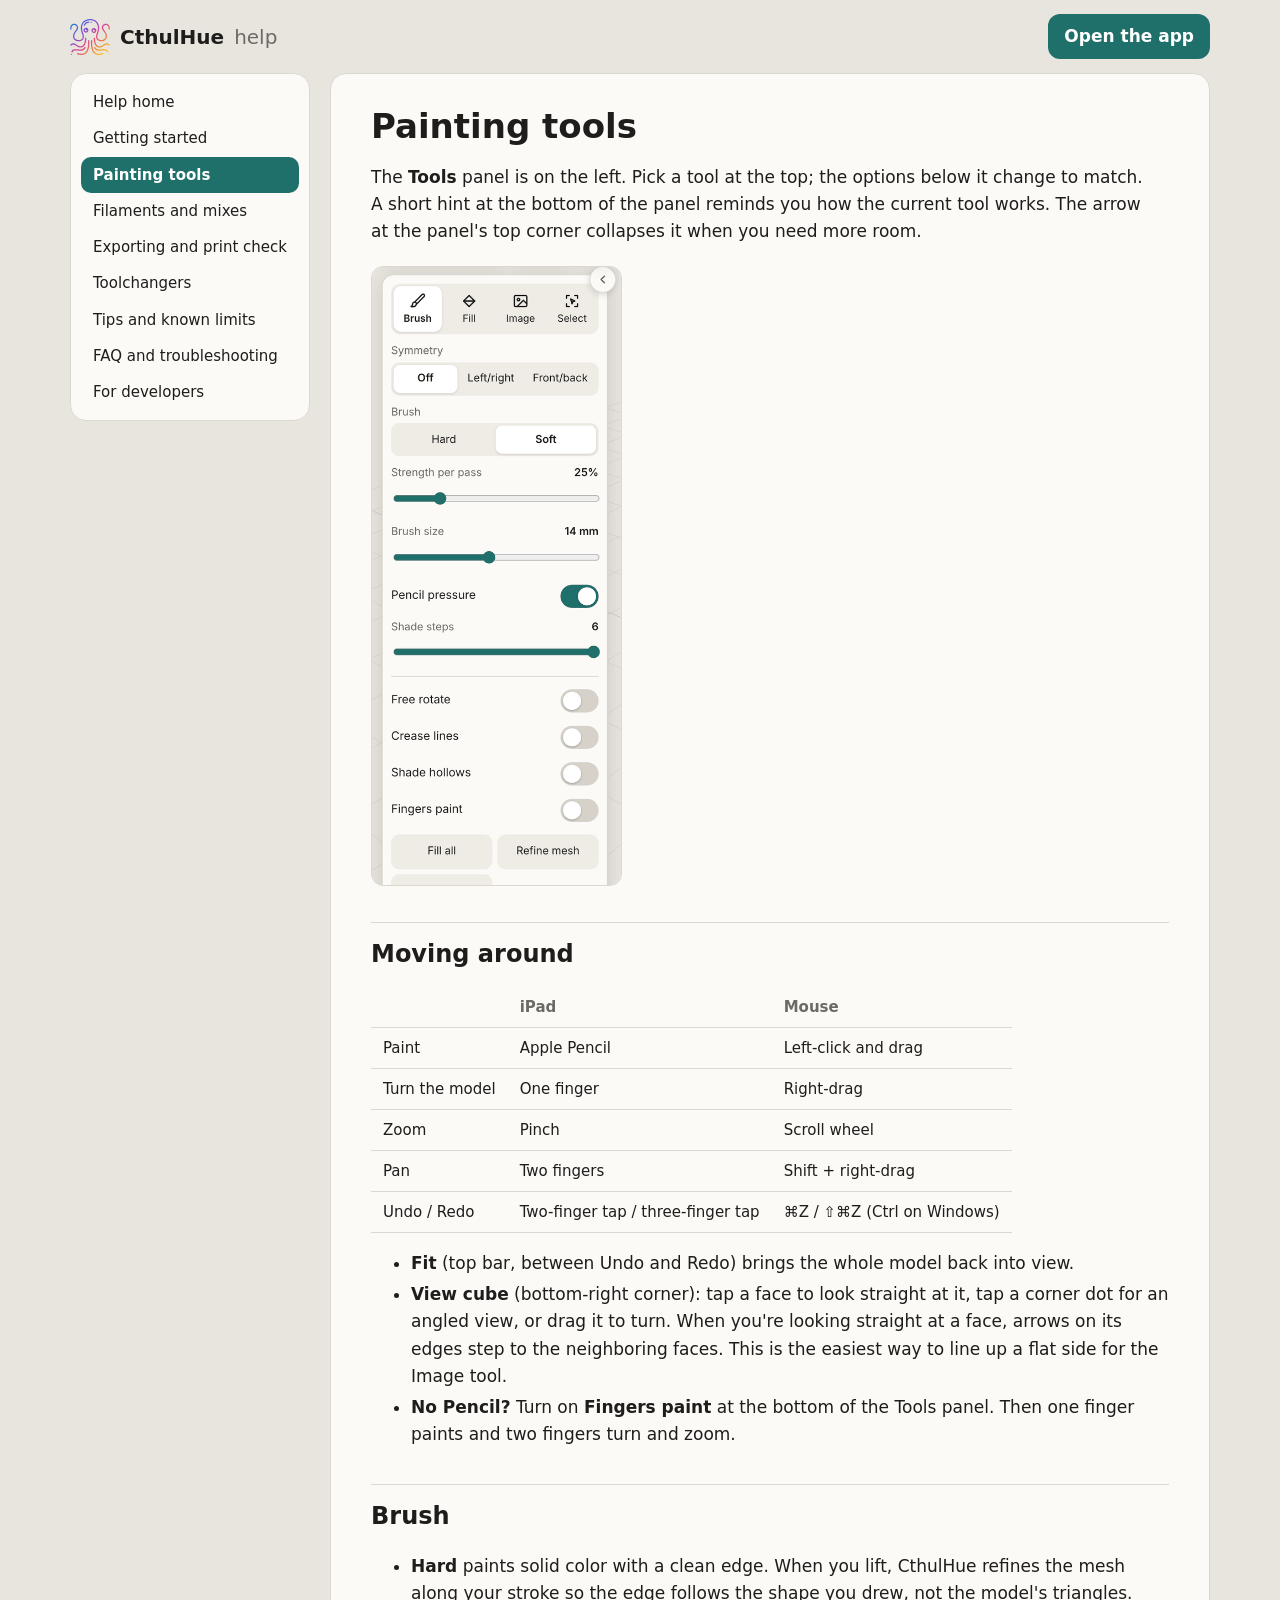
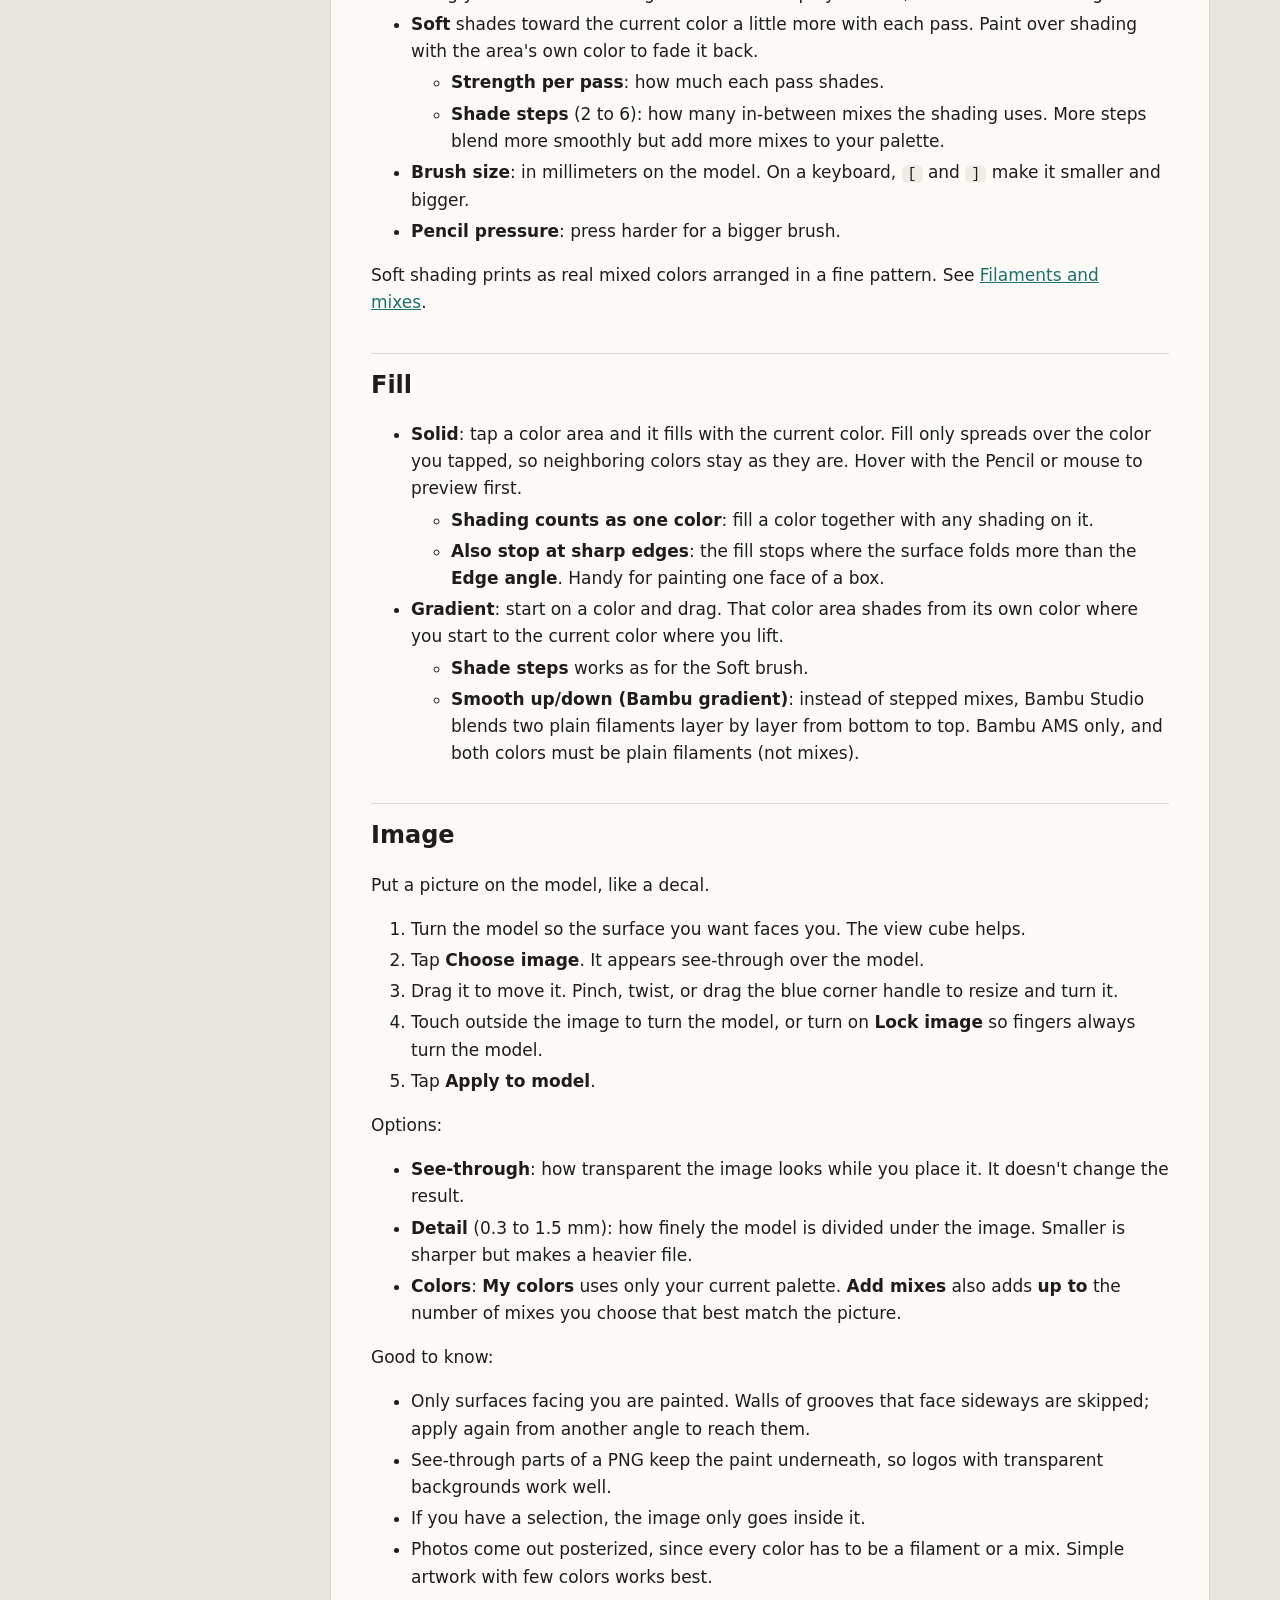
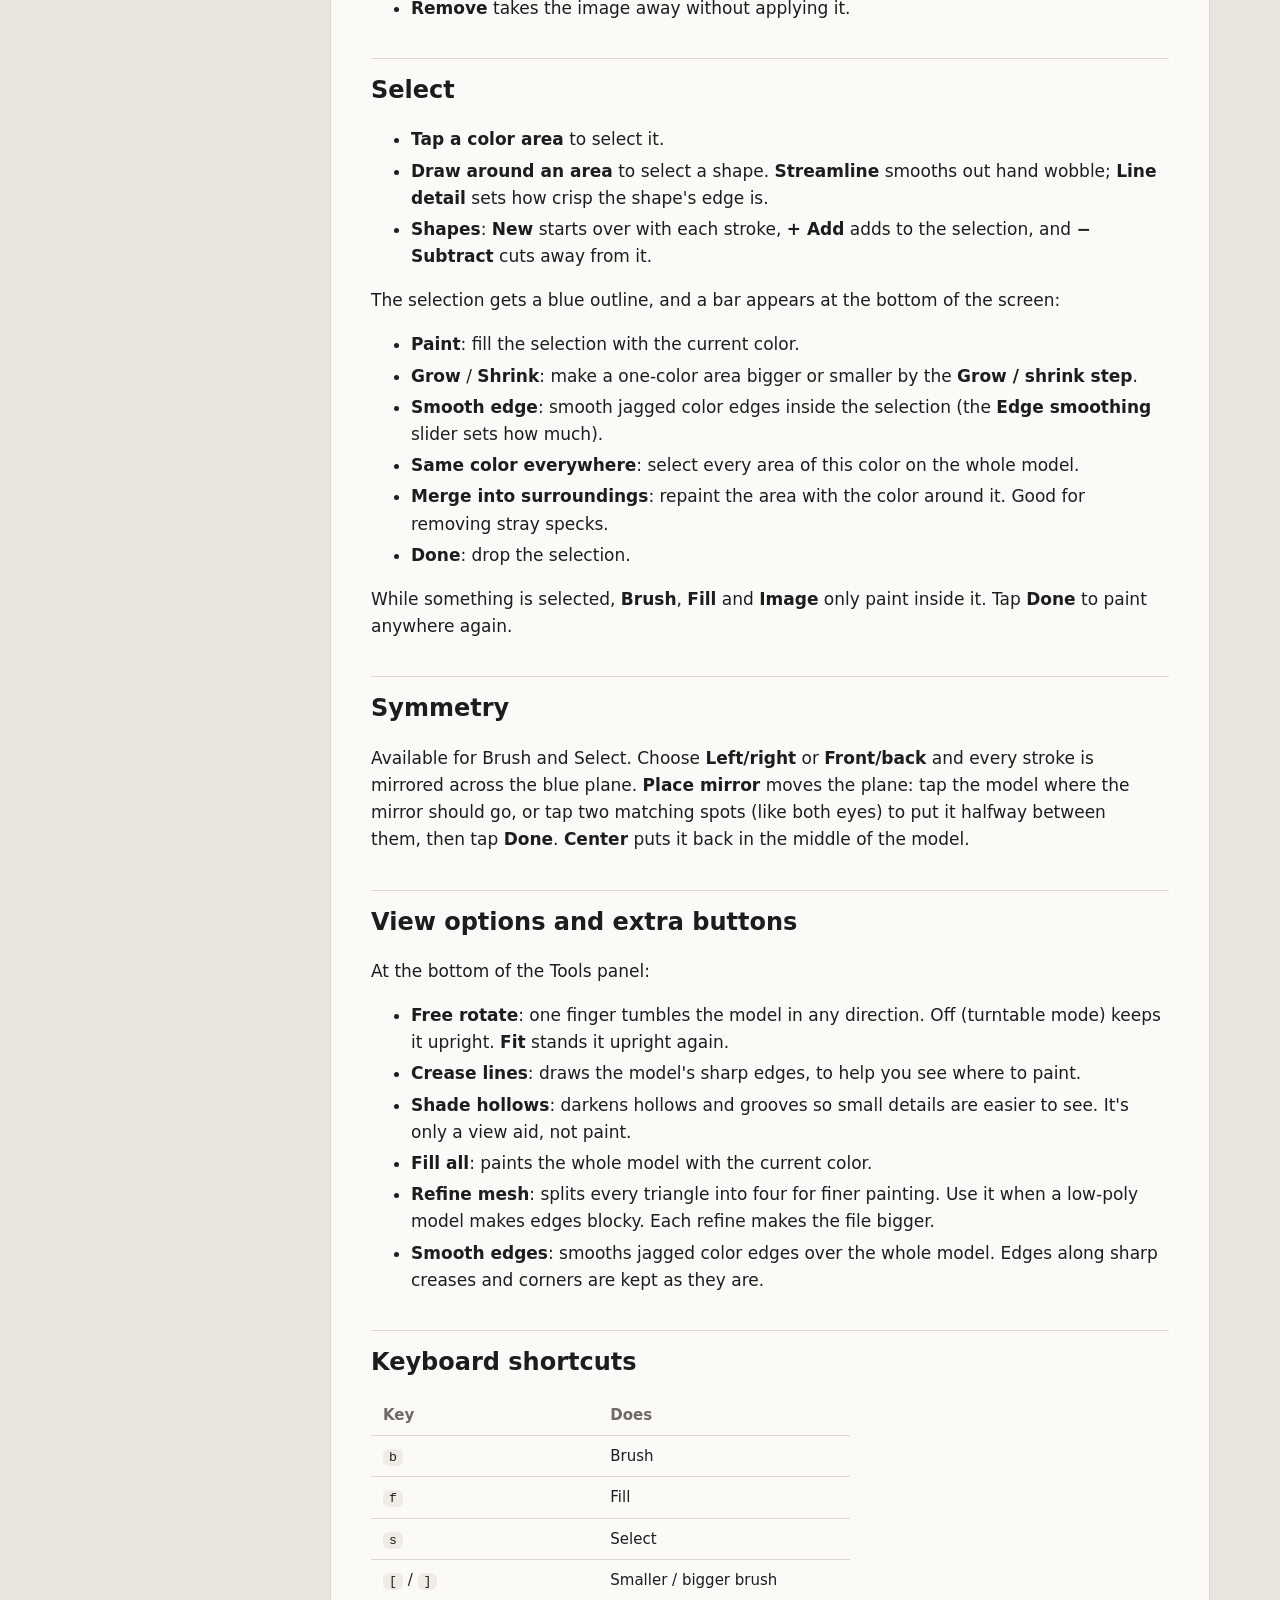
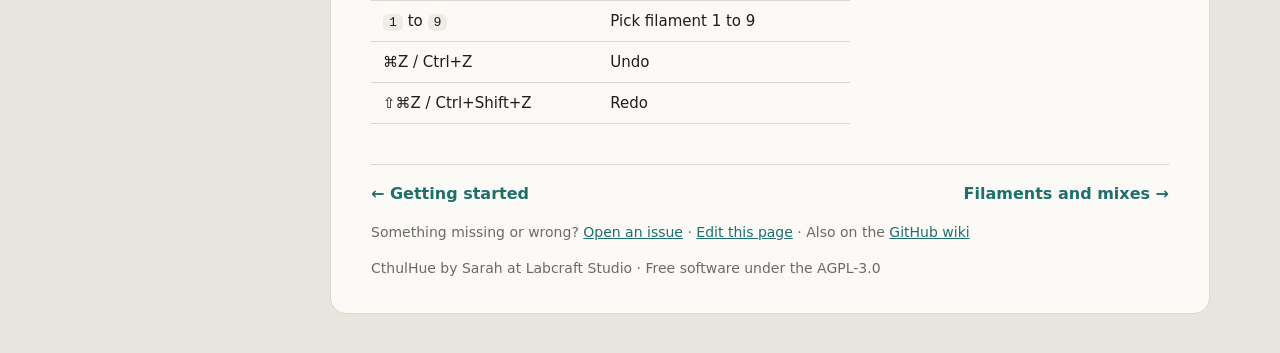
<file: help/Painting-tools.html>
<!DOCTYPE html>
<html lang="en">
<head>
<meta charset="utf-8">
<meta name="viewport" content="width=device-width, initial-scale=1">
<title>Painting tools · CthulHue help</title>
<meta name="description" content="The Tools panel is on the left. Pick a tool at the top; the options below it change to match. A short hint at the bottom of the panel reminds you how the curren">
<link rel="stylesheet" href="help.css">
<script>try { var t = JSON.parse(localStorage.getItem('labcraft.theme') || 'null'); if (t) document.documentElement.dataset.theme = t; } catch (e) {}</script>
</head>
<body>
<svg width="0" height="0" style="position:absolute" aria-hidden="true"><defs><linearGradient id="logoGrad" x1="0" y1="0" x2="1" y2="1"><stop offset="0" stop-color="#0090DA"/><stop offset=".33" stop-color="#7B4FD6"/><stop offset=".55" stop-color="#E24585"/><stop offset=".78" stop-color="#F59A23"/><stop offset="1" stop-color="#FCE300"/></linearGradient><symbol id="logoMark" viewBox="0 0 1617 1465"><path fill="url(#logoGrad)" fill-rule="evenodd" d="M40.5,1462.6C31.2,1458.2 26.0,1450.0 26.0,1439.5C26.0,1412.8 62.8,1405.1 74.1,1429.5C76.2,1434.1 76.6,1442.4 74.8,1448.1C70.8,1461.6 53.6,1468.8 40.5,1462.6ZM437.0,1464.3C402.7,1461.7 359.9,1453.2 319.5,1441.0C295.8,1433.8 288.8,1430.7 284.5,1425.7C280.9,1421.6 278.0,1414.0 278.0,1408.9C278.0,1400.2 285.0,1389.7 293.4,1385.9C300.4,1382.7 306.4,1383.4 325.3,1389.5C360.1,1400.5 388.1,1407.0 419.3,1411.2C438.8,1413.8 483.3,1414.4 498.5,1412.2C552.3,1404.5 591.1,1385.8 625.8,1351.0C679.2,1297.5 713.1,1210.6 726.4,1093.0C730.1,1061.0 731.2,1040.4 731.7,995.5C732.2,950.9 731.7,933.3 728.8,896.9C727.9,885.1 727.9,881.3 729.0,877.6C730.8,871.2 735.0,865.7 740.7,862.3C744.8,859.9 746.6,859.5 753.0,859.5C761.5,859.5 766.3,861.5 771.7,867.2C776.5,872.2 778.1,877.1 779.5,892.0C782.5,922.3 783.2,944.7 782.7,996.5C782.2,1048.1 781.4,1064.2 777.5,1098.5C759.3,1255.1 706.2,1364.2 620.0,1421.5C607.1,1430.1 583.5,1442.0 568.6,1447.5C546.8,1455.5 519.3,1461.6 494.0,1463.9C483.5,1464.9 448.0,1465.1 437.0,1464.3ZM1139.0,1464.3C1078.7,1458.3 1031.7,1440.3 990.0,1407.2C969.9,1391.3 946.5,1365.5 930.6,1341.6C873.5,1256.2 843.9,1125.3 846.3,969.0C847.1,921.6 849.3,887.6 852.5,876.3C855.3,866.6 865.8,859.0 876.5,859.0C887.2,859.0 897.4,866.7 900.4,877.1C901.8,882.0 901.8,884.3 900.5,900.5C895.3,963.1 896.7,1039.5 904.0,1100.0C915.8,1197.0 941.8,1272.1 982.1,1326.3C997.4,1346.6 1018.6,1366.7 1039.0,1379.9C1049.9,1386.9 1070.7,1396.9 1083.6,1401.4C1095.1,1405.3 1111.9,1409.3 1127.7,1411.7C1141.1,1413.8 1188.2,1414.0 1203.5,1412.1C1235.7,1408.1 1269.6,1400.5 1302.4,1390.0C1327.1,1382.1 1333.4,1382.2 1342.5,1390.2C1348.4,1395.4 1351.0,1401.1 1351.0,1408.8C1351.0,1418.0 1347.8,1424.5 1340.7,1429.7C1336.9,1432.5 1307.8,1442.2 1285.9,1447.9C1240.1,1459.9 1202.3,1465.1 1163.6,1464.8C1152.0,1464.8 1140.9,1464.5 1139.0,1464.3ZM1582.6,1463.5C1570.1,1459.0 1563.2,1445.0 1567.2,1431.8C1568.7,1426.7 1575.4,1419.2 1580.5,1416.9C1585.7,1414.5 1596.8,1414.4 1601.3,1416.6C1607.7,1419.9 1611.3,1423.3 1613.8,1428.8C1619.9,1442.1 1614.6,1456.6 1601.5,1462.6C1595.8,1465.3 1588.6,1465.7 1582.6,1463.5ZM67.2,1362.3C61.5,1360.3 54.6,1353.2 52.6,1347.3C50.4,1340.8 50.6,1336.4 53.6,1326.8C64.3,1292.6 90.7,1261.4 123.0,1244.6C136.0,1237.9 144.4,1234.9 159.0,1231.7C180.0,1227.1 186.8,1226.5 218.5,1226.5C251.8,1226.6 255.2,1226.9 314.6,1235.0C366.2,1242.1 379.2,1243.3 404.5,1243.3C454.7,1243.3 494.0,1232.9 527.7,1210.7C549.8,1196.1 564.4,1180.6 583.4,1151.5C590.0,1141.3 595.3,1137.8 604.6,1137.2C612.9,1136.6 618.9,1138.9 624.5,1144.5C628.9,1148.8 632.0,1155.9 632.0,1161.5C632.0,1167.9 628.8,1175.0 620.1,1188.1C583.3,1243.6 530.3,1277.3 460.4,1289.9C441.1,1293.4 426.1,1294.3 395.9,1293.7C366.4,1293.2 361.0,1292.7 315.0,1286.4C259.5,1278.7 251.6,1277.9 224.5,1277.3C203.5,1276.9 196.2,1277.1 186.7,1278.4C170.2,1280.7 157.3,1284.2 147.9,1288.9C137.2,1294.3 131.9,1298.3 122.8,1307.8C112.5,1318.6 106.7,1328.6 99.6,1348.1C95.1,1360.4 80.3,1367.0 67.2,1362.3ZM1517.4,1361.5C1509.9,1357.8 1507.4,1354.5 1502.0,1341.3C1495.5,1325.2 1490.0,1316.2 1481.0,1307.0C1459.4,1284.9 1434.8,1277.0 1387.0,1277.0C1363.4,1277.0 1345.2,1278.7 1296.5,1285.4C1251.8,1291.6 1240.3,1292.8 1218.5,1294.0C1176.2,1296.2 1135.5,1290.9 1100.0,1278.5C1087.6,1274.2 1065.5,1263.8 1055.0,1257.3C1035.3,1245.1 1012.6,1225.2 998.3,1207.5C990.6,1198.0 977.7,1178.8 975.0,1172.8C972.6,1167.5 972.4,1157.4 974.5,1152.2C976.6,1147.3 982.5,1141.2 987.5,1138.9C992.1,1136.8 1000.4,1136.4 1006.1,1138.1C1012.3,1140.0 1016.3,1144.2 1026.4,1159.3C1041.9,1182.6 1055.0,1196.0 1075.9,1210.1C1104.6,1229.5 1138.0,1239.9 1181.5,1243.0C1206.8,1244.9 1229.4,1243.2 1286.4,1235.4C1340.1,1228.1 1351.8,1226.9 1377.6,1226.3C1439.4,1224.9 1476.7,1235.4 1508.7,1263.2C1527.4,1279.5 1542.3,1301.6 1550.0,1324.6C1554.7,1338.3 1553.8,1347.3 1547.1,1355.1C1539.8,1363.8 1527.3,1366.4 1517.4,1361.5ZM404.5,1161.4C367.5,1157.3 330.7,1145.4 298.1,1127.0C291.8,1123.4 272.6,1111.3 255.6,1100.1C215.0,1073.4 204.4,1067.0 187.5,1058.9C171.4,1051.2 159.3,1046.9 144.7,1043.9C131.5,1041.2 112.6,1041.7 101.0,1045.0C82.0,1050.5 68.3,1059.1 46.2,1079.2C37.5,1087.1 31.6,1089.6 23.5,1088.7C16.8,1088.0 11.3,1085.2 6.8,1080.2C2.4,1075.4 0.6,1070.2 0.7,1063.0C0.7,1054.7 3.8,1049.3 13.9,1039.9C65.2,991.7 118.1,979.7 182.2,1001.6C196.8,1006.6 222.2,1018.6 237.0,1027.5C242.2,1030.7 260.7,1042.6 278.0,1054.0C295.3,1065.4 313.9,1077.3 319.3,1080.4C375.5,1113.3 437.4,1120.1 482.7,1098.4C495.1,1092.5 507.9,1083.1 520.9,1070.5C540.1,1051.9 552.6,1034.6 565.1,1009.7C580.8,978.4 589.3,951.4 596.4,909.2C604.4,862.4 606.5,837.9 605.7,803.2C605.3,783.4 605.4,778.1 606.6,774.7C609.9,765.3 617.8,759.2 627.9,758.3C636.4,757.5 642.7,759.9 648.3,765.9C655.2,773.3 656.1,777.2 656.7,805.2C657.5,838.2 655.0,868.6 647.9,910.5C639.2,962.3 629.8,993.4 612.0,1029.5C598.3,1057.2 585.2,1076.8 567.9,1095.5C534.3,1131.8 501.1,1151.1 458.5,1159.1C447.7,1161.1 414.9,1162.5 404.5,1161.4ZM1170.3,1160.9C1138.3,1157.2 1107.0,1144.7 1082.0,1125.8C1028.4,1085.2 990.6,1019.2 974.1,937.3C962.3,879.0 957.5,823.0 961.0,786.8C962.1,775.1 963.8,770.9 969.2,765.3C981.9,752.3 1004.3,757.5 1010.4,774.7C1011.6,778.0 1011.7,783.5 1011.3,803.6C1010.5,838.0 1012.7,862.5 1020.6,909.2C1027.7,951.4 1036.2,978.4 1051.9,1009.7C1075.9,1057.6 1110.9,1091.6 1149.3,1104.4C1164.2,1109.3 1172.8,1110.5 1194.5,1110.4C1212.3,1110.4 1215.9,1110.1 1227.4,1107.6C1252.0,1102.5 1275.8,1093.3 1297.5,1080.6C1303.0,1077.4 1321.7,1065.4 1339.0,1054.0C1375.6,1030.0 1382.2,1025.9 1398.5,1017.4C1430.4,1000.8 1459.2,992.3 1487.0,991.3C1522.7,990.0 1553.2,1000.3 1584.5,1024.0C1598.0,1034.2 1610.1,1046.0 1613.5,1052.1C1622.0,1067.7 1611.5,1086.9 1593.5,1088.7C1585.4,1089.6 1579.5,1087.1 1570.8,1079.2C1553.4,1063.4 1543.8,1056.5 1530.3,1050.4C1516.1,1043.9 1509.4,1042.5 1492.0,1042.5C1478.2,1042.5 1475.3,1042.8 1465.5,1045.4C1451.6,1049.0 1439.9,1053.5 1424.0,1061.6C1409.5,1068.9 1400.2,1074.7 1361.0,1100.4C1345.3,1110.7 1327.4,1122.1 1321.2,1125.7C1290.0,1143.8 1252.5,1156.5 1218.4,1160.5C1204.7,1162.1 1182.2,1162.3 1170.3,1160.9ZM328.0,909.0C292.6,905.5 257.3,895.5 227.6,880.2C167.8,849.7 130.8,798.6 120.4,732.5C117.8,715.9 118.1,683.9 120.9,665.1C126.7,626.8 141.7,585.5 163.8,546.5C172.8,530.6 189.3,506.6 211.8,476.3C251.4,423.1 263.4,402.4 270.8,375.1C273.0,366.7 273.3,363.5 273.4,349.5C273.4,330.7 271.8,323.4 264.4,308.0C248.6,275.1 222.6,253.0 188.9,243.8C181.5,241.8 178.2,241.5 162.0,241.5C140.5,241.5 133.2,243.0 117.1,250.6C89.8,263.5 71.2,286.9 60.7,322.0C54.2,343.3 52.8,354.7 52.1,390.5C51.4,425.5 51.3,426.2 45.1,433.3C35.4,444.3 17.1,444.0 7.5,432.7C1.4,425.6 0.6,421.0 0.7,392.0C0.7,356.7 3.5,335.0 11.6,307.5C21.0,275.7 34.6,252.4 56.2,231.5C78.4,209.9 107.2,196.0 140.0,191.0C152.1,189.2 175.8,189.6 189.0,191.9C253.0,202.9 305.2,252.2 321.6,317.3C325.4,332.4 326.1,356.7 323.1,373.5C319.0,396.2 308.3,423.3 294.0,447.0C284.7,462.5 273.3,478.8 251.4,508.2C222.5,546.8 212.0,563.0 198.8,589.4C185.5,615.8 177.0,640.1 171.8,666.0C168.7,681.4 168.5,717.4 171.3,731.3C178.0,764.1 196.1,795.1 220.3,814.8C242.7,833.1 272.4,846.9 303.5,853.3C324.4,857.7 331.8,858.3 358.6,857.7C380.4,857.3 385.0,856.9 395.7,854.6C450.5,842.9 488.5,812.7 502.9,769.4C511.6,743.3 512.8,710.9 506.4,676.1C501.6,649.8 496.7,633.8 474.6,571.9C454.6,515.5 447.6,491.2 441.5,455.5C420.1,330.1 445.3,212.2 511.0,130.6C522.6,116.2 547.7,91.3 561.0,81.1C615.3,39.1 682.1,12.9 759.0,3.3C779.7,0.7 834.3,0.7 855.0,3.3C887.1,7.3 911.8,12.9 941.3,22.9C1002.9,43.8 1043.3,67.0 1079.3,101.9C1113.2,134.8 1137.5,171.1 1154.8,215.0C1187.1,296.6 1191.8,394.8 1167.9,491.8C1162.2,515.2 1157.7,529.2 1141.0,575.9C1125.3,619.9 1118.8,639.8 1114.6,657.1C1104.1,700.3 1104.0,741.7 1114.5,771.0C1121.0,789.0 1130.2,803.1 1144.2,816.6C1164.8,836.4 1193.9,850.0 1228.5,856.1C1245.9,859.1 1279.2,859.4 1297.5,856.6C1342.3,849.8 1379.3,832.6 1405.6,806.5C1427.3,784.9 1440.5,759.5 1446.1,728.5C1448.0,717.9 1448.2,714.1 1447.7,696.0C1447.3,678.2 1446.8,673.6 1444.2,661.5C1437.3,629.4 1424.0,596.9 1404.2,564.0C1394.7,548.1 1387.9,538.3 1364.9,507.5C1333.6,465.4 1321.4,446.5 1309.5,421.7C1287.2,375.1 1283.5,330.2 1298.9,290.5C1305.5,273.3 1315.9,258.1 1331.5,242.5C1345.6,228.5 1357.7,219.9 1376.5,210.6C1403.2,197.3 1424.1,192.1 1454.0,191.3C1476.8,190.7 1489.4,192.4 1507.0,198.5C1565.8,219.0 1602.5,269.2 1613.4,344.0C1617.2,370.3 1617.8,411.7 1614.5,423.5C1609.3,442.2 1584.2,447.6 1571.6,432.8C1565.5,425.8 1565.0,422.6 1565.0,394.8C1565.0,359.4 1562.2,338.1 1554.5,316.0C1543.2,283.7 1526.1,263.1 1500.5,251.0C1482.9,242.6 1466.9,240.0 1447.0,242.0C1403.8,246.4 1365.0,270.8 1348.9,303.5C1342.7,316.2 1340.8,325.1 1340.7,341.5C1340.7,356.9 1342.1,365.5 1347.1,380.1C1356.0,406.4 1368.1,426.3 1406.5,478.1C1428.1,507.2 1444.4,531.0 1453.2,546.5C1475.4,585.6 1490.4,627.1 1496.1,665.5C1498.9,684.1 1499.1,716.4 1496.6,732.5C1485.8,800.8 1446.7,852.9 1383.5,883.1C1357.4,895.5 1330.6,903.4 1300.0,907.7C1281.1,910.3 1244.1,910.1 1225.5,907.2C1178.0,899.8 1138.7,881.8 1110.0,854.3C1079.5,825.1 1063.2,792.3 1057.4,748.5C1055.0,730.1 1055.9,693.6 1059.4,673.4C1064.6,643.0 1071.5,619.3 1091.5,563.5C1106.8,520.8 1112.9,502.3 1117.1,485.5C1141.2,390.3 1136.0,296.5 1102.5,222.0C1077.6,166.4 1035.0,121.2 982.9,95.0C942.3,74.5 895.8,59.9 854.0,54.4C834.9,51.9 790.5,51.4 771.0,53.4C710.1,59.8 657.0,78.0 611.0,108.1C580.3,128.2 552.5,156.5 533.3,187.0C488.7,257.9 474.3,352.4 492.6,453.0C498.3,484.3 503.7,502.4 525.5,563.5C553.2,641.0 559.8,668.9 560.7,711.6C561.4,743.2 559.0,762.1 551.4,785.0C542.3,812.3 529.2,832.9 507.9,853.5C478.3,882.1 439.9,899.8 391.5,907.1C376.4,909.4 342.8,910.4 328.0,909.0ZM952.6,568.0C923.8,563.4 898.1,547.3 882.1,523.7C876.9,516.1 871.1,502.8 868.3,492.2C866.0,483.8 865.7,480.5 865.7,467.5C865.7,454.6 866.1,451.2 868.3,442.9C873.1,424.7 881.9,409.3 894.7,396.5C916.0,375.1 946.2,364.1 975.2,367.1C1000.2,369.6 1020.2,379.0 1037.6,396.4C1050.5,409.4 1057.9,421.9 1063.7,440.6C1066.2,448.8 1066.4,450.9 1066.4,467.0C1066.5,487.4 1065.0,495.0 1057.5,510.7C1051.9,522.5 1048.4,527.6 1038.6,537.8C1025.2,551.8 1008.8,561.2 989.9,565.9C980.2,568.3 961.3,569.3 952.6,568.0ZM625.8,554.4C616.7,552.8 603.9,548.2 596.1,543.9C571.2,529.9 553.7,507.3 546.4,479.5C544.1,470.9 543.7,467.5 543.7,455.0C543.7,442.5 544.1,439.1 546.4,430.5C561.9,371.6 622.1,339.9 679.5,360.4C709.1,371.0 732.0,395.7 741.7,427.5C744.2,435.9 744.4,437.7 744.4,455.0C744.4,472.3 744.2,474.1 741.7,482.5C730.3,519.8 701.5,546.4 664.3,553.9C652.5,556.3 637.5,556.5 625.8,554.4ZM975.6,516.9C990.5,514.2 1004.1,503.7 1011.2,489.2C1015.2,481.2 1015.5,480.2 1015.8,470.4C1016.4,456.5 1016.2,456.2 1010.3,460.3C1002.9,465.5 998.1,467.0 988.5,467.0C976.6,467.0 970.3,464.5 962.4,456.6C958.0,452.1 955.7,448.9 954.1,444.7C951.9,438.6 951.1,428.3 952.4,422.2C953.1,419.1 953.1,419.0 950.6,419.9C938.0,424.8 927.2,434.2 921.6,445.3C903.1,482.2 934.9,524.3 975.6,516.9ZM656.0,503.9C667.7,501.2 681.3,491.3 687.3,480.9C692.2,472.5 694.0,465.6 694.0,454.8C694.0,448.9 693.6,445.0 693.0,445.0C692.4,445.0 690.1,446.3 687.9,448.0C678.1,455.1 665.8,456.8 653.9,452.8C648.7,451.1 646.3,449.5 640.9,444.1C631.9,435.1 629.7,429.2 630.2,416.2C630.4,411.2 630.2,407.0 629.8,407.0C626.7,407.0 613.8,415.0 608.8,420.0C589.4,439.5 589.5,470.5 609.0,490.0C616.1,497.1 622.8,501.2 631.1,503.4C637.5,505.1 649.7,505.4 656.0,503.9ZM569.9,275.2C560.5,270.4 555.2,260.9 556.3,250.5C557.4,239.3 567.2,216.2 577.6,200.2C606.1,156.3 650.8,125.5 708.2,110.5C725.7,106.0 747.8,102.0 756.5,101.8C772.0,101.5 782.9,111.7 783.0,126.6C783.0,133.7 781.3,138.5 776.8,143.5C771.9,149.1 767.1,151.0 750.6,153.6C723.2,158.0 705.3,163.4 684.4,173.4C663.1,183.7 647.8,195.1 632.2,212.3C621.2,224.5 611.9,240.6 606.6,256.6C603.8,265.0 601.1,269.6 596.7,273.0C589.3,278.8 578.7,279.7 569.9,275.2ZM851.9,163.7C845.9,161.5 841.4,158.2 838.7,154.3C835.0,148.9 834.0,145.7 834.0,139.1C834.0,122.0 851.0,109.9 867.1,115.5C884.3,121.6 889.6,142.5 877.6,156.7C872.2,163.1 859.5,166.5 851.9,163.7Z"/></symbol></defs></svg>
<header>
  <a class="brand" href="index.html"><svg class="logo" viewBox="0 0 1617 1465" aria-hidden="true"><use href="#logoMark"/></svg>CthulHue <span>help</span></a>
  <a class="open" href="../">Open the app</a>
</header>
<div class="wrap">
<nav aria-label="Help pages">
<a href="index.html">Help home</a>
<a href="Getting-started.html">Getting started</a>
<a href="Painting-tools.html" class="on" aria-current="page">Painting tools</a>
<a href="Filaments-and-mixes.html">Filaments and mixes</a>
<a href="Exporting.html">Exporting and print check</a>
<a href="Toolchangers.html">Toolchangers</a>
<a href="Tips-and-limits.html">Tips and known limits</a>
<a href="FAQ.html">FAQ and troubleshooting</a>
<a href="For-developers.html">For developers</a>
</nav>
<main>
<h1>Painting tools</h1>
<p>The <strong>Tools</strong> panel is on the left. Pick a tool at the top; the options below it change to match. A short hint at the bottom of the panel reminds you how the current tool works. The arrow at the panel's top corner collapses it when you need more room.</p>
<figure><img src="images/tools.png" alt="The Tools panel with the Brush selected" loading="lazy"></figure>
<h2 id="moving-around">Moving around</h2>
<div class="table"><table><thead><tr><th></th><th>iPad</th><th>Mouse</th></tr></thead><tbody><tr><td>Paint</td><td>Apple Pencil</td><td>Left-click and drag</td></tr><tr><td>Turn the model</td><td>One finger</td><td>Right-drag</td></tr><tr><td>Zoom</td><td>Pinch</td><td>Scroll wheel</td></tr><tr><td>Pan</td><td>Two fingers</td><td>Shift + right-drag</td></tr><tr><td>Undo / Redo</td><td>Two-finger tap / three-finger tap</td><td>⌘Z / ⇧⌘Z (Ctrl on Windows)</td></tr></tbody></table></div>
<ul><li><strong>Fit</strong> (top bar, between Undo and Redo) brings the whole model back into view.</li><li><strong>View cube</strong> (bottom-right corner): tap a face to look straight at it, tap a corner dot for an angled view, or drag it to turn. When you're looking straight at a face, arrows on its edges step to the neighboring faces. This is the easiest way to line up a flat side for the Image tool.</li><li><strong>No Pencil?</strong> Turn on <strong>Fingers paint</strong> at the bottom of the Tools panel. Then one finger paints and two fingers turn and zoom.</li></ul>
<h2 id="brush">Brush</h2>
<ul><li><strong>Hard</strong> paints solid color with a clean edge. When you lift, CthulHue refines the mesh along your stroke so the edge follows the shape you drew, not the model's triangles.</li><li><strong>Soft</strong> shades toward the current color a little more with each pass. Paint over shading with the area's own color to fade it back.<ul><li><strong>Strength per pass</strong>: how much each pass shades.</li><li><strong>Shade steps</strong> (2 to 6): how many in-between mixes the shading uses. More steps blend more smoothly but add more mixes to your palette.</li></ul></li><li><strong>Brush size</strong>: in millimeters on the model. On a keyboard, <code>[</code> and <code>]</code> make it smaller and bigger.</li><li><strong>Pencil pressure</strong>: press harder for a bigger brush.</li></ul>
<p>Soft shading prints as real mixed colors arranged in a fine pattern. See <a href="Filaments-and-mixes.html#shading">Filaments and mixes</a>.</p>
<h2 id="fill">Fill</h2>
<ul><li><strong>Solid</strong>: tap a color area and it fills with the current color. Fill only spreads over the color you tapped, so neighboring colors stay as they are. Hover with the Pencil or mouse to preview first.<ul><li><strong>Shading counts as one color</strong>: fill a color together with any shading on it.</li><li><strong>Also stop at sharp edges</strong>: the fill stops where the surface folds more than the <strong>Edge angle</strong>. Handy for painting one face of a box.</li></ul></li><li><strong>Gradient</strong>: start on a color and drag. That color area shades from its own color where you start to the current color where you lift.<ul><li><strong>Shade steps</strong> works as for the Soft brush.</li><li><strong>Smooth up/down (Bambu gradient)</strong>: instead of stepped mixes, Bambu Studio blends two plain filaments layer by layer from bottom to top. Bambu AMS only, and both colors must be plain filaments (not mixes).</li></ul></li></ul>
<h2 id="image">Image</h2>
<p>Put a picture on the model, like a decal.</p>
<ol><li>Turn the model so the surface you want faces you. The view cube helps.</li><li>Tap <strong>Choose image</strong>. It appears see-through over the model.</li><li>Drag it to move it. Pinch, twist, or drag the blue corner handle to resize and turn it.</li><li>Touch outside the image to turn the model, or turn on <strong>Lock image</strong> so fingers always turn the model.</li><li>Tap <strong>Apply to model</strong>.</li></ol>
<p>Options:</p>
<ul><li><strong>See-through</strong>: how transparent the image looks while you place it. It doesn't change the result.</li><li><strong>Detail</strong> (0.3 to 1.5 mm): how finely the model is divided under the image. Smaller is sharper but makes a heavier file.</li><li><strong>Colors</strong>: <strong>My colors</strong> uses only your current palette. <strong>Add mixes</strong> also adds <strong>up to</strong> the number of mixes you choose that best match the picture.</li></ul>
<p>Good to know:</p>
<ul><li>Only surfaces facing you are painted. Walls of grooves that face sideways are skipped; apply again from another angle to reach them.</li><li>See-through parts of a PNG keep the paint underneath, so logos with transparent backgrounds work well.</li><li>If you have a selection, the image only goes inside it.</li><li>Photos come out posterized, since every color has to be a filament or a mix. Simple artwork with few colors works best.</li><li><strong>Remove</strong> takes the image away without applying it.</li></ul>
<h2 id="select">Select</h2>
<ul><li><strong>Tap a color area</strong> to select it.</li><li><strong>Draw around an area</strong> to select a shape. <strong>Streamline</strong> smooths out hand wobble; <strong>Line detail</strong> sets how crisp the shape's edge is.</li><li><strong>Shapes</strong>: <strong>New</strong> starts over with each stroke, <strong>+ Add</strong> adds to the selection, and <strong>− Subtract</strong> cuts away from it.</li></ul>
<p>The selection gets a blue outline, and a bar appears at the bottom of the screen:</p>
<ul><li><strong>Paint</strong>: fill the selection with the current color.</li><li><strong>Grow</strong> / <strong>Shrink</strong>: make a one-color area bigger or smaller by the <strong>Grow / shrink step</strong>.</li><li><strong>Smooth edge</strong>: smooth jagged color edges inside the selection (the <strong>Edge smoothing</strong> slider sets how much).</li><li><strong>Same color everywhere</strong>: select every area of this color on the whole model.</li><li><strong>Merge into surroundings</strong>: repaint the area with the color around it. Good for removing stray specks.</li><li><strong>Done</strong>: drop the selection.</li></ul>
<p>While something is selected, <strong>Brush</strong>, <strong>Fill</strong> and <strong>Image</strong> only paint inside it. Tap <strong>Done</strong> to paint anywhere again.</p>
<h2 id="symmetry">Symmetry</h2>
<p>Available for Brush and Select. Choose <strong>Left/right</strong> or <strong>Front/back</strong> and every stroke is mirrored across the blue plane. <strong>Place mirror</strong> moves the plane: tap the model where the mirror should go, or tap two matching spots (like both eyes) to put it halfway between them, then tap <strong>Done</strong>. <strong>Center</strong> puts it back in the middle of the model.</p>
<h2 id="view-options-and-extra-buttons">View options and extra buttons</h2>
<p>At the bottom of the Tools panel:</p>
<ul><li><strong>Free rotate</strong>: one finger tumbles the model in any direction. Off (turntable mode) keeps it upright. <strong>Fit</strong> stands it upright again.</li><li><strong>Crease lines</strong>: draws the model's sharp edges, to help you see where to paint.</li><li><strong>Shade hollows</strong>: darkens hollows and grooves so small details are easier to see. It's only a view aid, not paint.</li><li><strong>Fill all</strong>: paints the whole model with the current color.</li><li><strong>Refine mesh</strong>: splits every triangle into four for finer painting. Use it when a low-poly model makes edges blocky. Each refine makes the file bigger.</li><li><strong>Smooth edges</strong>: smooths jagged color edges over the whole model. Edges along sharp creases and corners are kept as they are.</li></ul>
<h2 id="keyboard-shortcuts">Keyboard shortcuts</h2>
<div class="table"><table><thead><tr><th>Key</th><th>Does</th></tr></thead><tbody><tr><td><code>b</code></td><td>Brush</td></tr><tr><td><code>f</code></td><td>Fill</td></tr><tr><td><code>s</code></td><td>Select</td></tr><tr><td><code>[</code> / <code>]</code></td><td>Smaller / bigger brush</td></tr><tr><td><code>1</code> to <code>9</code></td><td>Pick filament 1 to 9</td></tr><tr><td>⌘Z / Ctrl+Z</td><td>Undo</td></tr><tr><td>⇧⌘Z / Ctrl+Shift+Z</td><td>Redo</td></tr></tbody></table></div>
<footer>
  <div class="pn"><a href="Getting-started.html">← Getting started</a><a href="Filaments-and-mixes.html">Filaments and mixes →</a></div>
  <p>Something missing or wrong? <a href="https://github.com/LabcraftStudio/CthulHue/issues">Open an issue</a> · <a href="https://github.com/LabcraftStudio/CthulHue/edit/main/docs/Painting-tools.md">Edit this page</a> · Also on the <a href="https://github.com/LabcraftStudio/CthulHue/wiki/Painting-tools">GitHub wiki</a></p>
  <p>CthulHue by Sarah at Labcraft Studio · Free software under the AGPL-3.0</p>
</footer>
</main>
</div>
</body>
</html>
</file>
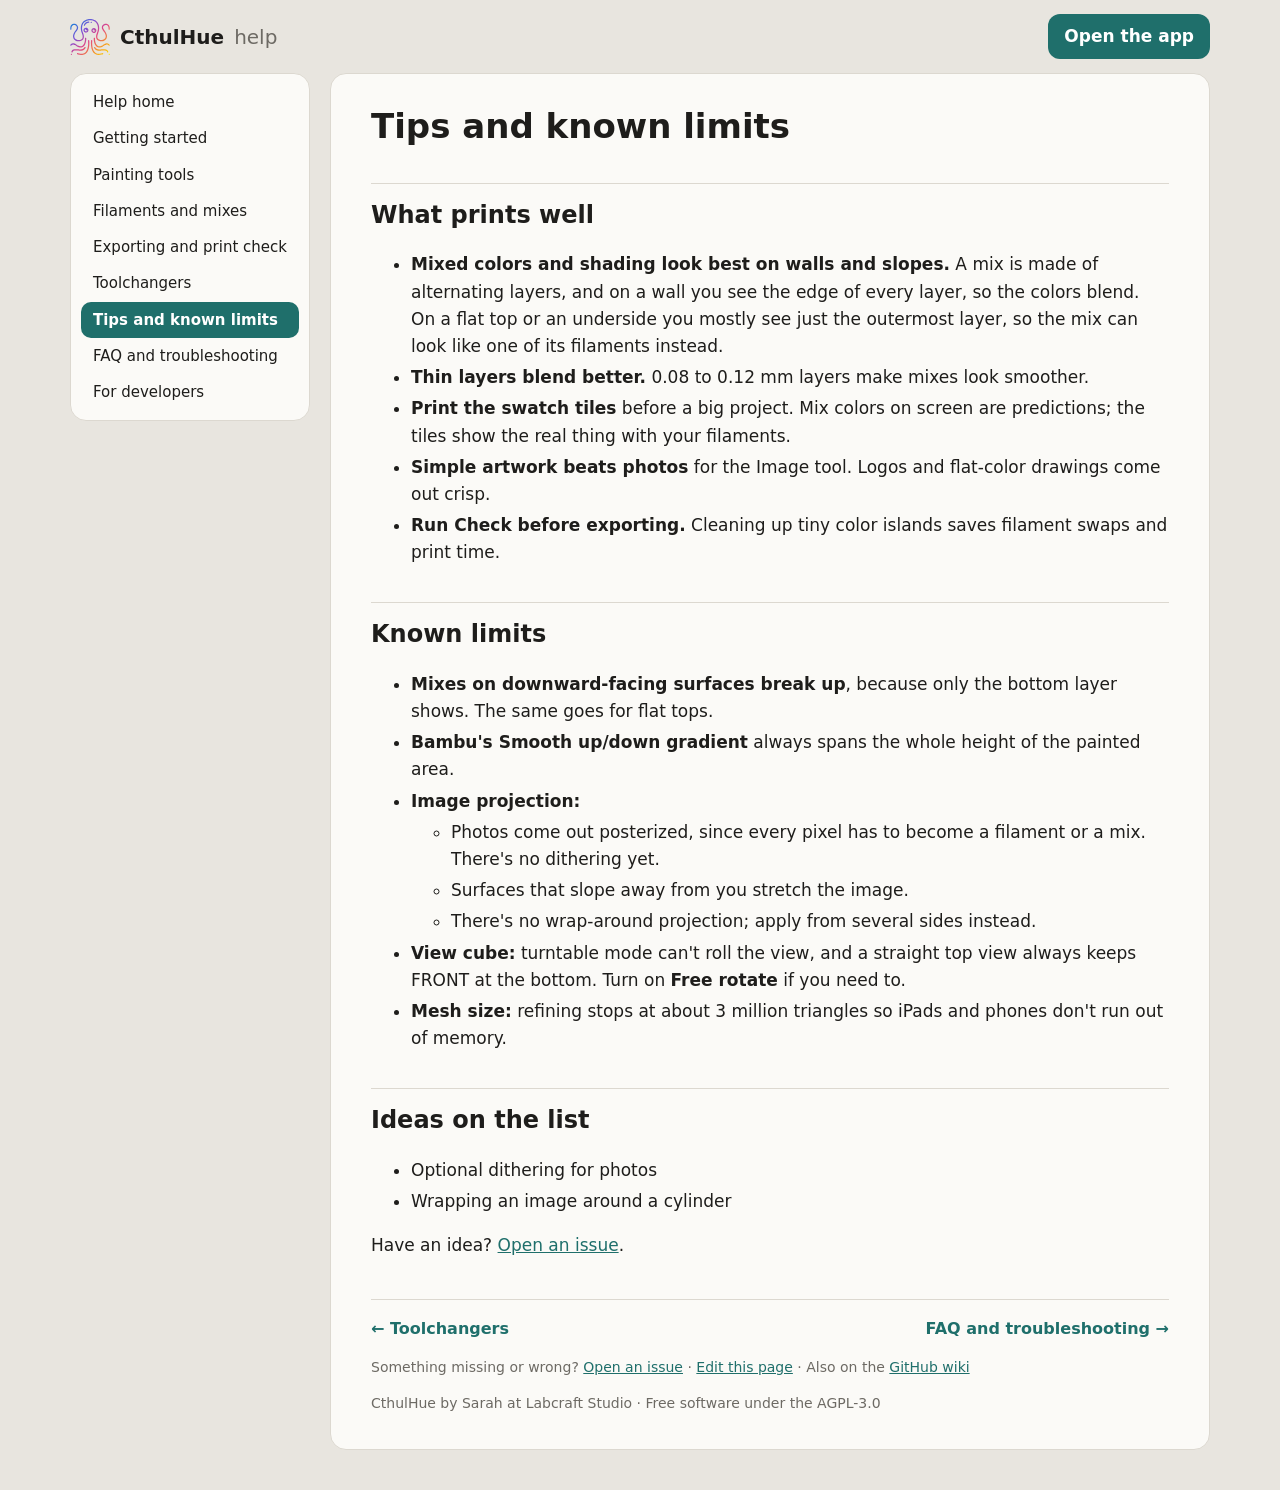
<file: help/Tips-and-limits.html>
<!DOCTYPE html>
<html lang="en">
<head>
<meta charset="utf-8">
<meta name="viewport" content="width=device-width, initial-scale=1">
<title>Tips and known limits · CthulHue help</title>
<meta name="description" content="- Mixed colors and shading look best on walls and slopes. A mix is made of alternating layers, and on a wall you see the edge of every layer, so the colors blen">
<link rel="stylesheet" href="help.css">
<script>try { var t = JSON.parse(localStorage.getItem('labcraft.theme') || 'null'); if (t) document.documentElement.dataset.theme = t; } catch (e) {}</script>
</head>
<body>
<svg width="0" height="0" style="position:absolute" aria-hidden="true"><defs><linearGradient id="logoGrad" x1="0" y1="0" x2="1" y2="1"><stop offset="0" stop-color="#0090DA"/><stop offset=".33" stop-color="#7B4FD6"/><stop offset=".55" stop-color="#E24585"/><stop offset=".78" stop-color="#F59A23"/><stop offset="1" stop-color="#FCE300"/></linearGradient><symbol id="logoMark" viewBox="0 0 1617 1465"><path fill="url(#logoGrad)" fill-rule="evenodd" d="M40.5,1462.6C31.2,1458.2 26.0,1450.0 26.0,1439.5C26.0,1412.8 62.8,1405.1 74.1,1429.5C76.2,1434.1 76.6,1442.4 74.8,1448.1C70.8,1461.6 53.6,1468.8 40.5,1462.6ZM437.0,1464.3C402.7,1461.7 359.9,1453.2 319.5,1441.0C295.8,1433.8 288.8,1430.7 284.5,1425.7C280.9,1421.6 278.0,1414.0 278.0,1408.9C278.0,1400.2 285.0,1389.7 293.4,1385.9C300.4,1382.7 306.4,1383.4 325.3,1389.5C360.1,1400.5 388.1,1407.0 419.3,1411.2C438.8,1413.8 483.3,1414.4 498.5,1412.2C552.3,1404.5 591.1,1385.8 625.8,1351.0C679.2,1297.5 713.1,1210.6 726.4,1093.0C730.1,1061.0 731.2,1040.4 731.7,995.5C732.2,950.9 731.7,933.3 728.8,896.9C727.9,885.1 727.9,881.3 729.0,877.6C730.8,871.2 735.0,865.7 740.7,862.3C744.8,859.9 746.6,859.5 753.0,859.5C761.5,859.5 766.3,861.5 771.7,867.2C776.5,872.2 778.1,877.1 779.5,892.0C782.5,922.3 783.2,944.7 782.7,996.5C782.2,1048.1 781.4,1064.2 777.5,1098.5C759.3,1255.1 706.2,1364.2 620.0,1421.5C607.1,1430.1 583.5,1442.0 568.6,1447.5C546.8,1455.5 519.3,1461.6 494.0,1463.9C483.5,1464.9 448.0,1465.1 437.0,1464.3ZM1139.0,1464.3C1078.7,1458.3 1031.7,1440.3 990.0,1407.2C969.9,1391.3 946.5,1365.5 930.6,1341.6C873.5,1256.2 843.9,1125.3 846.3,969.0C847.1,921.6 849.3,887.6 852.5,876.3C855.3,866.6 865.8,859.0 876.5,859.0C887.2,859.0 897.4,866.7 900.4,877.1C901.8,882.0 901.8,884.3 900.5,900.5C895.3,963.1 896.7,1039.5 904.0,1100.0C915.8,1197.0 941.8,1272.1 982.1,1326.3C997.4,1346.6 1018.6,1366.7 1039.0,1379.9C1049.9,1386.9 1070.7,1396.9 1083.6,1401.4C1095.1,1405.3 1111.9,1409.3 1127.7,1411.7C1141.1,1413.8 1188.2,1414.0 1203.5,1412.1C1235.7,1408.1 1269.6,1400.5 1302.4,1390.0C1327.1,1382.1 1333.4,1382.2 1342.5,1390.2C1348.4,1395.4 1351.0,1401.1 1351.0,1408.8C1351.0,1418.0 1347.8,1424.5 1340.7,1429.7C1336.9,1432.5 1307.8,1442.2 1285.9,1447.9C1240.1,1459.9 1202.3,1465.1 1163.6,1464.8C1152.0,1464.8 1140.9,1464.5 1139.0,1464.3ZM1582.6,1463.5C1570.1,1459.0 1563.2,1445.0 1567.2,1431.8C1568.7,1426.7 1575.4,1419.2 1580.5,1416.9C1585.7,1414.5 1596.8,1414.4 1601.3,1416.6C1607.7,1419.9 1611.3,1423.3 1613.8,1428.8C1619.9,1442.1 1614.6,1456.6 1601.5,1462.6C1595.8,1465.3 1588.6,1465.7 1582.6,1463.5ZM67.2,1362.3C61.5,1360.3 54.6,1353.2 52.6,1347.3C50.4,1340.8 50.6,1336.4 53.6,1326.8C64.3,1292.6 90.7,1261.4 123.0,1244.6C136.0,1237.9 144.4,1234.9 159.0,1231.7C180.0,1227.1 186.8,1226.5 218.5,1226.5C251.8,1226.6 255.2,1226.9 314.6,1235.0C366.2,1242.1 379.2,1243.3 404.5,1243.3C454.7,1243.3 494.0,1232.9 527.7,1210.7C549.8,1196.1 564.4,1180.6 583.4,1151.5C590.0,1141.3 595.3,1137.8 604.6,1137.2C612.9,1136.6 618.9,1138.9 624.5,1144.5C628.9,1148.8 632.0,1155.9 632.0,1161.5C632.0,1167.9 628.8,1175.0 620.1,1188.1C583.3,1243.6 530.3,1277.3 460.4,1289.9C441.1,1293.4 426.1,1294.3 395.9,1293.7C366.4,1293.2 361.0,1292.7 315.0,1286.4C259.5,1278.7 251.6,1277.9 224.5,1277.3C203.5,1276.9 196.2,1277.1 186.7,1278.4C170.2,1280.7 157.3,1284.2 147.9,1288.9C137.2,1294.3 131.9,1298.3 122.8,1307.8C112.5,1318.6 106.7,1328.6 99.6,1348.1C95.1,1360.4 80.3,1367.0 67.2,1362.3ZM1517.4,1361.5C1509.9,1357.8 1507.4,1354.5 1502.0,1341.3C1495.5,1325.2 1490.0,1316.2 1481.0,1307.0C1459.4,1284.9 1434.8,1277.0 1387.0,1277.0C1363.4,1277.0 1345.2,1278.7 1296.5,1285.4C1251.8,1291.6 1240.3,1292.8 1218.5,1294.0C1176.2,1296.2 1135.5,1290.9 1100.0,1278.5C1087.6,1274.2 1065.5,1263.8 1055.0,1257.3C1035.3,1245.1 1012.6,1225.2 998.3,1207.5C990.6,1198.0 977.7,1178.8 975.0,1172.8C972.6,1167.5 972.4,1157.4 974.5,1152.2C976.6,1147.3 982.5,1141.2 987.5,1138.9C992.1,1136.8 1000.4,1136.4 1006.1,1138.1C1012.3,1140.0 1016.3,1144.2 1026.4,1159.3C1041.9,1182.6 1055.0,1196.0 1075.9,1210.1C1104.6,1229.5 1138.0,1239.9 1181.5,1243.0C1206.8,1244.9 1229.4,1243.2 1286.4,1235.4C1340.1,1228.1 1351.8,1226.9 1377.6,1226.3C1439.4,1224.9 1476.7,1235.4 1508.7,1263.2C1527.4,1279.5 1542.3,1301.6 1550.0,1324.6C1554.7,1338.3 1553.8,1347.3 1547.1,1355.1C1539.8,1363.8 1527.3,1366.4 1517.4,1361.5ZM404.5,1161.4C367.5,1157.3 330.7,1145.4 298.1,1127.0C291.8,1123.4 272.6,1111.3 255.6,1100.1C215.0,1073.4 204.4,1067.0 187.5,1058.9C171.4,1051.2 159.3,1046.9 144.7,1043.9C131.5,1041.2 112.6,1041.7 101.0,1045.0C82.0,1050.5 68.3,1059.1 46.2,1079.2C37.5,1087.1 31.6,1089.6 23.5,1088.7C16.8,1088.0 11.3,1085.2 6.8,1080.2C2.4,1075.4 0.6,1070.2 0.7,1063.0C0.7,1054.7 3.8,1049.3 13.9,1039.9C65.2,991.7 118.1,979.7 182.2,1001.6C196.8,1006.6 222.2,1018.6 237.0,1027.5C242.2,1030.7 260.7,1042.6 278.0,1054.0C295.3,1065.4 313.9,1077.3 319.3,1080.4C375.5,1113.3 437.4,1120.1 482.7,1098.4C495.1,1092.5 507.9,1083.1 520.9,1070.5C540.1,1051.9 552.6,1034.6 565.1,1009.7C580.8,978.4 589.3,951.4 596.4,909.2C604.4,862.4 606.5,837.9 605.7,803.2C605.3,783.4 605.4,778.1 606.6,774.7C609.9,765.3 617.8,759.2 627.9,758.3C636.4,757.5 642.7,759.9 648.3,765.9C655.2,773.3 656.1,777.2 656.7,805.2C657.5,838.2 655.0,868.6 647.9,910.5C639.2,962.3 629.8,993.4 612.0,1029.5C598.3,1057.2 585.2,1076.8 567.9,1095.5C534.3,1131.8 501.1,1151.1 458.5,1159.1C447.7,1161.1 414.9,1162.5 404.5,1161.4ZM1170.3,1160.9C1138.3,1157.2 1107.0,1144.7 1082.0,1125.8C1028.4,1085.2 990.6,1019.2 974.1,937.3C962.3,879.0 957.5,823.0 961.0,786.8C962.1,775.1 963.8,770.9 969.2,765.3C981.9,752.3 1004.3,757.5 1010.4,774.7C1011.6,778.0 1011.7,783.5 1011.3,803.6C1010.5,838.0 1012.7,862.5 1020.6,909.2C1027.7,951.4 1036.2,978.4 1051.9,1009.7C1075.9,1057.6 1110.9,1091.6 1149.3,1104.4C1164.2,1109.3 1172.8,1110.5 1194.5,1110.4C1212.3,1110.4 1215.9,1110.1 1227.4,1107.6C1252.0,1102.5 1275.8,1093.3 1297.5,1080.6C1303.0,1077.4 1321.7,1065.4 1339.0,1054.0C1375.6,1030.0 1382.2,1025.9 1398.5,1017.4C1430.4,1000.8 1459.2,992.3 1487.0,991.3C1522.7,990.0 1553.2,1000.3 1584.5,1024.0C1598.0,1034.2 1610.1,1046.0 1613.5,1052.1C1622.0,1067.7 1611.5,1086.9 1593.5,1088.7C1585.4,1089.6 1579.5,1087.1 1570.8,1079.2C1553.4,1063.4 1543.8,1056.5 1530.3,1050.4C1516.1,1043.9 1509.4,1042.5 1492.0,1042.5C1478.2,1042.5 1475.3,1042.8 1465.5,1045.4C1451.6,1049.0 1439.9,1053.5 1424.0,1061.6C1409.5,1068.9 1400.2,1074.7 1361.0,1100.4C1345.3,1110.7 1327.4,1122.1 1321.2,1125.7C1290.0,1143.8 1252.5,1156.5 1218.4,1160.5C1204.7,1162.1 1182.2,1162.3 1170.3,1160.9ZM328.0,909.0C292.6,905.5 257.3,895.5 227.6,880.2C167.8,849.7 130.8,798.6 120.4,732.5C117.8,715.9 118.1,683.9 120.9,665.1C126.7,626.8 141.7,585.5 163.8,546.5C172.8,530.6 189.3,506.6 211.8,476.3C251.4,423.1 263.4,402.4 270.8,375.1C273.0,366.7 273.3,363.5 273.4,349.5C273.4,330.7 271.8,323.4 264.4,308.0C248.6,275.1 222.6,253.0 188.9,243.8C181.5,241.8 178.2,241.5 162.0,241.5C140.5,241.5 133.2,243.0 117.1,250.6C89.8,263.5 71.2,286.9 60.7,322.0C54.2,343.3 52.8,354.7 52.1,390.5C51.4,425.5 51.3,426.2 45.1,433.3C35.4,444.3 17.1,444.0 7.5,432.7C1.4,425.6 0.6,421.0 0.7,392.0C0.7,356.7 3.5,335.0 11.6,307.5C21.0,275.7 34.6,252.4 56.2,231.5C78.4,209.9 107.2,196.0 140.0,191.0C152.1,189.2 175.8,189.6 189.0,191.9C253.0,202.9 305.2,252.2 321.6,317.3C325.4,332.4 326.1,356.7 323.1,373.5C319.0,396.2 308.3,423.3 294.0,447.0C284.7,462.5 273.3,478.8 251.4,508.2C222.5,546.8 212.0,563.0 198.8,589.4C185.5,615.8 177.0,640.1 171.8,666.0C168.7,681.4 168.5,717.4 171.3,731.3C178.0,764.1 196.1,795.1 220.3,814.8C242.7,833.1 272.4,846.9 303.5,853.3C324.4,857.7 331.8,858.3 358.6,857.7C380.4,857.3 385.0,856.9 395.7,854.6C450.5,842.9 488.5,812.7 502.9,769.4C511.6,743.3 512.8,710.9 506.4,676.1C501.6,649.8 496.7,633.8 474.6,571.9C454.6,515.5 447.6,491.2 441.5,455.5C420.1,330.1 445.3,212.2 511.0,130.6C522.6,116.2 547.7,91.3 561.0,81.1C615.3,39.1 682.1,12.9 759.0,3.3C779.7,0.7 834.3,0.7 855.0,3.3C887.1,7.3 911.8,12.9 941.3,22.9C1002.9,43.8 1043.3,67.0 1079.3,101.9C1113.2,134.8 1137.5,171.1 1154.8,215.0C1187.1,296.6 1191.8,394.8 1167.9,491.8C1162.2,515.2 1157.7,529.2 1141.0,575.9C1125.3,619.9 1118.8,639.8 1114.6,657.1C1104.1,700.3 1104.0,741.7 1114.5,771.0C1121.0,789.0 1130.2,803.1 1144.2,816.6C1164.8,836.4 1193.9,850.0 1228.5,856.1C1245.9,859.1 1279.2,859.4 1297.5,856.6C1342.3,849.8 1379.3,832.6 1405.6,806.5C1427.3,784.9 1440.5,759.5 1446.1,728.5C1448.0,717.9 1448.2,714.1 1447.7,696.0C1447.3,678.2 1446.8,673.6 1444.2,661.5C1437.3,629.4 1424.0,596.9 1404.2,564.0C1394.7,548.1 1387.9,538.3 1364.9,507.5C1333.6,465.4 1321.4,446.5 1309.5,421.7C1287.2,375.1 1283.5,330.2 1298.9,290.5C1305.5,273.3 1315.9,258.1 1331.5,242.5C1345.6,228.5 1357.7,219.9 1376.5,210.6C1403.2,197.3 1424.1,192.1 1454.0,191.3C1476.8,190.7 1489.4,192.4 1507.0,198.5C1565.8,219.0 1602.5,269.2 1613.4,344.0C1617.2,370.3 1617.8,411.7 1614.5,423.5C1609.3,442.2 1584.2,447.6 1571.6,432.8C1565.5,425.8 1565.0,422.6 1565.0,394.8C1565.0,359.4 1562.2,338.1 1554.5,316.0C1543.2,283.7 1526.1,263.1 1500.5,251.0C1482.9,242.6 1466.9,240.0 1447.0,242.0C1403.8,246.4 1365.0,270.8 1348.9,303.5C1342.7,316.2 1340.8,325.1 1340.7,341.5C1340.7,356.9 1342.1,365.5 1347.1,380.1C1356.0,406.4 1368.1,426.3 1406.5,478.1C1428.1,507.2 1444.4,531.0 1453.2,546.5C1475.4,585.6 1490.4,627.1 1496.1,665.5C1498.9,684.1 1499.1,716.4 1496.6,732.5C1485.8,800.8 1446.7,852.9 1383.5,883.1C1357.4,895.5 1330.6,903.4 1300.0,907.7C1281.1,910.3 1244.1,910.1 1225.5,907.2C1178.0,899.8 1138.7,881.8 1110.0,854.3C1079.5,825.1 1063.2,792.3 1057.4,748.5C1055.0,730.1 1055.9,693.6 1059.4,673.4C1064.6,643.0 1071.5,619.3 1091.5,563.5C1106.8,520.8 1112.9,502.3 1117.1,485.5C1141.2,390.3 1136.0,296.5 1102.5,222.0C1077.6,166.4 1035.0,121.2 982.9,95.0C942.3,74.5 895.8,59.9 854.0,54.4C834.9,51.9 790.5,51.4 771.0,53.4C710.1,59.8 657.0,78.0 611.0,108.1C580.3,128.2 552.5,156.5 533.3,187.0C488.7,257.9 474.3,352.4 492.6,453.0C498.3,484.3 503.7,502.4 525.5,563.5C553.2,641.0 559.8,668.9 560.7,711.6C561.4,743.2 559.0,762.1 551.4,785.0C542.3,812.3 529.2,832.9 507.9,853.5C478.3,882.1 439.9,899.8 391.5,907.1C376.4,909.4 342.8,910.4 328.0,909.0ZM952.6,568.0C923.8,563.4 898.1,547.3 882.1,523.7C876.9,516.1 871.1,502.8 868.3,492.2C866.0,483.8 865.7,480.5 865.7,467.5C865.7,454.6 866.1,451.2 868.3,442.9C873.1,424.7 881.9,409.3 894.7,396.5C916.0,375.1 946.2,364.1 975.2,367.1C1000.2,369.6 1020.2,379.0 1037.6,396.4C1050.5,409.4 1057.9,421.9 1063.7,440.6C1066.2,448.8 1066.4,450.9 1066.4,467.0C1066.5,487.4 1065.0,495.0 1057.5,510.7C1051.9,522.5 1048.4,527.6 1038.6,537.8C1025.2,551.8 1008.8,561.2 989.9,565.9C980.2,568.3 961.3,569.3 952.6,568.0ZM625.8,554.4C616.7,552.8 603.9,548.2 596.1,543.9C571.2,529.9 553.7,507.3 546.4,479.5C544.1,470.9 543.7,467.5 543.7,455.0C543.7,442.5 544.1,439.1 546.4,430.5C561.9,371.6 622.1,339.9 679.5,360.4C709.1,371.0 732.0,395.7 741.7,427.5C744.2,435.9 744.4,437.7 744.4,455.0C744.4,472.3 744.2,474.1 741.7,482.5C730.3,519.8 701.5,546.4 664.3,553.9C652.5,556.3 637.5,556.5 625.8,554.4ZM975.6,516.9C990.5,514.2 1004.1,503.7 1011.2,489.2C1015.2,481.2 1015.5,480.2 1015.8,470.4C1016.4,456.5 1016.2,456.2 1010.3,460.3C1002.9,465.5 998.1,467.0 988.5,467.0C976.6,467.0 970.3,464.5 962.4,456.6C958.0,452.1 955.7,448.9 954.1,444.7C951.9,438.6 951.1,428.3 952.4,422.2C953.1,419.1 953.1,419.0 950.6,419.9C938.0,424.8 927.2,434.2 921.6,445.3C903.1,482.2 934.9,524.3 975.6,516.9ZM656.0,503.9C667.7,501.2 681.3,491.3 687.3,480.9C692.2,472.5 694.0,465.6 694.0,454.8C694.0,448.9 693.6,445.0 693.0,445.0C692.4,445.0 690.1,446.3 687.9,448.0C678.1,455.1 665.8,456.8 653.9,452.8C648.7,451.1 646.3,449.5 640.9,444.1C631.9,435.1 629.7,429.2 630.2,416.2C630.4,411.2 630.2,407.0 629.8,407.0C626.7,407.0 613.8,415.0 608.8,420.0C589.4,439.5 589.5,470.5 609.0,490.0C616.1,497.1 622.8,501.2 631.1,503.4C637.5,505.1 649.7,505.4 656.0,503.9ZM569.9,275.2C560.5,270.4 555.2,260.9 556.3,250.5C557.4,239.3 567.2,216.2 577.6,200.2C606.1,156.3 650.8,125.5 708.2,110.5C725.7,106.0 747.8,102.0 756.5,101.8C772.0,101.5 782.9,111.7 783.0,126.6C783.0,133.7 781.3,138.5 776.8,143.5C771.9,149.1 767.1,151.0 750.6,153.6C723.2,158.0 705.3,163.4 684.4,173.4C663.1,183.7 647.8,195.1 632.2,212.3C621.2,224.5 611.9,240.6 606.6,256.6C603.8,265.0 601.1,269.6 596.7,273.0C589.3,278.8 578.7,279.7 569.9,275.2ZM851.9,163.7C845.9,161.5 841.4,158.2 838.7,154.3C835.0,148.9 834.0,145.7 834.0,139.1C834.0,122.0 851.0,109.9 867.1,115.5C884.3,121.6 889.6,142.5 877.6,156.7C872.2,163.1 859.5,166.5 851.9,163.7Z"/></symbol></defs></svg>
<header>
  <a class="brand" href="index.html"><svg class="logo" viewBox="0 0 1617 1465" aria-hidden="true"><use href="#logoMark"/></svg>CthulHue <span>help</span></a>
  <a class="open" href="../">Open the app</a>
</header>
<div class="wrap">
<nav aria-label="Help pages">
<a href="index.html">Help home</a>
<a href="Getting-started.html">Getting started</a>
<a href="Painting-tools.html">Painting tools</a>
<a href="Filaments-and-mixes.html">Filaments and mixes</a>
<a href="Exporting.html">Exporting and print check</a>
<a href="Toolchangers.html">Toolchangers</a>
<a href="Tips-and-limits.html" class="on" aria-current="page">Tips and known limits</a>
<a href="FAQ.html">FAQ and troubleshooting</a>
<a href="For-developers.html">For developers</a>
</nav>
<main>
<h1>Tips and known limits</h1>
<h2 id="what-prints-well">What prints well</h2>
<ul><li><strong>Mixed colors and shading look best on walls and slopes.</strong> A mix is made of alternating layers, and on a wall you see the edge of every layer, so the colors blend. On a flat top or an underside you mostly see just the outermost layer, so the mix can look like one of its filaments instead.</li><li><strong>Thin layers blend better.</strong> 0.08 to 0.12 mm layers make mixes look smoother.</li><li><strong>Print the swatch tiles</strong> before a big project. Mix colors on screen are predictions; the tiles show the real thing with your filaments.</li><li><strong>Simple artwork beats photos</strong> for the Image tool. Logos and flat-color drawings come out crisp.</li><li><strong>Run Check before exporting.</strong> Cleaning up tiny color islands saves filament swaps and print time.</li></ul>
<h2 id="known-limits">Known limits</h2>
<ul><li><strong>Mixes on downward-facing surfaces break up</strong>, because only the bottom layer shows. The same goes for flat tops.</li><li><strong>Bambu's Smooth up/down gradient</strong> always spans the whole height of the painted area.</li><li><strong>Image projection:</strong><ul><li>Photos come out posterized, since every pixel has to become a filament or a mix. There's no dithering yet.</li><li>Surfaces that slope away from you stretch the image.</li><li>There's no wrap-around projection; apply from several sides instead.</li></ul></li><li><strong>View cube:</strong> turntable mode can't roll the view, and a straight top view always keeps FRONT at the bottom. Turn on <strong>Free rotate</strong> if you need to.</li><li><strong>Mesh size:</strong> refining stops at about 3 million triangles so iPads and phones don't run out of memory.</li></ul>
<h2 id="ideas-on-the-list">Ideas on the list</h2>
<ul><li>Optional dithering for photos</li><li>Wrapping an image around a cylinder</li></ul>
<p>Have an idea? <a href="https://github.com/LabcraftStudio/CthulHue/issues">Open an issue</a>.</p>
<footer>
  <div class="pn"><a href="Toolchangers.html">← Toolchangers</a><a href="FAQ.html">FAQ and troubleshooting →</a></div>
  <p>Something missing or wrong? <a href="https://github.com/LabcraftStudio/CthulHue/issues">Open an issue</a> · <a href="https://github.com/LabcraftStudio/CthulHue/edit/main/docs/Tips-and-limits.md">Edit this page</a> · Also on the <a href="https://github.com/LabcraftStudio/CthulHue/wiki/Tips-and-limits">GitHub wiki</a></p>
  <p>CthulHue by Sarah at Labcraft Studio · Free software under the AGPL-3.0</p>
</footer>
</main>
</div>
</body>
</html>
</file>
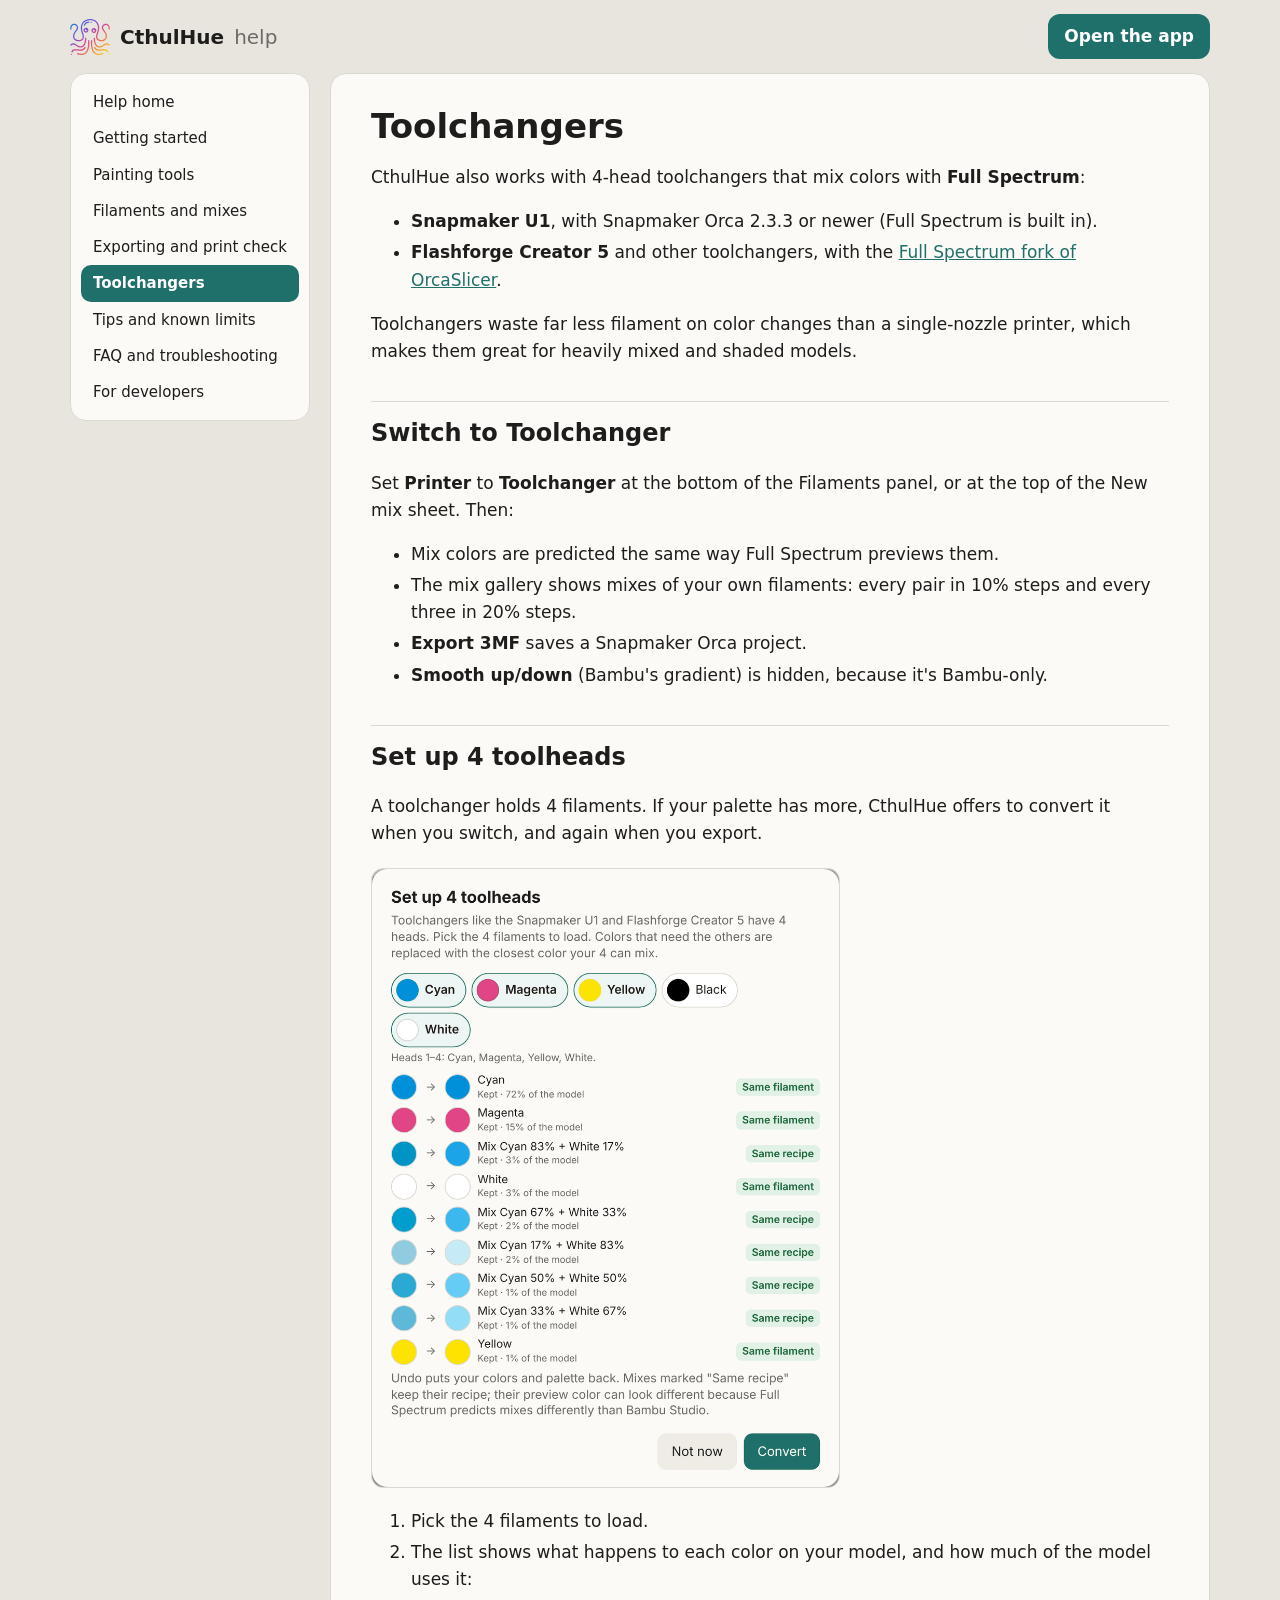
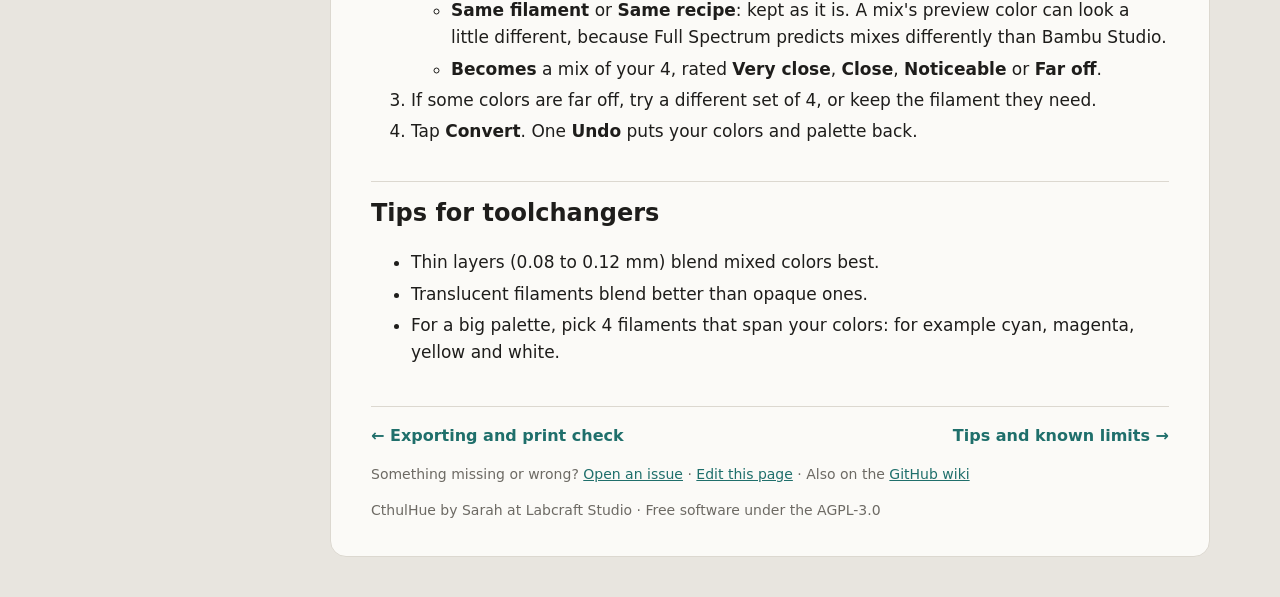
<file: help/Toolchangers.html>
<!DOCTYPE html>
<html lang="en">
<head>
<meta charset="utf-8">
<meta name="viewport" content="width=device-width, initial-scale=1">
<title>Toolchangers · CthulHue help</title>
<meta name="description" content="CthulHue also works with 4-head toolchangers that mix colors with Full Spectrum:">
<link rel="stylesheet" href="help.css">
<script>try { var t = JSON.parse(localStorage.getItem('labcraft.theme') || 'null'); if (t) document.documentElement.dataset.theme = t; } catch (e) {}</script>
</head>
<body>
<svg width="0" height="0" style="position:absolute" aria-hidden="true"><defs><linearGradient id="logoGrad" x1="0" y1="0" x2="1" y2="1"><stop offset="0" stop-color="#0090DA"/><stop offset=".33" stop-color="#7B4FD6"/><stop offset=".55" stop-color="#E24585"/><stop offset=".78" stop-color="#F59A23"/><stop offset="1" stop-color="#FCE300"/></linearGradient><symbol id="logoMark" viewBox="0 0 1617 1465"><path fill="url(#logoGrad)" fill-rule="evenodd" d="M40.5,1462.6C31.2,1458.2 26.0,1450.0 26.0,1439.5C26.0,1412.8 62.8,1405.1 74.1,1429.5C76.2,1434.1 76.6,1442.4 74.8,1448.1C70.8,1461.6 53.6,1468.8 40.5,1462.6ZM437.0,1464.3C402.7,1461.7 359.9,1453.2 319.5,1441.0C295.8,1433.8 288.8,1430.7 284.5,1425.7C280.9,1421.6 278.0,1414.0 278.0,1408.9C278.0,1400.2 285.0,1389.7 293.4,1385.9C300.4,1382.7 306.4,1383.4 325.3,1389.5C360.1,1400.5 388.1,1407.0 419.3,1411.2C438.8,1413.8 483.3,1414.4 498.5,1412.2C552.3,1404.5 591.1,1385.8 625.8,1351.0C679.2,1297.5 713.1,1210.6 726.4,1093.0C730.1,1061.0 731.2,1040.4 731.7,995.5C732.2,950.9 731.7,933.3 728.8,896.9C727.9,885.1 727.9,881.3 729.0,877.6C730.8,871.2 735.0,865.7 740.7,862.3C744.8,859.9 746.6,859.5 753.0,859.5C761.5,859.5 766.3,861.5 771.7,867.2C776.5,872.2 778.1,877.1 779.5,892.0C782.5,922.3 783.2,944.7 782.7,996.5C782.2,1048.1 781.4,1064.2 777.5,1098.5C759.3,1255.1 706.2,1364.2 620.0,1421.5C607.1,1430.1 583.5,1442.0 568.6,1447.5C546.8,1455.5 519.3,1461.6 494.0,1463.9C483.5,1464.9 448.0,1465.1 437.0,1464.3ZM1139.0,1464.3C1078.7,1458.3 1031.7,1440.3 990.0,1407.2C969.9,1391.3 946.5,1365.5 930.6,1341.6C873.5,1256.2 843.9,1125.3 846.3,969.0C847.1,921.6 849.3,887.6 852.5,876.3C855.3,866.6 865.8,859.0 876.5,859.0C887.2,859.0 897.4,866.7 900.4,877.1C901.8,882.0 901.8,884.3 900.5,900.5C895.3,963.1 896.7,1039.5 904.0,1100.0C915.8,1197.0 941.8,1272.1 982.1,1326.3C997.4,1346.6 1018.6,1366.7 1039.0,1379.9C1049.9,1386.9 1070.7,1396.9 1083.6,1401.4C1095.1,1405.3 1111.9,1409.3 1127.7,1411.7C1141.1,1413.8 1188.2,1414.0 1203.5,1412.1C1235.7,1408.1 1269.6,1400.5 1302.4,1390.0C1327.1,1382.1 1333.4,1382.2 1342.5,1390.2C1348.4,1395.4 1351.0,1401.1 1351.0,1408.8C1351.0,1418.0 1347.8,1424.5 1340.7,1429.7C1336.9,1432.5 1307.8,1442.2 1285.9,1447.9C1240.1,1459.9 1202.3,1465.1 1163.6,1464.8C1152.0,1464.8 1140.9,1464.5 1139.0,1464.3ZM1582.6,1463.5C1570.1,1459.0 1563.2,1445.0 1567.2,1431.8C1568.7,1426.7 1575.4,1419.2 1580.5,1416.9C1585.7,1414.5 1596.8,1414.4 1601.3,1416.6C1607.7,1419.9 1611.3,1423.3 1613.8,1428.8C1619.9,1442.1 1614.6,1456.6 1601.5,1462.6C1595.8,1465.3 1588.6,1465.7 1582.6,1463.5ZM67.2,1362.3C61.5,1360.3 54.6,1353.2 52.6,1347.3C50.4,1340.8 50.6,1336.4 53.6,1326.8C64.3,1292.6 90.7,1261.4 123.0,1244.6C136.0,1237.9 144.4,1234.9 159.0,1231.7C180.0,1227.1 186.8,1226.5 218.5,1226.5C251.8,1226.6 255.2,1226.9 314.6,1235.0C366.2,1242.1 379.2,1243.3 404.5,1243.3C454.7,1243.3 494.0,1232.9 527.7,1210.7C549.8,1196.1 564.4,1180.6 583.4,1151.5C590.0,1141.3 595.3,1137.8 604.6,1137.2C612.9,1136.6 618.9,1138.9 624.5,1144.5C628.9,1148.8 632.0,1155.9 632.0,1161.5C632.0,1167.9 628.8,1175.0 620.1,1188.1C583.3,1243.6 530.3,1277.3 460.4,1289.9C441.1,1293.4 426.1,1294.3 395.9,1293.7C366.4,1293.2 361.0,1292.7 315.0,1286.4C259.5,1278.7 251.6,1277.9 224.5,1277.3C203.5,1276.9 196.2,1277.1 186.7,1278.4C170.2,1280.7 157.3,1284.2 147.9,1288.9C137.2,1294.3 131.9,1298.3 122.8,1307.8C112.5,1318.6 106.7,1328.6 99.6,1348.1C95.1,1360.4 80.3,1367.0 67.2,1362.3ZM1517.4,1361.5C1509.9,1357.8 1507.4,1354.5 1502.0,1341.3C1495.5,1325.2 1490.0,1316.2 1481.0,1307.0C1459.4,1284.9 1434.8,1277.0 1387.0,1277.0C1363.4,1277.0 1345.2,1278.7 1296.5,1285.4C1251.8,1291.6 1240.3,1292.8 1218.5,1294.0C1176.2,1296.2 1135.5,1290.9 1100.0,1278.5C1087.6,1274.2 1065.5,1263.8 1055.0,1257.3C1035.3,1245.1 1012.6,1225.2 998.3,1207.5C990.6,1198.0 977.7,1178.8 975.0,1172.8C972.6,1167.5 972.4,1157.4 974.5,1152.2C976.6,1147.3 982.5,1141.2 987.5,1138.9C992.1,1136.8 1000.4,1136.4 1006.1,1138.1C1012.3,1140.0 1016.3,1144.2 1026.4,1159.3C1041.9,1182.6 1055.0,1196.0 1075.9,1210.1C1104.6,1229.5 1138.0,1239.9 1181.5,1243.0C1206.8,1244.9 1229.4,1243.2 1286.4,1235.4C1340.1,1228.1 1351.8,1226.9 1377.6,1226.3C1439.4,1224.9 1476.7,1235.4 1508.7,1263.2C1527.4,1279.5 1542.3,1301.6 1550.0,1324.6C1554.7,1338.3 1553.8,1347.3 1547.1,1355.1C1539.8,1363.8 1527.3,1366.4 1517.4,1361.5ZM404.5,1161.4C367.5,1157.3 330.7,1145.4 298.1,1127.0C291.8,1123.4 272.6,1111.3 255.6,1100.1C215.0,1073.4 204.4,1067.0 187.5,1058.9C171.4,1051.2 159.3,1046.9 144.7,1043.9C131.5,1041.2 112.6,1041.7 101.0,1045.0C82.0,1050.5 68.3,1059.1 46.2,1079.2C37.5,1087.1 31.6,1089.6 23.5,1088.7C16.8,1088.0 11.3,1085.2 6.8,1080.2C2.4,1075.4 0.6,1070.2 0.7,1063.0C0.7,1054.7 3.8,1049.3 13.9,1039.9C65.2,991.7 118.1,979.7 182.2,1001.6C196.8,1006.6 222.2,1018.6 237.0,1027.5C242.2,1030.7 260.7,1042.6 278.0,1054.0C295.3,1065.4 313.9,1077.3 319.3,1080.4C375.5,1113.3 437.4,1120.1 482.7,1098.4C495.1,1092.5 507.9,1083.1 520.9,1070.5C540.1,1051.9 552.6,1034.6 565.1,1009.7C580.8,978.4 589.3,951.4 596.4,909.2C604.4,862.4 606.5,837.9 605.7,803.2C605.3,783.4 605.4,778.1 606.6,774.7C609.9,765.3 617.8,759.2 627.9,758.3C636.4,757.5 642.7,759.9 648.3,765.9C655.2,773.3 656.1,777.2 656.7,805.2C657.5,838.2 655.0,868.6 647.9,910.5C639.2,962.3 629.8,993.4 612.0,1029.5C598.3,1057.2 585.2,1076.8 567.9,1095.5C534.3,1131.8 501.1,1151.1 458.5,1159.1C447.7,1161.1 414.9,1162.5 404.5,1161.4ZM1170.3,1160.9C1138.3,1157.2 1107.0,1144.7 1082.0,1125.8C1028.4,1085.2 990.6,1019.2 974.1,937.3C962.3,879.0 957.5,823.0 961.0,786.8C962.1,775.1 963.8,770.9 969.2,765.3C981.9,752.3 1004.3,757.5 1010.4,774.7C1011.6,778.0 1011.7,783.5 1011.3,803.6C1010.5,838.0 1012.7,862.5 1020.6,909.2C1027.7,951.4 1036.2,978.4 1051.9,1009.7C1075.9,1057.6 1110.9,1091.6 1149.3,1104.4C1164.2,1109.3 1172.8,1110.5 1194.5,1110.4C1212.3,1110.4 1215.9,1110.1 1227.4,1107.6C1252.0,1102.5 1275.8,1093.3 1297.5,1080.6C1303.0,1077.4 1321.7,1065.4 1339.0,1054.0C1375.6,1030.0 1382.2,1025.9 1398.5,1017.4C1430.4,1000.8 1459.2,992.3 1487.0,991.3C1522.7,990.0 1553.2,1000.3 1584.5,1024.0C1598.0,1034.2 1610.1,1046.0 1613.5,1052.1C1622.0,1067.7 1611.5,1086.9 1593.5,1088.7C1585.4,1089.6 1579.5,1087.1 1570.8,1079.2C1553.4,1063.4 1543.8,1056.5 1530.3,1050.4C1516.1,1043.9 1509.4,1042.5 1492.0,1042.5C1478.2,1042.5 1475.3,1042.8 1465.5,1045.4C1451.6,1049.0 1439.9,1053.5 1424.0,1061.6C1409.5,1068.9 1400.2,1074.7 1361.0,1100.4C1345.3,1110.7 1327.4,1122.1 1321.2,1125.7C1290.0,1143.8 1252.5,1156.5 1218.4,1160.5C1204.7,1162.1 1182.2,1162.3 1170.3,1160.9ZM328.0,909.0C292.6,905.5 257.3,895.5 227.6,880.2C167.8,849.7 130.8,798.6 120.4,732.5C117.8,715.9 118.1,683.9 120.9,665.1C126.7,626.8 141.7,585.5 163.8,546.5C172.8,530.6 189.3,506.6 211.8,476.3C251.4,423.1 263.4,402.4 270.8,375.1C273.0,366.7 273.3,363.5 273.4,349.5C273.4,330.7 271.8,323.4 264.4,308.0C248.6,275.1 222.6,253.0 188.9,243.8C181.5,241.8 178.2,241.5 162.0,241.5C140.5,241.5 133.2,243.0 117.1,250.6C89.8,263.5 71.2,286.9 60.7,322.0C54.2,343.3 52.8,354.7 52.1,390.5C51.4,425.5 51.3,426.2 45.1,433.3C35.4,444.3 17.1,444.0 7.5,432.7C1.4,425.6 0.6,421.0 0.7,392.0C0.7,356.7 3.5,335.0 11.6,307.5C21.0,275.7 34.6,252.4 56.2,231.5C78.4,209.9 107.2,196.0 140.0,191.0C152.1,189.2 175.8,189.6 189.0,191.9C253.0,202.9 305.2,252.2 321.6,317.3C325.4,332.4 326.1,356.7 323.1,373.5C319.0,396.2 308.3,423.3 294.0,447.0C284.7,462.5 273.3,478.8 251.4,508.2C222.5,546.8 212.0,563.0 198.8,589.4C185.5,615.8 177.0,640.1 171.8,666.0C168.7,681.4 168.5,717.4 171.3,731.3C178.0,764.1 196.1,795.1 220.3,814.8C242.7,833.1 272.4,846.9 303.5,853.3C324.4,857.7 331.8,858.3 358.6,857.7C380.4,857.3 385.0,856.9 395.7,854.6C450.5,842.9 488.5,812.7 502.9,769.4C511.6,743.3 512.8,710.9 506.4,676.1C501.6,649.8 496.7,633.8 474.6,571.9C454.6,515.5 447.6,491.2 441.5,455.5C420.1,330.1 445.3,212.2 511.0,130.6C522.6,116.2 547.7,91.3 561.0,81.1C615.3,39.1 682.1,12.9 759.0,3.3C779.7,0.7 834.3,0.7 855.0,3.3C887.1,7.3 911.8,12.9 941.3,22.9C1002.9,43.8 1043.3,67.0 1079.3,101.9C1113.2,134.8 1137.5,171.1 1154.8,215.0C1187.1,296.6 1191.8,394.8 1167.9,491.8C1162.2,515.2 1157.7,529.2 1141.0,575.9C1125.3,619.9 1118.8,639.8 1114.6,657.1C1104.1,700.3 1104.0,741.7 1114.5,771.0C1121.0,789.0 1130.2,803.1 1144.2,816.6C1164.8,836.4 1193.9,850.0 1228.5,856.1C1245.9,859.1 1279.2,859.4 1297.5,856.6C1342.3,849.8 1379.3,832.6 1405.6,806.5C1427.3,784.9 1440.5,759.5 1446.1,728.5C1448.0,717.9 1448.2,714.1 1447.7,696.0C1447.3,678.2 1446.8,673.6 1444.2,661.5C1437.3,629.4 1424.0,596.9 1404.2,564.0C1394.7,548.1 1387.9,538.3 1364.9,507.5C1333.6,465.4 1321.4,446.5 1309.5,421.7C1287.2,375.1 1283.5,330.2 1298.9,290.5C1305.5,273.3 1315.9,258.1 1331.5,242.5C1345.6,228.5 1357.7,219.9 1376.5,210.6C1403.2,197.3 1424.1,192.1 1454.0,191.3C1476.8,190.7 1489.4,192.4 1507.0,198.5C1565.8,219.0 1602.5,269.2 1613.4,344.0C1617.2,370.3 1617.8,411.7 1614.5,423.5C1609.3,442.2 1584.2,447.6 1571.6,432.8C1565.5,425.8 1565.0,422.6 1565.0,394.8C1565.0,359.4 1562.2,338.1 1554.5,316.0C1543.2,283.7 1526.1,263.1 1500.5,251.0C1482.9,242.6 1466.9,240.0 1447.0,242.0C1403.8,246.4 1365.0,270.8 1348.9,303.5C1342.7,316.2 1340.8,325.1 1340.7,341.5C1340.7,356.9 1342.1,365.5 1347.1,380.1C1356.0,406.4 1368.1,426.3 1406.5,478.1C1428.1,507.2 1444.4,531.0 1453.2,546.5C1475.4,585.6 1490.4,627.1 1496.1,665.5C1498.9,684.1 1499.1,716.4 1496.6,732.5C1485.8,800.8 1446.7,852.9 1383.5,883.1C1357.4,895.5 1330.6,903.4 1300.0,907.7C1281.1,910.3 1244.1,910.1 1225.5,907.2C1178.0,899.8 1138.7,881.8 1110.0,854.3C1079.5,825.1 1063.2,792.3 1057.4,748.5C1055.0,730.1 1055.9,693.6 1059.4,673.4C1064.6,643.0 1071.5,619.3 1091.5,563.5C1106.8,520.8 1112.9,502.3 1117.1,485.5C1141.2,390.3 1136.0,296.5 1102.5,222.0C1077.6,166.4 1035.0,121.2 982.9,95.0C942.3,74.5 895.8,59.9 854.0,54.4C834.9,51.9 790.5,51.4 771.0,53.4C710.1,59.8 657.0,78.0 611.0,108.1C580.3,128.2 552.5,156.5 533.3,187.0C488.7,257.9 474.3,352.4 492.6,453.0C498.3,484.3 503.7,502.4 525.5,563.5C553.2,641.0 559.8,668.9 560.7,711.6C561.4,743.2 559.0,762.1 551.4,785.0C542.3,812.3 529.2,832.9 507.9,853.5C478.3,882.1 439.9,899.8 391.5,907.1C376.4,909.4 342.8,910.4 328.0,909.0ZM952.6,568.0C923.8,563.4 898.1,547.3 882.1,523.7C876.9,516.1 871.1,502.8 868.3,492.2C866.0,483.8 865.7,480.5 865.7,467.5C865.7,454.6 866.1,451.2 868.3,442.9C873.1,424.7 881.9,409.3 894.7,396.5C916.0,375.1 946.2,364.1 975.2,367.1C1000.2,369.6 1020.2,379.0 1037.6,396.4C1050.5,409.4 1057.9,421.9 1063.7,440.6C1066.2,448.8 1066.4,450.9 1066.4,467.0C1066.5,487.4 1065.0,495.0 1057.5,510.7C1051.9,522.5 1048.4,527.6 1038.6,537.8C1025.2,551.8 1008.8,561.2 989.9,565.9C980.2,568.3 961.3,569.3 952.6,568.0ZM625.8,554.4C616.7,552.8 603.9,548.2 596.1,543.9C571.2,529.9 553.7,507.3 546.4,479.5C544.1,470.9 543.7,467.5 543.7,455.0C543.7,442.5 544.1,439.1 546.4,430.5C561.9,371.6 622.1,339.9 679.5,360.4C709.1,371.0 732.0,395.7 741.7,427.5C744.2,435.9 744.4,437.7 744.4,455.0C744.4,472.3 744.2,474.1 741.7,482.5C730.3,519.8 701.5,546.4 664.3,553.9C652.5,556.3 637.5,556.5 625.8,554.4ZM975.6,516.9C990.5,514.2 1004.1,503.7 1011.2,489.2C1015.2,481.2 1015.5,480.2 1015.8,470.4C1016.4,456.5 1016.2,456.2 1010.3,460.3C1002.9,465.5 998.1,467.0 988.5,467.0C976.6,467.0 970.3,464.5 962.4,456.6C958.0,452.1 955.7,448.9 954.1,444.7C951.9,438.6 951.1,428.3 952.4,422.2C953.1,419.1 953.1,419.0 950.6,419.9C938.0,424.8 927.2,434.2 921.6,445.3C903.1,482.2 934.9,524.3 975.6,516.9ZM656.0,503.9C667.7,501.2 681.3,491.3 687.3,480.9C692.2,472.5 694.0,465.6 694.0,454.8C694.0,448.9 693.6,445.0 693.0,445.0C692.4,445.0 690.1,446.3 687.9,448.0C678.1,455.1 665.8,456.8 653.9,452.8C648.7,451.1 646.3,449.5 640.9,444.1C631.9,435.1 629.7,429.2 630.2,416.2C630.4,411.2 630.2,407.0 629.8,407.0C626.7,407.0 613.8,415.0 608.8,420.0C589.4,439.5 589.5,470.5 609.0,490.0C616.1,497.1 622.8,501.2 631.1,503.4C637.5,505.1 649.7,505.4 656.0,503.9ZM569.9,275.2C560.5,270.4 555.2,260.9 556.3,250.5C557.4,239.3 567.2,216.2 577.6,200.2C606.1,156.3 650.8,125.5 708.2,110.5C725.7,106.0 747.8,102.0 756.5,101.8C772.0,101.5 782.9,111.7 783.0,126.6C783.0,133.7 781.3,138.5 776.8,143.5C771.9,149.1 767.1,151.0 750.6,153.6C723.2,158.0 705.3,163.4 684.4,173.4C663.1,183.7 647.8,195.1 632.2,212.3C621.2,224.5 611.9,240.6 606.6,256.6C603.8,265.0 601.1,269.6 596.7,273.0C589.3,278.8 578.7,279.7 569.9,275.2ZM851.9,163.7C845.9,161.5 841.4,158.2 838.7,154.3C835.0,148.9 834.0,145.7 834.0,139.1C834.0,122.0 851.0,109.9 867.1,115.5C884.3,121.6 889.6,142.5 877.6,156.7C872.2,163.1 859.5,166.5 851.9,163.7Z"/></symbol></defs></svg>
<header>
  <a class="brand" href="index.html"><svg class="logo" viewBox="0 0 1617 1465" aria-hidden="true"><use href="#logoMark"/></svg>CthulHue <span>help</span></a>
  <a class="open" href="../">Open the app</a>
</header>
<div class="wrap">
<nav aria-label="Help pages">
<a href="index.html">Help home</a>
<a href="Getting-started.html">Getting started</a>
<a href="Painting-tools.html">Painting tools</a>
<a href="Filaments-and-mixes.html">Filaments and mixes</a>
<a href="Exporting.html">Exporting and print check</a>
<a href="Toolchangers.html" class="on" aria-current="page">Toolchangers</a>
<a href="Tips-and-limits.html">Tips and known limits</a>
<a href="FAQ.html">FAQ and troubleshooting</a>
<a href="For-developers.html">For developers</a>
</nav>
<main>
<h1>Toolchangers</h1>
<p>CthulHue also works with 4-head toolchangers that mix colors with <strong>Full Spectrum</strong>:</p>
<ul><li><strong>Snapmaker U1</strong>, with Snapmaker Orca 2.3.3 or newer (Full Spectrum is built in).</li><li><strong>Flashforge Creator 5</strong> and other toolchangers, with the <a href="https://github.com/ratdoux/OrcaSlicer-FullSpectrum">Full Spectrum fork of OrcaSlicer</a>.</li></ul>
<p>Toolchangers waste far less filament on color changes than a single-nozzle printer, which makes them great for heavily mixed and shaded models.</p>
<h2 id="switch-to-toolchanger">Switch to Toolchanger</h2>
<p>Set <strong>Printer</strong> to <strong>Toolchanger</strong> at the bottom of the Filaments panel, or at the top of the New mix sheet. Then:</p>
<ul><li>Mix colors are predicted the same way Full Spectrum previews them.</li><li>The mix gallery shows mixes of your own filaments: every pair in 10% steps and every three in 20% steps.</li><li><strong>Export 3MF</strong> saves a Snapmaker Orca project.</li><li><strong>Smooth up/down</strong> (Bambu's gradient) is hidden, because it's Bambu-only.</li></ul>
<h2 id="set-up-4-toolheads">Set up 4 toolheads</h2>
<p>A toolchanger holds 4 filaments. If your palette has more, CthulHue offers to convert it when you switch, and again when you export.</p>
<figure><img src="images/toolheads.png" alt="Setting up 4 toolheads" loading="lazy"></figure>
<ol><li>Pick the 4 filaments to load.</li><li>The list shows what happens to each color on your model, and how much of the model uses it:<ul><li><strong>Same filament</strong> or <strong>Same recipe</strong>: kept as it is. A mix's preview color can look a little different, because Full Spectrum predicts mixes differently than Bambu Studio.</li><li><strong>Becomes</strong> a mix of your 4, rated <strong>Very close</strong>, <strong>Close</strong>, <strong>Noticeable</strong> or <strong>Far off</strong>.</li></ul></li><li>If some colors are far off, try a different set of 4, or keep the filament they need.</li><li>Tap <strong>Convert</strong>. One <strong>Undo</strong> puts your colors and palette back.</li></ol>
<h2 id="tips-for-toolchangers">Tips for toolchangers</h2>
<ul><li>Thin layers (0.08 to 0.12 mm) blend mixed colors best.</li><li>Translucent filaments blend better than opaque ones.</li><li>For a big palette, pick 4 filaments that span your colors: for example cyan, magenta, yellow and white.</li></ul>
<footer>
  <div class="pn"><a href="Exporting.html">← Exporting and print check</a><a href="Tips-and-limits.html">Tips and known limits →</a></div>
  <p>Something missing or wrong? <a href="https://github.com/LabcraftStudio/CthulHue/issues">Open an issue</a> · <a href="https://github.com/LabcraftStudio/CthulHue/edit/main/docs/Toolchangers.md">Edit this page</a> · Also on the <a href="https://github.com/LabcraftStudio/CthulHue/wiki/Toolchangers">GitHub wiki</a></p>
  <p>CthulHue by Sarah at Labcraft Studio · Free software under the AGPL-3.0</p>
</footer>
</main>
</div>
</body>
</html>
</file>
<file: help/help.css>
/* Generated by build_help.py. Colors match the app (src/app.html). */
:root{--bg:#e8e5df;--panel:#fbfaf7;--ink:#1e1d1b;--muted:#6d6a64;--line:#dcd8d0;--accent:#1f6f6b;--accent-ink:#fff;--code:#efece6}
:root[data-theme=dark]{--bg:#17181b;--panel:#232428;--ink:#ecebe8;--muted:#a19e98;--line:#3a3b40;--accent:#4fb3ac;--accent-ink:#0f1f1e;--code:#2c2d32}
@media (prefers-color-scheme:dark){:root:not([data-theme=light]){--bg:#17181b;--panel:#232428;--ink:#ecebe8;--muted:#a19e98;--line:#3a3b40;--accent:#4fb3ac;--accent-ink:#0f1f1e;--code:#2c2d32}}
*{box-sizing:border-box}
html{-webkit-text-size-adjust:100%}
body{margin:0;background:var(--bg);color:var(--ink);font:17px/1.6 -apple-system,BlinkMacSystemFont,"Segoe UI",system-ui,sans-serif}
a{color:var(--accent)}
header{display:flex;align-items:center;justify-content:space-between;gap:12px;padding:14px 20px;max-width:1180px;margin:0 auto}
.brand{display:flex;align-items:center;gap:10px;font-weight:700;font-size:20px;color:var(--ink);text-decoration:none}
.brand span{font-weight:400;color:var(--muted)}
.logo{width:40px;height:36px}
.open{background:var(--accent);color:var(--accent-ink);text-decoration:none;font-weight:600;padding:9px 16px;border-radius:12px;white-space:nowrap}
.wrap{display:grid;grid-template-columns:240px minmax(0,1fr);gap:20px;max-width:1180px;margin:0 auto;padding:0 20px 40px}
nav{position:sticky;top:16px;align-self:start;background:var(--panel);border:1px solid var(--line);border-radius:16px;padding:10px}
nav a{display:block;padding:8px 12px;border-radius:10px;color:var(--ink);text-decoration:none;font-size:15px;line-height:1.35}
nav a:hover{background:var(--code)}
nav a.on{background:var(--accent);color:var(--accent-ink);font-weight:600}
main{background:var(--panel);border:1px solid var(--line);border-radius:16px;padding:28px 40px 20px;min-width:0}
h1{font-size:34px;line-height:1.2;margin:4px 0 16px}
h2{font-size:24px;margin:36px 0 8px;padding-top:12px;border-top:1px solid var(--line)}
h3{font-size:19px;margin:26px 0 6px}
p,li{max-width:46em}
li{margin:4px 0}
li>ul,li>ol{margin:4px 0}
code{background:var(--code);padding:1px 6px;border-radius:6px;font-size:.88em;font-family:ui-monospace,Menlo,monospace}
pre{background:var(--code);padding:14px 16px;border-radius:12px;overflow:auto;font-size:14px;line-height:1.5}
pre code{background:none;padding:0}
figure{margin:20px 0}
img{max-width:100%;max-height:620px;width:auto;height:auto;border-radius:12px;border:1px solid var(--line);display:block}
.table{overflow-x:auto;margin:14px 0}
table{border-collapse:collapse;font-size:15px;min-width:60%}
th,td{text-align:left;padding:8px 12px;border-bottom:1px solid var(--line);vertical-align:top}
th{color:var(--muted);font-weight:600}
footer{margin-top:40px;padding-top:16px;border-top:1px solid var(--line);color:var(--muted);font-size:14px}
.pn{display:flex;justify-content:space-between;gap:12px;margin-bottom:12px;font-size:16px}
.pn a{text-decoration:none;font-weight:600}
@media (max-width:820px){
  .wrap{grid-template-columns:1fr}
  nav{position:static;display:flex;flex-wrap:wrap;gap:4px}
  nav a{padding:6px 10px;font-size:14px}
  main{padding:20px 18px}
  h1{font-size:28px}
}
</file>
